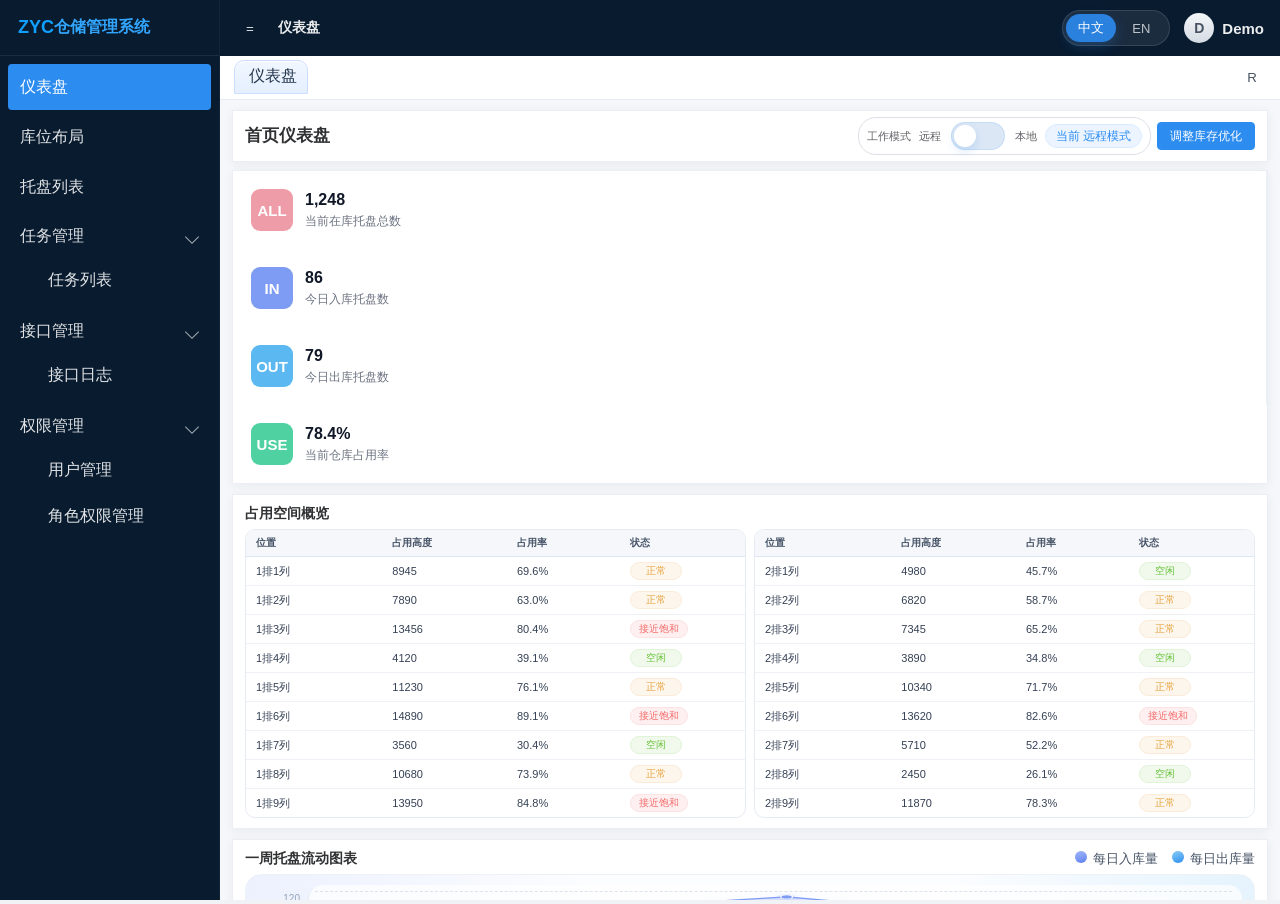
<file: index.html>
<!DOCTYPE html>
<html lang="zh-CN">
<head>
  <meta charset="UTF-8" />
  <meta name="viewport" content="width=device-width, initial-scale=1.0" />
  <title>ZYC WMS</title>
  <link rel="stylesheet" href="./assets/main.css" />
</head>
<body>
  <div class="layout-shell">
    <aside class="sidebar">
      <div class="brand">
        <span class="brand-mark">ZYC</span>
        <span class="brand-name">仓储管理系统</span>
      </div>

      <nav class="menu-tree">
        <button class="menu-link menu-link-root active" type="button" data-page="dashboard" data-menu-id="menu-dashboard">仪表盘</button>

        <button class="menu-link menu-link-root" type="button" data-page="location-layout" data-menu-id="menu-location-layout">库位布局</button>

        <button class="menu-link menu-link-root" type="button" data-page="pallet-list" data-menu-id="menu-pallet-list">托盘列表</button>

        <section class="menu-group open">
          <button class="menu-parent" type="button" data-group-toggle>
            <span>任务管理</span>
            <span class="menu-arrow" aria-hidden="true"></span>
          </button>
          <div class="menu-children">
            <button class="menu-link" type="button" data-page="task-list" data-menu-id="menu-task-list">任务列表</button>
          </div>
        </section>

        <section class="menu-group open">
          <button class="menu-parent" type="button" data-group-toggle>
            <span>接口管理</span>
            <span class="menu-arrow" aria-hidden="true"></span>
          </button>
          <div class="menu-children">
            <button class="menu-link" type="button" data-page="process-log" data-menu-id="menu-process-log">接口日志</button>
          </div>
        </section>

        <section class="menu-group open">
          <button class="menu-parent" type="button" data-group-toggle>
            <span>权限管理</span>
            <span class="menu-arrow" aria-hidden="true"></span>
          </button>
          <div class="menu-children">
            <button class="menu-link" type="button" data-page="user-management" data-menu-id="menu-user-management">用户管理</button>
            <button class="menu-link" type="button" data-page="role-permission" data-menu-id="menu-role-permission">角色权限管理</button>
          </div>
        </section>
      </nav>
    </aside>

    <main class="main-shell">
      <header class="global-header">
        <div class="header-left">
          <button class="header-btn" type="button">=</button>
          <div class="header-path">
            <span id="headerGroup">工作空间</span>
            <span id="headerSlash">/</span>
            <strong id="headerTitle">仪表盘</strong>
          </div>
        </div>

        <div class="header-right">
          <div class="lang-switch" id="langSwitch" aria-label="Language">
            <button class="lang-btn active" type="button" data-lang="zh">中文</button>
            <button class="lang-btn" type="button" data-lang="en">EN</button>
          </div>
          <div class="user-box">
            <span class="avatar">D</span>
            <span>Demo</span>
          </div>
        </div>
      </header>

      <section class="tabs-strip">
        <div class="tabs">
          <div class="tabs-list" id="tabsList"></div>
          <button class="refresh-btn" type="button" onclick="document.getElementById('contentFrame').contentWindow.location.reload()">R</button>
        </div>
      </section>

      <section class="frame-shell">
        <iframe id="contentFrame" title="ZYC WMS 原型内容区域" src="./pages/dashboard.html"></iframe>
      </section>
    </main>
  </div>

  <script src="./assets/i18n.js"></script>
  <script src="./assets/main.js"></script>
</body>
</html>
</file>
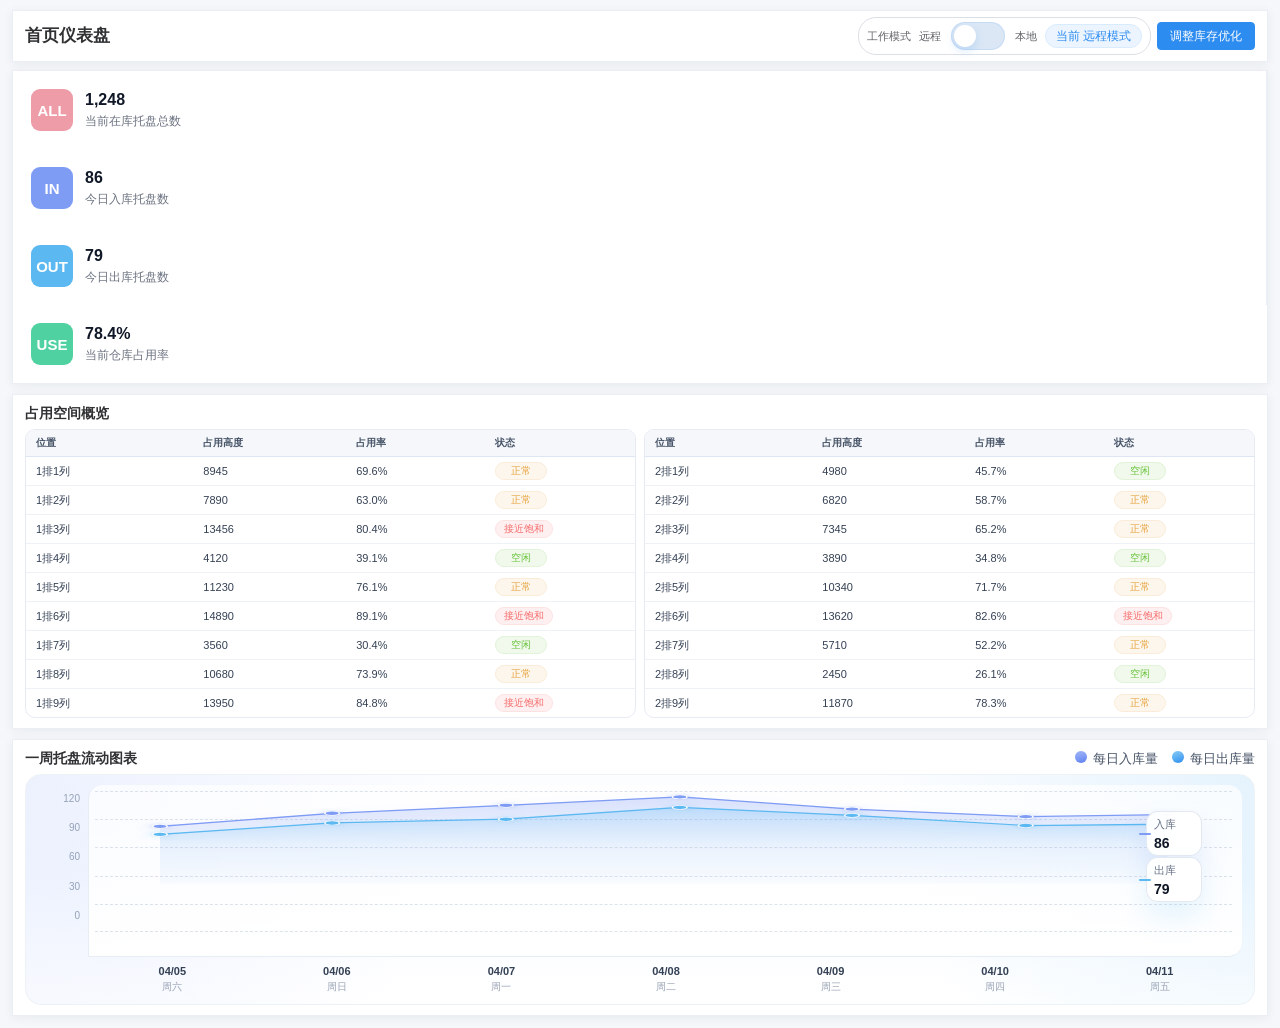
<file: pages/dashboard.html>
<!DOCTYPE html>
<html lang="zh-CN">
<head>
  <meta charset="UTF-8" />
  <meta name="viewport" content="width=device-width, initial-scale=1.0" />
  <title>仪表盘</title>
  <link rel="stylesheet" href="../assets/page.css" />
</head>
<body>
  <div class="page dashboard-page">
    <section class="page-header">
      <div>
        <h1>首页仪表盘</h1>
      </div>
      <div class="header-actions">
        <div class="mode-switch-shell">
          <span class="mode-switch-copy">工作模式</span>
          <label class="mode-switch" for="workModeToggle">
            <span class="mode-switch-label">远程</span>
            <input id="workModeToggle" type="checkbox" />
            <span class="mode-switch-track" aria-hidden="true"></span>
            <span class="mode-switch-label">本地</span>
          </label>
          <span class="chip info" id="workModeStatus">当前 远程模式</span>
        </div>
        <button class="btn" type="button">调整库存优化</button>
      </div>
    </section>

    <section class="kpi-grid">
      <article class="kpi-card">
        <div class="kpi-icon icon-stock">ALL</div>
        <div>
          <div class="kpi-value">1,248</div>
          <div class="kpi-label">当前在库托盘总数</div>
        </div>
      </article>
      <article class="kpi-card">
        <div class="kpi-icon icon-in">IN</div>
        <div>
          <div class="kpi-value">86</div>
          <div class="kpi-label">今日入库托盘数</div>
        </div>
      </article>
      <article class="kpi-card">
        <div class="kpi-icon icon-out">OUT</div>
        <div>
          <div class="kpi-value">79</div>
          <div class="kpi-label">今日出库托盘数</div>
        </div>
      </article>
      <article class="kpi-card">
        <div class="kpi-icon icon-rate">USE</div>
        <div>
          <div class="kpi-value">78.4%</div>
          <div class="kpi-label">当前仓库占用率</div>
        </div>
      </article>
    </section>

    <section class="dashboard-grid">
      <article class="chart-panel span-full">
        <div class="panel-title">
          <h3>占用空间概览</h3>
        </div>
        <div class="occupancy-overview">
          <article class="occupancy-card">
            <div class="occupancy-table">
              <div class="occupancy-row occupancy-head">
                <span>位置</span>
                <span>占用高度</span>
                <span>占用率</span>
                <span>状态</span>
              </div>
              <div class="occupancy-row">
                <span>1排1列</span>
                <span>8945</span>
                <span>69.6%</span>
                <span class="chip warning">正常</span>
              </div>
              <div class="occupancy-row">
                <span>1排2列</span>
                <span>7890</span>
                <span>63.0%</span>
                <span class="chip warning">正常</span>
              </div>
              <div class="occupancy-row">
                <span>1排3列</span>
                <span>13456</span>
                <span>80.4%</span>
                <span class="chip danger">接近饱和</span>
              </div>
              <div class="occupancy-row">
                <span>1排4列</span>
                <span>4120</span>
                <span>39.1%</span>
                <span class="chip success">空闲</span>
              </div>
              <div class="occupancy-row">
                <span>1排5列</span>
                <span>11230</span>
                <span>76.1%</span>
                <span class="chip warning">正常</span>
              </div>
              <div class="occupancy-row">
                <span>1排6列</span>
                <span>14890</span>
                <span>89.1%</span>
                <span class="chip danger">接近饱和</span>
              </div>
              <div class="occupancy-row">
                <span>1排7列</span>
                <span>3560</span>
                <span>30.4%</span>
                <span class="chip success">空闲</span>
              </div>
              <div class="occupancy-row">
                <span>1排8列</span>
                <span>10680</span>
                <span>73.9%</span>
                <span class="chip warning">正常</span>
              </div>
              <div class="occupancy-row">
                <span>1排9列</span>
                <span>13950</span>
                <span>84.8%</span>
                <span class="chip danger">接近饱和</span>
              </div>
            </div>
          </article>

          <article class="occupancy-card">
            <div class="occupancy-table">
              <div class="occupancy-row occupancy-head">
                <span>位置</span>
                <span>占用高度</span>
                <span>占用率</span>
                <span>状态</span>
              </div>
              <div class="occupancy-row">
                <span>2排1列</span>
                <span>4980</span>
                <span>45.7%</span>
                <span class="chip success">空闲</span>
              </div>
              <div class="occupancy-row">
                <span>2排2列</span>
                <span>6820</span>
                <span>58.7%</span>
                <span class="chip warning">正常</span>
              </div>
              <div class="occupancy-row">
                <span>2排3列</span>
                <span>7345</span>
                <span>65.2%</span>
                <span class="chip warning">正常</span>
              </div>
              <div class="occupancy-row">
                <span>2排4列</span>
                <span>3890</span>
                <span>34.8%</span>
                <span class="chip success">空闲</span>
              </div>
              <div class="occupancy-row">
                <span>2排5列</span>
                <span>10340</span>
                <span>71.7%</span>
                <span class="chip warning">正常</span>
              </div>
              <div class="occupancy-row">
                <span>2排6列</span>
                <span>13620</span>
                <span>82.6%</span>
                <span class="chip danger">接近饱和</span>
              </div>
              <div class="occupancy-row">
                <span>2排7列</span>
                <span>5710</span>
                <span>52.2%</span>
                <span class="chip warning">正常</span>
              </div>
              <div class="occupancy-row">
                <span>2排8列</span>
                <span>2450</span>
                <span>26.1%</span>
                <span class="chip success">空闲</span>
              </div>
              <div class="occupancy-row">
                <span>2排9列</span>
                <span>11870</span>
                <span>78.3%</span>
                <span class="chip warning">正常</span>
              </div>
            </div>
          </article>
        </div>
      </article>

      <article class="chart-panel span-full">
        <div class="panel-title">
          <h3>一周托盘流动图表</h3>
          <div class="chart-legend">
            <span><i class="legend-dot line-inbound"></i>每日入库量</span>
            <span><i class="legend-dot line-outbound"></i>每日出库量</span>
          </div>
        </div>
        <div class="line-chart-shell" role="img" aria-label="最近七天每日托盘入库与出库趋势折线图">
          <div class="line-chart">
            <div class="line-y-axis">
              <span>120</span>
              <span>90</span>
              <span>60</span>
              <span>30</span>
              <span>0</span>
            </div>
            <div class="line-plot-area">
              <div class="line-grid">
                <span></span>
                <span></span>
                <span></span>
                <span></span>
                <span></span>
              </div>
              <svg viewBox="0 0 700 240" preserveAspectRatio="none" aria-hidden="true">
                <defs>
                  <linearGradient id="inboundAreaGradient" x1="0" x2="0" y1="0" y2="1">
                    <stop offset="0%" stop-color="#7f9cf5" stop-opacity="0.28" />
                    <stop offset="55%" stop-color="#7f9cf5" stop-opacity="0.08" />
                    <stop offset="100%" stop-color="#7f9cf5" stop-opacity="0.02" />
                  </linearGradient>
                  <linearGradient id="outboundAreaGradient" x1="0" x2="0" y1="0" y2="1">
                    <stop offset="0%" stop-color="#5bb8f1" stop-opacity="0.22" />
                    <stop offset="55%" stop-color="#5bb8f1" stop-opacity="0.06" />
                    <stop offset="100%" stop-color="#5bb8f1" stop-opacity="0.02" />
                  </linearGradient>
                  <filter id="lineGlow" x="-20%" y="-20%" width="140%" height="140%">
                    <feDropShadow dx="0" dy="8" stdDeviation="10" flood-color="#7f9cf5" flood-opacity="0.16" />
                  </filter>
                  <filter id="lineGlowBlue" x="-20%" y="-20%" width="140%" height="140%">
                    <feDropShadow dx="0" dy="8" stdDeviation="10" flood-color="#5bb8f1" flood-opacity="0.16" />
                  </filter>
                  <filter id="pointGlowInbound" x="-200%" y="-200%" width="400%" height="400%">
                    <feDropShadow dx="0" dy="0" stdDeviation="2.6" flood-color="#7f9cf5" flood-opacity="0.36" />
                    <feDropShadow dx="0" dy="0" stdDeviation="6" flood-color="#7f9cf5" flood-opacity="0.12" />
                  </filter>
                  <filter id="pointGlowOutbound" x="-200%" y="-200%" width="400%" height="400%">
                    <feDropShadow dx="0" dy="0" stdDeviation="2.6" flood-color="#5bb8f1" flood-opacity="0.34" />
                    <feDropShadow dx="0" dy="0" stdDeviation="6" flood-color="#5bb8f1" flood-opacity="0.12" />
                  </filter>
                </defs>
                <path class="line-area line-area-inbound" d="M40 84 L146 53 L253 34 L360 14 L466 43 L573 61 L660 56 L660 220 L40 220 Z"></path>
                <path class="line-area line-area-outbound" d="M40 103 L146 76 L253 67 L360 39 L466 58 L573 82 L660 79 L660 220 L40 220 Z"></path>
                <path class="line-path line-path-inbound" d="M40 84 L146 53 L253 34 L360 14 L466 43 L573 61 L660 56"></path>
                <path class="line-path line-path-outbound" d="M40 103 L146 76 L253 67 L360 39 L466 58 L573 82 L660 79"></path>
                <g class="line-points line-points-inbound">
                  <circle cx="40" cy="84" r="4"></circle>
                  <circle cx="146" cy="53" r="4"></circle>
                  <circle cx="253" cy="34" r="4"></circle>
                  <circle cx="360" cy="14" r="4"></circle>
                  <circle cx="466" cy="43" r="4"></circle>
                  <circle cx="573" cy="61" r="4"></circle>
                  <circle cx="660" cy="56" r="4"></circle>
                </g>
                <g class="line-points line-points-outbound">
                  <circle cx="40" cy="103" r="4"></circle>
                  <circle cx="146" cy="76" r="4"></circle>
                  <circle cx="253" cy="67" r="4"></circle>
                  <circle cx="360" cy="39" r="4"></circle>
                  <circle cx="466" cy="58" r="4"></circle>
                  <circle cx="573" cy="82" r="4"></circle>
                  <circle cx="660" cy="79" r="4"></circle>
                </g>
              </svg>
              <div class="line-end-label inbound" style="left: calc(100% - 96px); top: 26px;">
                <span>入库</span>
                <strong>86</strong>
              </div>
              <div class="line-end-label outbound" style="left: calc(100% - 96px); top: 72px;">
                <span>出库</span>
                <strong>79</strong>
              </div>
            </div>
          </div>
          <div class="line-x-axis">
            <span><strong>04/05</strong><em>周六</em></span>
            <span><strong>04/06</strong><em>周日</em></span>
            <span><strong>04/07</strong><em>周一</em></span>
            <span><strong>04/08</strong><em>周二</em></span>
            <span><strong>04/09</strong><em>周三</em></span>
            <span><strong>04/10</strong><em>周四</em></span>
            <span><strong>04/11</strong><em>周五</em></span>
          </div>
        </div>
      </article>
    </section>
  </div>

  <script src="../assets/i18n.js"></script>
  <script>
    const workModeToggle = document.getElementById('workModeToggle');
    const workModeStatus = document.getElementById('workModeStatus');

    function updateWorkMode() {
      workModeStatus.textContent = workModeToggle.checked ? '当前 本地模式' : '当前 远程模式';
    }

    workModeToggle.addEventListener('change', updateWorkMode);
    updateWorkMode();
  </script>
</body>
</html>
</file>
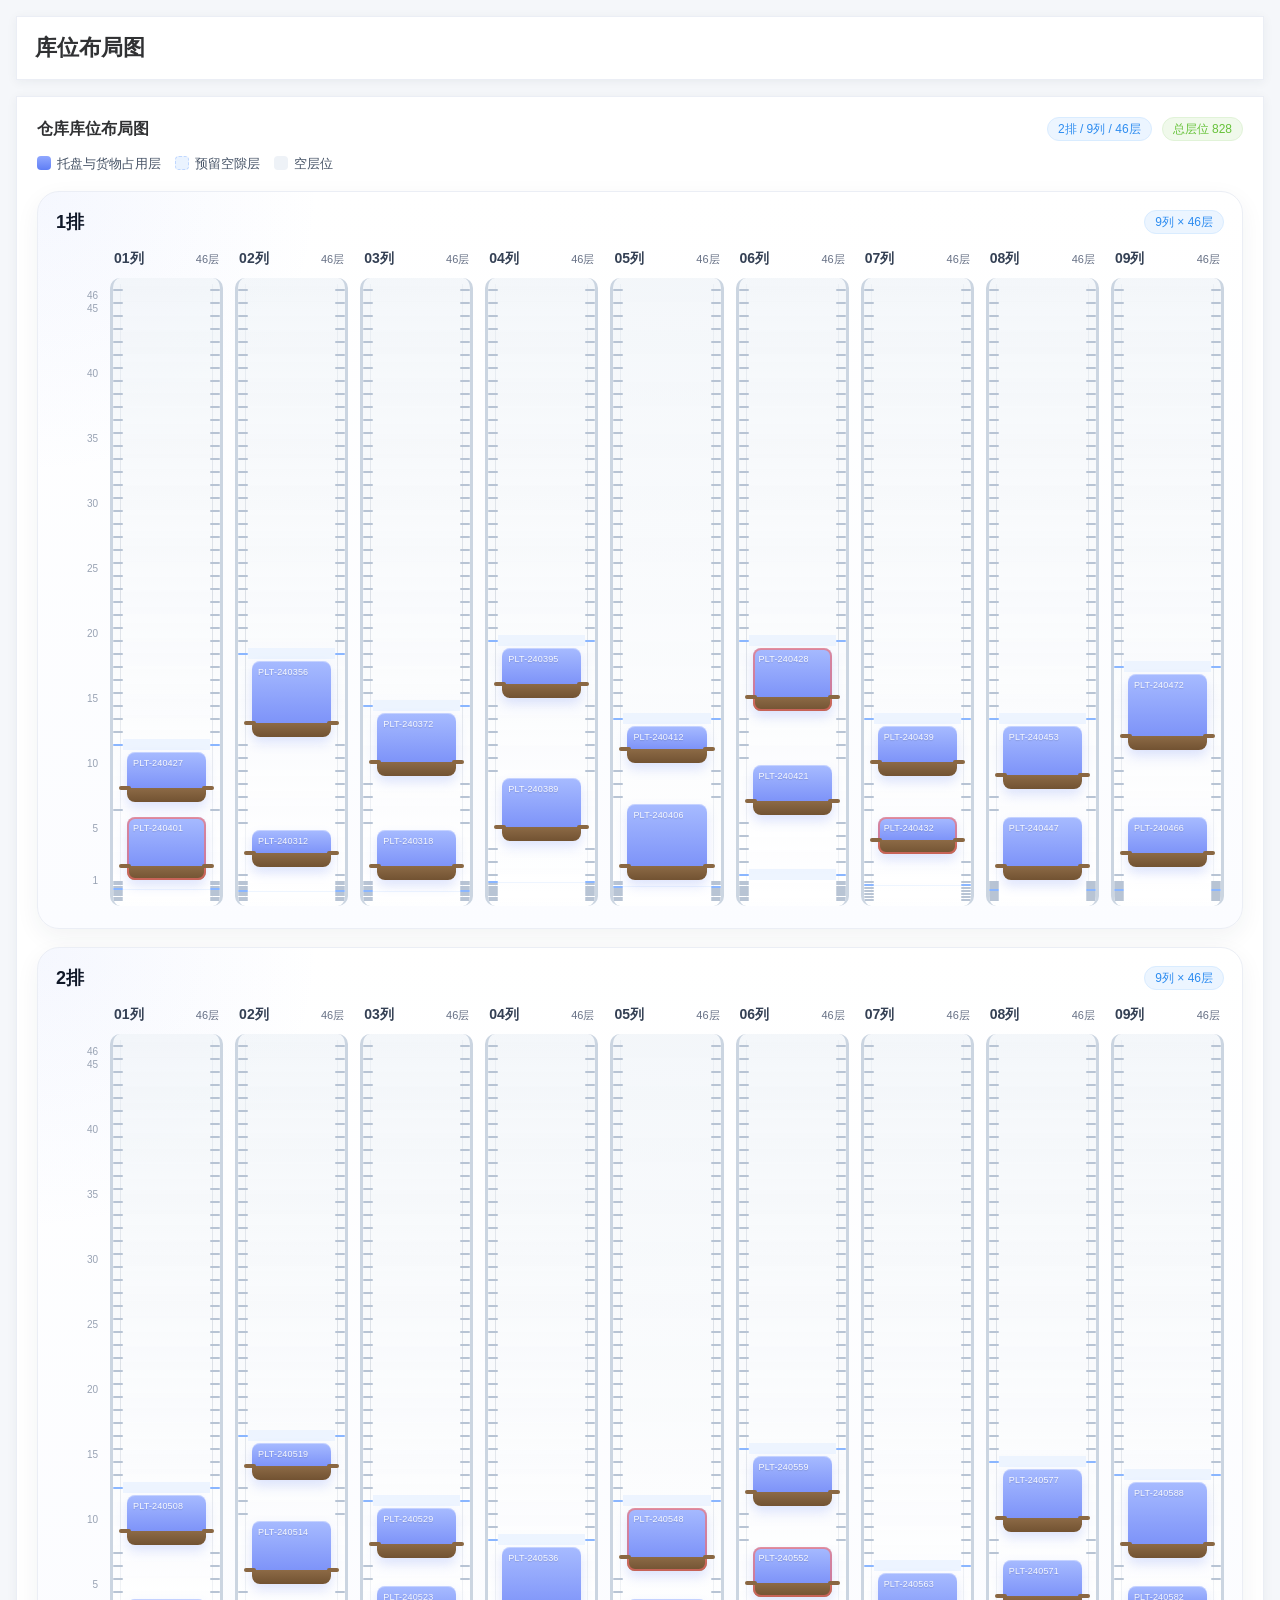
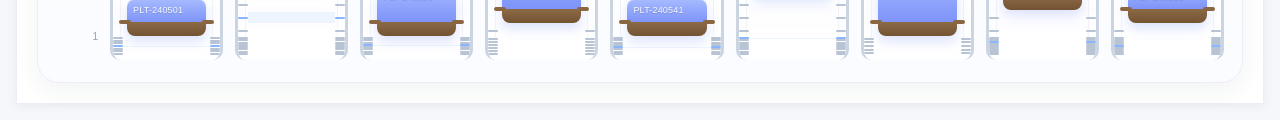
<file: pages/location-layout.html>
<!DOCTYPE html>
<html lang="zh-CN">
<head>
  <meta charset="UTF-8" />
  <meta name="viewport" content="width=device-width, initial-scale=1.0" />
  <title>库位布局</title>
  <link rel="stylesheet" href="../assets/page.css" />
</head>
<body>
  <div class="page">
    <section class="page-header">
      <div>
        <h1>库位布局图</h1>
      </div>
    </section>

    <section class="panel rack-layout-panel">
      <div class="panel-title">
        <h3>仓库库位布局图</h3>
        <div class="legend">
          <span class="chip info">2排 / 9列 / 46层</span>
          <span class="chip success">总层位 828</span>
        </div>
      </div>

      <div class="rack-legend">
        <span><i class="rack-legend-swatch pallet"></i>托盘与货物占用层</span>
        <span><i class="rack-legend-swatch clearance"></i>预留空隙层</span>
        <span><i class="rack-legend-swatch empty"></i>空层位</span>
      </div>

      <div id="rackLayoutBoard" class="rack-layout-board"></div>
    </section>
  </div>

  <div id="palletCardOverlay" class="pallet-card-overlay" hidden>
    <article class="pallet-card" role="dialog" aria-modal="true" aria-labelledby="palletCardTitle">
      <div class="pallet-card-head">
        <div>
          <h3 id="palletCardTitle">托盘详情</h3>
        </div>
        <button id="closePalletCard" class="pallet-card-close" type="button" aria-label="关闭信息卡片">x</button>
      </div>

      <div class="pallet-card-body">
        <div class="pallet-info-grid">
          <div class="pallet-info-item">
            <div class="pallet-info-head">
              <span class="pallet-info-label">托盘编码</span>
              <button id="editCodeBtn" class="link-btn pallet-inline-btn" type="button">编辑</button>
            </div>
            <strong id="palletCodeText"></strong>
            <input id="palletCodeInput" class="pallet-inline-input" type="text" hidden />
          </div>
          <div class="pallet-info-item">
            <span class="pallet-info-label">高度</span>
            <strong id="palletHeightText"></strong>
          </div>
          <div class="pallet-info-item">
            <span class="pallet-info-label">位置</span>
            <strong id="palletAddressText"></strong>
          </div>
          <div class="pallet-info-item span-2">
            <span class="pallet-info-label">锁定状态</span>
            <div><span id="palletStatusChip" class="chip"></span></div>
          </div>
        </div>
      </div>

      <div class="pallet-card-actions">
        <button id="clearPalletBtn" class="btn-outline" type="button">清空托盘</button>
        <button id="toggleLockBtn" class="btn-soft" type="button">锁定</button>
        <button id="removePalletBtn" class="btn-danger" type="button">移除</button>
      </div>
    </article>
  </div>

  <div id="confirmOverlay" class="confirm-overlay" hidden>
    <article class="confirm-card" role="dialog" aria-modal="true" aria-labelledby="confirmTitle">
      <h3 id="confirmTitle">操作确认</h3>
      <p id="confirmMessage"></p>
      <div class="confirm-actions">
        <button id="confirmCancelBtn" class="btn-outline" type="button">取消</button>
        <button id="confirmActionBtn" class="btn" type="button">确认</button>
      </div>
    </article>
  </div>

  <script src="../assets/i18n.js"></script>
  <script>
    const TOTAL_LEVELS = 46;
    let rackRows = [
      {
        name: '1排',
        note: '上层库排，用于大件与高货型托盘混合存放',
        columns: [
          { id: '01', placements: [{ start: 1, height: 5, clearance: 1, pallet: 'PLT-240401', cargo: '物料A' }, { start: 7, height: 4, clearance: 1, pallet: 'PLT-240427', cargo: '物料B' }] },
          { id: '02', placements: [{ start: 2, height: 3, clearance: 1, pallet: 'PLT-240312', cargo: '物料C' }, { start: 12, height: 6, clearance: 1, pallet: 'PLT-240356', cargo: '物料D' }] },
          { id: '03', placements: [{ start: 1, height: 4, clearance: 1, pallet: 'PLT-240318', cargo: '物料E' }, { start: 9, height: 5, clearance: 1, pallet: 'PLT-240372', cargo: '物料F' }] },
          { id: '04', placements: [{ start: 4, height: 5, clearance: 1, pallet: 'PLT-240389', cargo: '物料G' }, { start: 15, height: 4, clearance: 1, pallet: 'PLT-240395', cargo: '物料H' }] },
          { id: '05', placements: [{ start: 1, height: 6, clearance: 1, pallet: 'PLT-240406', cargo: '物料I' }, { start: 10, height: 3, clearance: 1, pallet: 'PLT-240412', cargo: '物料J' }] },
          { id: '06', placements: [{ start: 6, height: 4, clearance: 1, pallet: 'PLT-240421', cargo: '物料K' }, { start: 14, height: 5, clearance: 1, pallet: 'PLT-240428', cargo: '物料L' }] },
          { id: '07', placements: [{ start: 3, height: 3, clearance: 1, pallet: 'PLT-240432', cargo: '物料M' }, { start: 9, height: 4, clearance: 1, pallet: 'PLT-240439', cargo: '物料N' }] },
          { id: '08', placements: [{ start: 1, height: 5, clearance: 1, pallet: 'PLT-240447', cargo: '物料O' }, { start: 8, height: 5, clearance: 1, pallet: 'PLT-240453', cargo: '物料P' }] },
          { id: '09', placements: [{ start: 2, height: 4, clearance: 1, pallet: 'PLT-240466', cargo: '物料Q' }, { start: 11, height: 6, clearance: 1, pallet: 'PLT-240472', cargo: '物料R' }] }
        ]
      },
      {
        name: '2排',
        note: '下层库排，用于常规周转与中高货型托盘存放',
        columns: [
          { id: '01', placements: [{ start: 1, height: 3, clearance: 1, pallet: 'PLT-240501', cargo: '物料S' }, { start: 8, height: 4, clearance: 1, pallet: 'PLT-240508', cargo: '物料T' }] },
          { id: '02', placements: [{ start: 5, height: 5, clearance: 1, pallet: 'PLT-240514', cargo: '物料U' }, { start: 13, height: 3, clearance: 1, pallet: 'PLT-240519', cargo: '物料V' }] },
          { id: '03', placements: [{ start: 1, height: 4, clearance: 1, pallet: 'PLT-240523', cargo: '物料W' }, { start: 7, height: 4, clearance: 1, pallet: 'PLT-240529', cargo: '物料X' }] },
          { id: '04', placements: [{ start: 2, height: 6, clearance: 1, pallet: 'PLT-240536', cargo: '物料Y' }] },
          { id: '05', placements: [{ start: 1, height: 3, clearance: 1, pallet: 'PLT-240541', cargo: '物料Z' }, { start: 6, height: 5, clearance: 1, pallet: 'PLT-240548', cargo: '物料AA' }] },
          { id: '06', placements: [{ start: 4, height: 4, clearance: 1, pallet: 'PLT-240552', cargo: '物料AB' }, { start: 11, height: 4, clearance: 1, pallet: 'PLT-240559', cargo: '物料AC' }] },
          { id: '07', placements: [{ start: 1, height: 5, clearance: 1, pallet: 'PLT-240563', cargo: '物料AD' }] },
          { id: '08', placements: [{ start: 3, height: 4, clearance: 1, pallet: 'PLT-240571', cargo: '物料AE' }, { start: 9, height: 5, clearance: 1, pallet: 'PLT-240577', cargo: '物料AF' }] },
          { id: '09', placements: [{ start: 2, height: 3, clearance: 1, pallet: 'PLT-240582', cargo: '物料AG' }, { start: 7, height: 6, clearance: 1, pallet: 'PLT-240588', cargo: '物料AH' }] }
        ]
      }
    ];

    const board = document.getElementById('rackLayoutBoard');
    const palletCardOverlay = document.getElementById('palletCardOverlay');
    const closePalletCard = document.getElementById('closePalletCard');
    const palletCodeText = document.getElementById('palletCodeText');
    const palletCodeInput = document.getElementById('palletCodeInput');
    const palletHeightText = document.getElementById('palletHeightText');
    const palletAddressText = document.getElementById('palletAddressText');
    const palletStatusChip = document.getElementById('palletStatusChip');
    const editCodeBtn = document.getElementById('editCodeBtn');
    const clearPalletBtn = document.getElementById('clearPalletBtn');
    const toggleLockBtn = document.getElementById('toggleLockBtn');
    const removePalletBtn = document.getElementById('removePalletBtn');
    const confirmOverlay = document.getElementById('confirmOverlay');
    const confirmTitle = document.getElementById('confirmTitle');
    const confirmMessage = document.getElementById('confirmMessage');
    const confirmCancelBtn = document.getElementById('confirmCancelBtn');
    const confirmActionBtn = document.getElementById('confirmActionBtn');
    let selectedPlacementRef = null;
    let codeEditing = false;
    let pendingConfirmAction = null;

    rackRows = rackRows.map((row, rowIndex) => ({
      ...row,
      columns: row.columns.map((column, columnIndex) => ({
        ...column,
        placements: column.placements.map((item, placementIndex) => ({
          ...item,
          heightMm: item.heightMm || 180 + item.height * 280,
          status: item.status || ((rowIndex + columnIndex + placementIndex) % 6 === 0 ? '锁定' : '正常')
        }))
      }))
    }));

    function toGridStart(startLevelFromBottom, height) {
      return TOTAL_LEVELS - (startLevelFromBottom + height - 1) + 1;
    }

    function getPlacement(ref) {
      if (!ref) return null;
      return rackRows[ref.rowIndex]?.columns?.[ref.columnIndex]?.placements?.[ref.placementIndex] || null;
    }

    function getAddress(ref, item) {
      return `${ref.rowIndex + 1}-${parseInt(rackRows[ref.rowIndex].columns[ref.columnIndex].id, 10)}-${item.start}`;
    }

    function getHeightText(item) {
      if (item.isEmpty) {
        return '';
      }
      return `${item.heightMm} mm（占用 ${item.height} 层）`;
    }

    function syncInlineEditor(isEditing, valueEl, inputEl, buttonEl, value) {
      valueEl.hidden = isEditing;
      inputEl.hidden = !isEditing;
      inputEl.value = value;
      buttonEl.textContent = isEditing ? '保存' : '编辑';
    }

    function closeInfoCard() {
      palletCardOverlay.hidden = true;
      selectedPlacementRef = null;
      codeEditing = false;
    }

    function openConfirmDialog(title, message, actionLabel, onConfirm) {
      pendingConfirmAction = onConfirm;
      confirmTitle.textContent = title;
      confirmMessage.textContent = message;
      confirmActionBtn.textContent = actionLabel;
      confirmOverlay.hidden = false;
    }

    function closeConfirmDialog() {
      confirmOverlay.hidden = true;
      pendingConfirmAction = null;
    }

    function syncInfoCard() {
      const item = getPlacement(selectedPlacementRef);
      if (!item) {
        closeInfoCard();
        return;
      }

      const isEmpty = Boolean(item.isEmpty);
      palletCodeText.textContent = isEmpty ? '' : item.pallet;
      palletHeightText.textContent = getHeightText(item);
      palletAddressText.textContent = isEmpty ? '' : getAddress(selectedPlacementRef, item);
      palletStatusChip.textContent = isEmpty ? '' : item.status;
      palletStatusChip.className = isEmpty ? 'chip' : `chip ${item.status === '锁定' ? 'danger' : 'success'}`;
      palletStatusChip.hidden = isEmpty;
      toggleLockBtn.textContent = isEmpty ? '锁定' : (item.status === '锁定' ? '解锁' : '锁定');
      clearPalletBtn.textContent = isEmpty ? '已清空' : '清空托盘';
      clearPalletBtn.disabled = isEmpty;
      editCodeBtn.disabled = isEmpty;
      toggleLockBtn.disabled = isEmpty;
      removePalletBtn.disabled = isEmpty;
      syncInlineEditor(codeEditing && !isEmpty, palletCodeText, palletCodeInput, editCodeBtn, item.pallet);
    }

    function openInfoCard(ref) {
      selectedPlacementRef = ref;
      codeEditing = false;
      syncInfoCard();
      palletCardOverlay.hidden = false;
    }

    function createScale() {
      const scale = document.createElement('div');
      scale.className = 'rack-scale';

      for (let level = TOTAL_LEVELS; level >= 1; level -= 1) {
        const tick = document.createElement('span');
        tick.className = 'rack-scale-tick';
        tick.textContent = level === TOTAL_LEVELS || level === 1 || level % 5 === 0 ? level : '';
        scale.appendChild(tick);
      }

      return scale;
    }

    function createColumn(column, rowIndex, columnIndex) {
      const columnEl = document.createElement('article');
      columnEl.className = 'rack-column';

      const head = document.createElement('div');
      head.className = 'rack-column-head';
      head.innerHTML = `<strong>${column.id}列</strong><span>46层</span>`;
      columnEl.appendChild(head);

      const levels = document.createElement('div');
      levels.className = 'rack-levels';

      const clearanceLevels = new Set();
      column.placements.forEach((item) => {
        for (let i = 0; i < item.clearance; i += 1) {
          clearanceLevels.add(item.start + item.height + i);
        }
      });

      for (let level = TOTAL_LEVELS; level >= 1; level -= 1) {
        const slot = document.createElement('div');
        slot.className = 'rack-slot';
        if (clearanceLevels.has(level)) {
          slot.classList.add('is-clearance');
          slot.title = `第 ${level} 层预留空隙`;
        } else {
          slot.title = `第 ${level} 层`;
        }
        levels.appendChild(slot);
      }

      column.placements.forEach((item, index) => {
        const load = document.createElement('div');
        load.className = 'rack-load';
        if (item.status === '锁定') {
          load.classList.add('is-locked');
        }
        load.style.gridRow = `${toGridStart(item.start, item.height)} / span ${item.height}`;
        load.tabIndex = 0;
        load.dataset.rowIndex = rowIndex;
        load.dataset.columnIndex = columnIndex;
        load.dataset.placementIndex = index;
        load.innerHTML = `
          <span class="rack-load-pallet">${item.pallet}</span>
        `;
        load.title = `${item.pallet}：第 ${item.start} 层放托盘，占用 ${item.height} 层，顶部预留 ${item.clearance} 层`;
        load.addEventListener('click', () => openInfoCard({ rowIndex, columnIndex, placementIndex: index }));
        load.addEventListener('keydown', (event) => {
          if (event.key === 'Enter' || event.key === ' ') {
            event.preventDefault();
            openInfoCard({ rowIndex, columnIndex, placementIndex: index });
          }
        });
        levels.appendChild(load);
      });

      columnEl.appendChild(levels);
      return columnEl;
    }

    function renderBoard() {
      board.innerHTML = '';

      rackRows.forEach((row, rowIndex) => {
        const rowCard = document.createElement('section');
        rowCard.className = 'rack-row-card';

        const rowHeader = document.createElement('div');
        rowHeader.className = 'rack-row-header';
        rowHeader.innerHTML = `
          <div>
            <h4>${row.name}</h4>
          </div>
          <span class="chip info">9列 × 46层</span>
        `;
        rowCard.appendChild(rowHeader);

        const rackBody = document.createElement('div');
        rackBody.className = 'rack-row-body';
        rackBody.appendChild(createScale());

        const columns = document.createElement('div');
        columns.className = 'rack-columns';
        row.columns.forEach((column, columnIndex) => {
          columns.appendChild(createColumn(column, rowIndex, columnIndex));
        });

        rackBody.appendChild(columns);
        rowCard.appendChild(rackBody);
        board.appendChild(rowCard);
      });
    }

    editCodeBtn.addEventListener('click', () => {
      const item = getPlacement(selectedPlacementRef);
      if (!item) return;

      if (!codeEditing) {
        if (item.isEmpty) return;
        codeEditing = true;
        syncInfoCard();
        palletCodeInput.focus();
        palletCodeInput.select();
        return;
      }

      item.pallet = palletCodeInput.value.trim() || item.pallet;
      codeEditing = false;
      renderBoard();
      syncInfoCard();
    });

    clearPalletBtn.addEventListener('click', () => {
      const item = getPlacement(selectedPlacementRef);
      if (!item) return;

      openConfirmDialog(
        '确认清空托盘',
        `确认要清空托盘 ${item.pallet} 吗？确认后该托盘将变为空托。`,
        '确认清空',
        () => {
          item.cargo = '空托盘';
          item.isEmpty = true;
          item.height = 1;
          item.heightMm = 150;
          item.clearance = 0;
          renderBoard();
          syncInfoCard();
        }
      );
    });

    toggleLockBtn.addEventListener('click', () => {
      const item = getPlacement(selectedPlacementRef);
      if (!item) return;

      const willLock = item.status !== '锁定';
      openConfirmDialog(
        willLock ? '确认锁定托盘' : '确认解锁托盘',
        willLock
          ? `确认要锁定托盘 ${item.pallet} 吗？锁定后将显示为锁定状态。`
          : `确认要解锁托盘 ${item.pallet} 吗？解锁后将恢复为正常状态。`,
        willLock ? '确认锁定' : '确认解锁',
        () => {
          item.status = willLock ? '锁定' : '正常';
          renderBoard();
          syncInfoCard();
        }
      );
    });

    removePalletBtn.addEventListener('click', () => {
      if (!selectedPlacementRef) return;

      const column = rackRows[selectedPlacementRef.rowIndex].columns[selectedPlacementRef.columnIndex];
      const item = column.placements[selectedPlacementRef.placementIndex];

      openConfirmDialog(
        '确认移除托盘',
        `确认要将托盘 ${item.pallet} 从当前库位移除吗？确认后该库位将无托盘信息。`,
        '确认移除',
        () => {
          column.placements.splice(selectedPlacementRef.placementIndex, 1);
          renderBoard();
          closeInfoCard();
        }
      );
    });

    closePalletCard.addEventListener('click', closeInfoCard);
    palletCardOverlay.addEventListener('click', (event) => {
      if (event.target === palletCardOverlay) {
        closeInfoCard();
      }
    });
    confirmCancelBtn.addEventListener('click', closeConfirmDialog);
    confirmActionBtn.addEventListener('click', () => {
      if (pendingConfirmAction) {
        pendingConfirmAction();
      }
      closeConfirmDialog();
    });
    confirmOverlay.addEventListener('click', (event) => {
      if (event.target === confirmOverlay) {
        closeConfirmDialog();
      }
    });
    document.addEventListener('keydown', (event) => {
      if (event.key === 'Escape' && !confirmOverlay.hidden) {
        closeConfirmDialog();
        return;
      }

      if (event.key === 'Escape' && !palletCardOverlay.hidden) {
        closeInfoCard();
      }
    });

    renderBoard();
  </script>
</body>
</html>
</file>
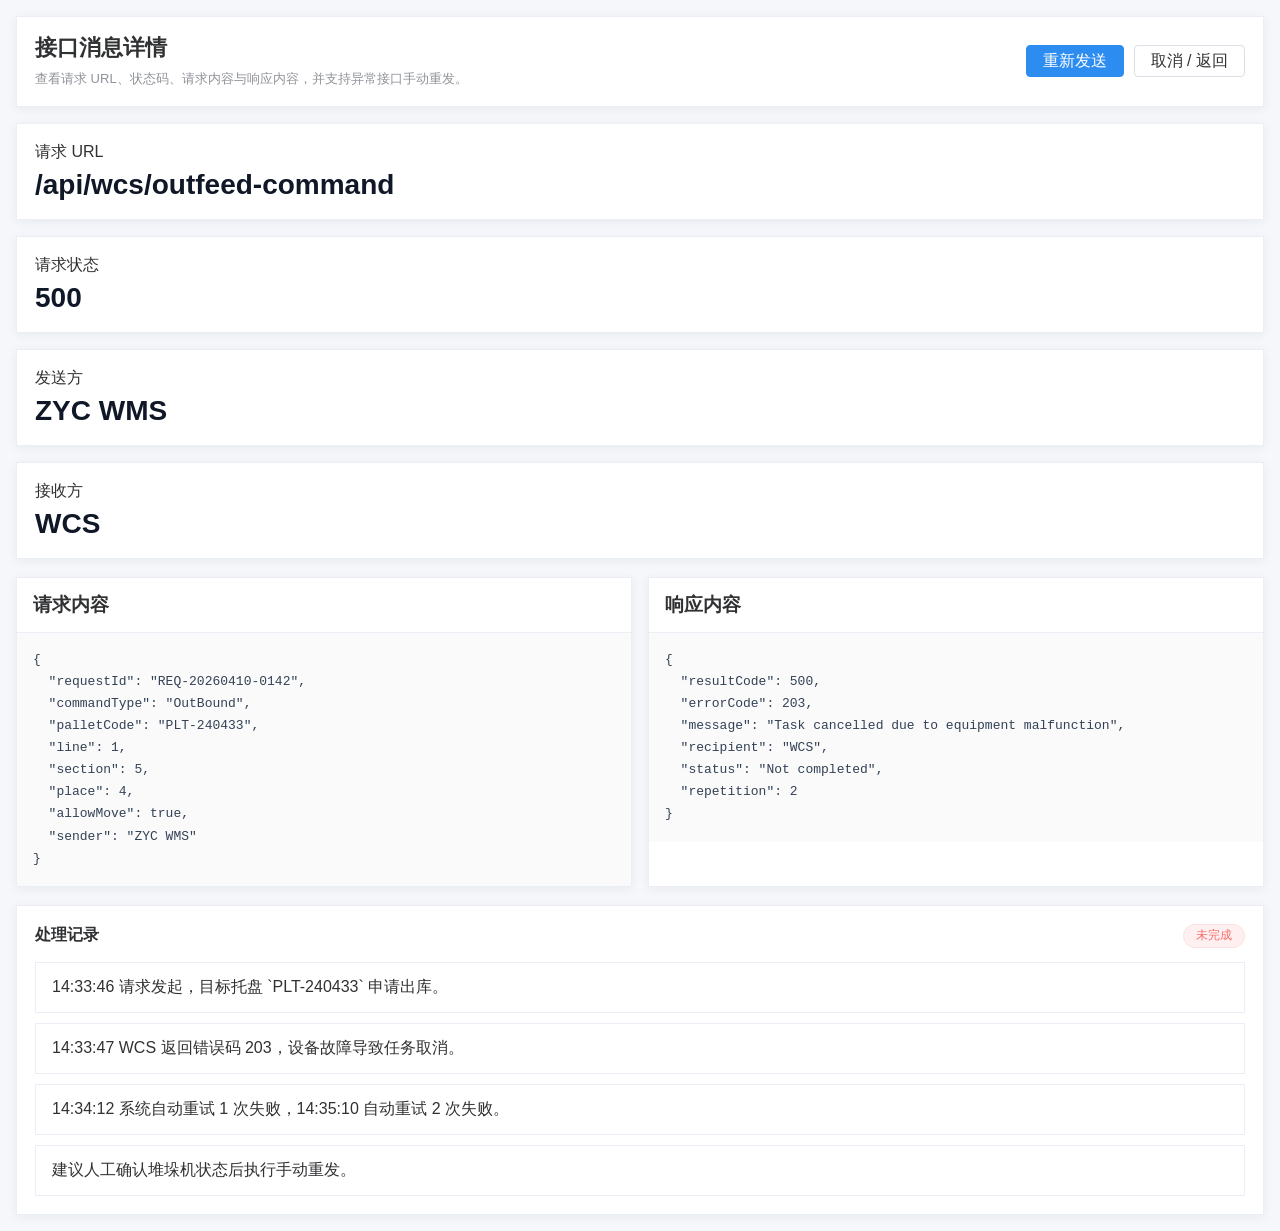
<file: pages/message-detail.html>
<!DOCTYPE html>
<html lang="zh-CN">
<head>
  <meta charset="UTF-8" />
  <meta name="viewport" content="width=device-width, initial-scale=1.0" />
  <title>接口消息详情</title>
  <link rel="stylesheet" href="../assets/page.css" />
</head>
<body>
  <div class="page">
    <section class="page-header">
      <div>
        <h1>接口消息详情</h1>
        <p class="subtitle">查看请求 URL、状态码、请求内容与响应内容，并支持异常接口手动重发。</p>
      </div>
      <div class="header-actions">
        <button class="btn" type="button">重新发送</button>
        <button class="btn-outline" type="button" onclick="window.top.postMessage({ type: 'navigate', page: 'process-log' }, '*')">取消 / 返回</button>
      </div>
    </section>

    <section class="grid-4">
      <article class="mini-stat">请求 URL<strong>/api/wcs/outfeed-command</strong></article>
      <article class="mini-stat">请求状态<strong>500</strong></article>
      <article class="mini-stat">发送方<strong>ZYC WMS</strong></article>
      <article class="mini-stat">接收方<strong>WCS</strong></article>
    </section>

    <section class="code-grid" style="margin-top: 18px;">
      <article class="code-panel">
        <h3>Request Content</h3>
        <pre>{
  "requestId": "REQ-20260410-0142",
  "commandType": "OutBound",
  "palletCode": "PLT-240433",
  "line": 1,
  "section": 5,
  "place": 4,
  "allowMove": true,
  "sender": "ZYC WMS"
}</pre>
      </article>

      <article class="code-panel">
        <h3>Response Content</h3>
        <pre>{
  "resultCode": 500,
  "errorCode": 203,
  "message": "Task cancelled due to equipment malfunction",
  "recipient": "WCS",
  "status": "Not completed",
  "repetition": 2
}</pre>
      </article>
    </section>

    <section class="panel" style="margin-top: 18px;">
      <div class="panel-title">
        <h3>处理记录</h3>
        <span class="chip danger">未完成</span>
      </div>
      <div class="stack-list">
        <div class="stack-item">14:33:46 请求发起，目标托盘 `PLT-240433` 申请出库。</div>
        <div class="stack-item">14:33:47 WCS 返回错误码 203，设备故障导致任务取消。</div>
        <div class="stack-item">14:34:12 系统自动重试 1 次失败，14:35:10 自动重试 2 次失败。</div>
        <div class="stack-item">建议人工确认堆垛机状态后执行手动重发。</div>
      </div>
    </section>
  </div>
  <script src="../assets/i18n.js"></script>
</body>
</html>
</file>
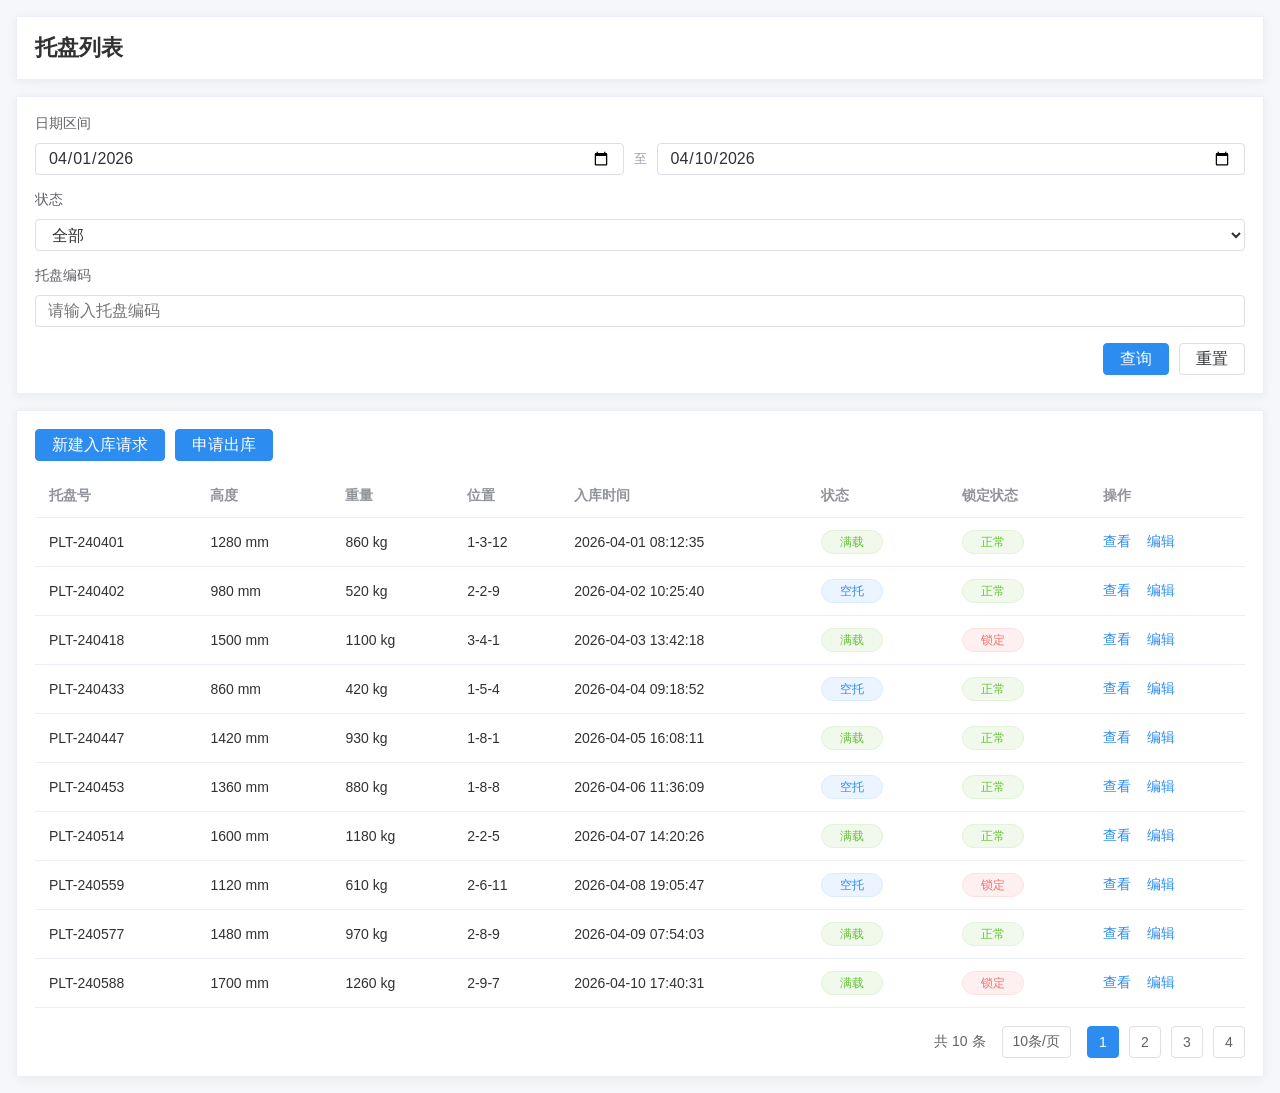
<file: pages/pallet-list.html>
<!DOCTYPE html>
<html lang="zh-CN">
<head>
  <meta charset="UTF-8" />
  <meta name="viewport" content="width=device-width, initial-scale=1.0" />
  <title>托盘列表</title>
  <link rel="stylesheet" href="../assets/page.css" />
</head>
<body>
  <div class="page">
    <section class="page-header">
      <div>
        <h1>托盘列表</h1>
      </div>
    </section>

    <section class="panel">
      <div class="filters single-row pallet-filters">
        <div class="field date-range-field">
          <label>日期区间</label>
          <div class="date-range-input">
            <input id="startDate" type="date" value="2026-04-01" />
            <span class="date-range-sep">至</span>
            <input id="endDate" type="date" value="2026-04-10" />
          </div>
        </div>
        <div class="field">
          <label>状态</label>
          <select id="statusFilter">
            <option value="">全部</option>
            <option value="满载">满载</option>
            <option value="空托">空托</option>
          </select>
        </div>
        <div class="field">
          <label>托盘编码</label>
          <input id="codeFilter" type="text" value="" placeholder="请输入托盘编码" />
        </div>
        <div class="inline-actions pallet-filter-actions">
          <button id="searchBtn" class="btn" type="button">查询</button>
          <button id="resetBtn" class="btn-outline" type="button">重置</button>
        </div>
      </div>
    </section>

    <section class="table-shell" style="margin-top: 16px;">
      <div class="table-headbar">
        <div class="inline-actions">
          <button class="btn" type="button">新建入库请求</button>
          <button class="btn" type="button">申请出库</button>
        </div>
      </div>
      <div class="table-wrap">
        <table>
          <thead>
            <tr>
              <th>托盘号</th>
              <th>高度</th>
              <th>重量</th>
              <th>位置</th>
              <th>入库时间</th>
              <th>状态</th>
              <th>锁定状态</th>
              <th>操作</th>
            </tr>
          </thead>
          <tbody id="palletTableBody"></tbody>
        </table>
      </div>
      <div class="table-footer">
        <span id="resultCount">共 0 条</span>
        <span class="page-size">10条/页</span>
        <div class="pagination">
          <span class="page-num active">1</span>
          <span class="page-num">2</span>
          <span class="page-num">3</span>
          <span class="page-num">4</span>
        </div>
      </div>
    </section>
  </div>

  <div id="palletModalOverlay" class="list-modal-overlay" hidden>
    <article class="list-modal" role="dialog" aria-modal="true" aria-labelledby="listModalTitle">
      <div class="list-modal-head">
        <h3 id="listModalTitle">托盘详情</h3>
        <button id="closeListModal" class="list-modal-close" type="button" aria-label="关闭弹窗">x</button>
      </div>
      <div id="listModalBody" class="list-modal-body"></div>
      <div class="list-modal-actions">
        <button id="savePalletBtn" class="btn" type="button" hidden>保存</button>
        <button id="cancelPalletBtn" class="btn-outline" type="button">关闭</button>
      </div>
    </article>
  </div>

  <script src="../assets/i18n.js"></script>
  <script>
    const palletData = [
      { code: 'PLT-240401', height: '1280 mm', weight: '860 kg', position: '1-3-12', inboundTime: '2026-04-01 08:12:35', status: '满载', lockStatus: '正常' },
      { code: 'PLT-240402', height: '980 mm', weight: '520 kg', position: '2-2-9', inboundTime: '2026-04-02 10:25:40', status: '空托', lockStatus: '正常' },
      { code: 'PLT-240418', height: '1500 mm', weight: '1100 kg', position: '3-4-1', inboundTime: '2026-04-03 13:42:18', status: '满载', lockStatus: '锁定' },
      { code: 'PLT-240433', height: '860 mm', weight: '420 kg', position: '1-5-4', inboundTime: '2026-04-04 09:18:52', status: '空托', lockStatus: '正常' },
      { code: 'PLT-240447', height: '1420 mm', weight: '930 kg', position: '1-8-1', inboundTime: '2026-04-05 16:08:11', status: '满载', lockStatus: '正常' },
      { code: 'PLT-240453', height: '1360 mm', weight: '880 kg', position: '1-8-8', inboundTime: '2026-04-06 11:36:09', status: '空托', lockStatus: '正常' },
      { code: 'PLT-240514', height: '1600 mm', weight: '1180 kg', position: '2-2-5', inboundTime: '2026-04-07 14:20:26', status: '满载', lockStatus: '正常' },
      { code: 'PLT-240559', height: '1120 mm', weight: '610 kg', position: '2-6-11', inboundTime: '2026-04-08 19:05:47', status: '空托', lockStatus: '锁定' },
      { code: 'PLT-240577', height: '1480 mm', weight: '970 kg', position: '2-8-9', inboundTime: '2026-04-09 07:54:03', status: '满载', lockStatus: '正常' },
      { code: 'PLT-240588', height: '1700 mm', weight: '1260 kg', position: '2-9-7', inboundTime: '2026-04-10 17:40:31', status: '满载', lockStatus: '锁定' }
    ];

    const tableBody = document.getElementById('palletTableBody');
    const resultCount = document.getElementById('resultCount');
    const startDate = document.getElementById('startDate');
    const endDate = document.getElementById('endDate');
    const statusFilter = document.getElementById('statusFilter');
    const codeFilter = document.getElementById('codeFilter');
    const searchBtn = document.getElementById('searchBtn');
    const resetBtn = document.getElementById('resetBtn');
    const palletModalOverlay = document.getElementById('palletModalOverlay');
    const listModalTitle = document.getElementById('listModalTitle');
    const listModalBody = document.getElementById('listModalBody');
    const closeListModal = document.getElementById('closeListModal');
    const cancelPalletBtn = document.getElementById('cancelPalletBtn');
    const savePalletBtn = document.getElementById('savePalletBtn');
    let activeModalCode = '';
    let modalMode = 'view';

    function t(text) {
      return window.WMSI18N ? window.WMSI18N.translateText(text) : text;
    }

    function getStatusChipClass(status) {
      if (status === '满载') return 'success';
      if (status === '空托') return 'info';
      return '';
    }

    function getLockStatusChipClass(lockStatus) {
      if (lockStatus === '正常') return 'success';
      if (lockStatus === '锁定') return 'danger';
      return '';
    }

    function getLockStatusText(lockStatus) {
      if (lockStatus === '锁定') {
        return window.WMSI18N?.getLanguage?.() === 'en' ? 'Locked' : '锁定';
      }
      return t('正常');
    }

    function renderTable(data) {
      tableBody.innerHTML = '';

      if (!data.length) {
        const emptyRow = document.createElement('tr');
        emptyRow.innerHTML = `<td colspan="8" class="table-empty">${t('未查询到符合条件的托盘数据')}</td>`;
        tableBody.appendChild(emptyRow);
        resultCount.textContent = t('共 0 条');
        return;
      }

      data.forEach((item) => {
        const row = document.createElement('tr');
        row.innerHTML = `
          <td>${item.code}</td>
          <td>${item.height}</td>
          <td>${item.weight}</td>
          <td>${item.position}</td>
          <td>${item.inboundTime}</td>
          <td><span class="chip ${getStatusChipClass(item.status)}">${t(item.status)}</span></td>
          <td><span class="chip ${getLockStatusChipClass(item.lockStatus)}">${getLockStatusText(item.lockStatus)}</span></td>
          <td>
            <button class="link-btn" type="button" data-action="view" data-code="${item.code}">${t('查看')}</button>
            <button class="link-btn" type="button" data-action="edit" data-code="${item.code}">${t('编辑')}</button>
          </td>
        `;
        tableBody.appendChild(row);
      });

      resultCount.textContent = t(`共 ${data.length} 条`);
    }

    function filterData() {
      const start = startDate.value ? new Date(`${startDate.value}T00:00:00`) : null;
      const end = endDate.value ? new Date(`${endDate.value}T23:59:59`) : null;
      const status = statusFilter.value.trim();
      const code = codeFilter.value.trim().toUpperCase();

      const filtered = palletData.filter((item) => {
        const inboundDate = new Date(item.inboundTime.replace(' ', 'T'));
        const matchStart = !start || inboundDate >= start;
        const matchEnd = !end || inboundDate <= end;
        const matchStatus = !status || item.status === status;
        const matchCode = !code || item.code.toUpperCase().includes(code);
        return matchStart && matchEnd && matchStatus && matchCode;
      });

      renderTable(filtered);
    }

    function getPalletByCode(code) {
      return palletData.find((item) => item.code === code);
    }

    function closeModal() {
      palletModalOverlay.hidden = true;
      activeModalCode = '';
      modalMode = 'view';
      savePalletBtn.hidden = true;
    }

    function renderViewModal(item) {
      listModalTitle.textContent = t('查看托盘详情');
      listModalBody.innerHTML = `
        <div class="list-modal-grid">
          <div class="list-modal-item"><span>${t('托盘号')}</span><strong>${item.code}</strong></div>
          <div class="list-modal-item"><span>${t('高度')}</span><strong>${item.height}</strong></div>
          <div class="list-modal-item"><span>${t('重量')}</span><strong>${item.weight}</strong></div>
          <div class="list-modal-item"><span>${t('位置')}</span><strong>${item.position}</strong></div>
          <div class="list-modal-item"><span>${t('入库时间')}</span><strong>${item.inboundTime}</strong></div>
          <div class="list-modal-item">
            <span>${t('状态')}</span>
            <div class="modal-status-wrap"><span class="chip modal-status-chip ${getStatusChipClass(item.status)}">${t(item.status)}</span></div>
          </div>
          <div class="list-modal-item">
            <span>${t('锁定状态')}</span>
            <div class="modal-status-wrap"><span class="chip modal-status-chip ${getLockStatusChipClass(item.lockStatus)}">${getLockStatusText(item.lockStatus)}</span></div>
          </div>
        </div>
      `;
      savePalletBtn.hidden = true;
    }

    function renderEditModal(item) {
      listModalTitle.textContent = t('编辑托盘信息');
      listModalBody.innerHTML = `
        <div class="list-modal-grid">
          <div class="list-modal-item">
            <label for="editCodeInput">${t('托盘号')}</label>
            <input id="editCodeInput" type="text" value="${item.code}" />
          </div>
          <div class="list-modal-item">
            <label for="editPositionInput">${t('位置')}</label>
            <input id="editPositionInput" type="text" value="${item.position}" />
          </div>
          <div class="list-modal-item">
            <span>${t('高度')}</span>
            <strong>${item.height}</strong>
          </div>
          <div class="list-modal-item">
            <span>${t('重量')}</span>
            <strong>${item.weight}</strong>
          </div>
          <div class="list-modal-item">
            <span>${t('入库时间')}</span>
            <strong>${item.inboundTime}</strong>
          </div>
          <div class="list-modal-item">
            <span>${t('状态')}</span>
            <div class="modal-status-wrap"><span class="chip modal-status-chip ${getStatusChipClass(item.status)}">${t(item.status)}</span></div>
          </div>
          <div class="list-modal-item">
            <span>${t('锁定状态')}</span>
            <div class="modal-status-wrap"><span class="chip modal-status-chip ${getLockStatusChipClass(item.lockStatus)}">${getLockStatusText(item.lockStatus)}</span></div>
          </div>
        </div>
      `;
      savePalletBtn.hidden = false;
    }

    function openModal(code, mode) {
      const item = getPalletByCode(code);
      if (!item) return;

      activeModalCode = code;
      modalMode = mode;

      if (mode === 'edit') {
        renderEditModal(item);
      } else {
        renderViewModal(item);
      }

      palletModalOverlay.hidden = false;
    }

    searchBtn.addEventListener('click', filterData);
    resetBtn.addEventListener('click', () => {
      startDate.value = '2026-04-01';
      endDate.value = '2026-04-10';
      statusFilter.value = '';
      codeFilter.value = '';
      renderTable(palletData);
    });

    tableBody.addEventListener('click', (event) => {
      const btn = event.target.closest('[data-action]');
      if (!btn) return;

      const { action, code } = btn.dataset;
      openModal(code, action);
    });

    savePalletBtn.addEventListener('click', () => {
      const item = getPalletByCode(activeModalCode);
      if (!item || modalMode !== 'edit') return;

      const nextCode = document.getElementById('editCodeInput').value.trim();
      const nextPosition = document.getElementById('editPositionInput').value.trim();

      item.code = nextCode || item.code;
      item.position = nextPosition || item.position;

      filterData();
      closeModal();
    });

    closeListModal.addEventListener('click', closeModal);
    cancelPalletBtn.addEventListener('click', closeModal);
    palletModalOverlay.addEventListener('click', (event) => {
      if (event.target === palletModalOverlay) {
        closeModal();
      }
    });

    renderTable(palletData);
  </script>
</body>
</html>
</file>
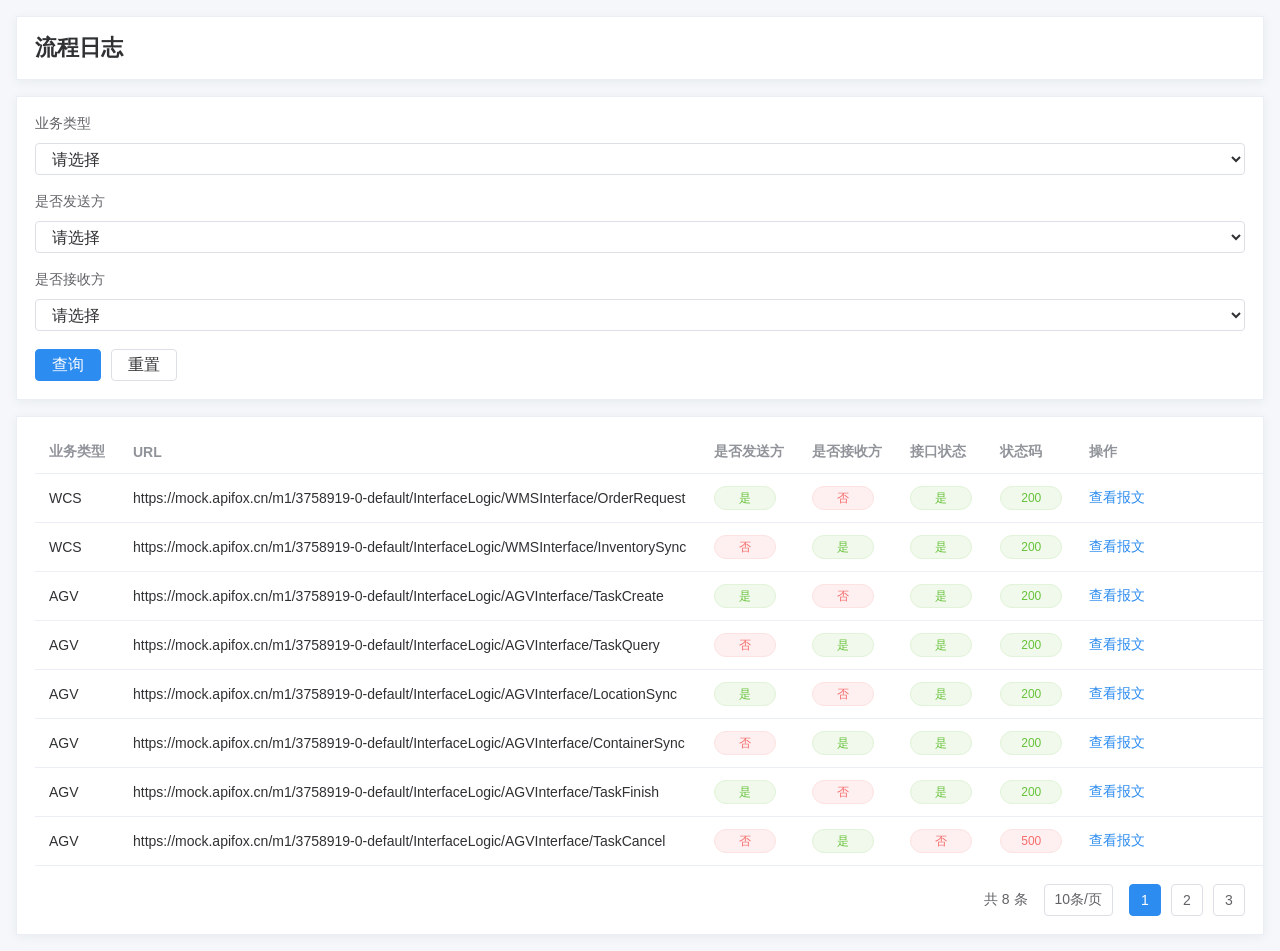
<file: pages/process-log.html>
<!DOCTYPE html>
<html lang="zh-CN">
<head>
  <meta charset="UTF-8" />
  <meta name="viewport" content="width=device-width, initial-scale=1.0" />
  <title>流程日志</title>
  <link rel="stylesheet" href="../assets/page.css" />
</head>
<body>
  <div class="page">
    <section class="page-header">
      <div>
        <h1>流程日志</h1>
      </div>
    </section>

    <section class="panel">
      <div class="filters process-log-filters">
        <div class="field">
          <label>业务类型</label>
          <select id="bizTypeFilter">
            <option value="">请选择</option>
            <option value="WCS">WCS</option>
            <option value="AGV">AGV</option>
          </select>
        </div>
        <div class="field">
          <label>是否发送方</label>
          <select id="senderFlagFilter">
            <option value="">请选择</option>
            <option value="是">是</option>
            <option value="否">否</option>
          </select>
        </div>
        <div class="field">
          <label>是否接收方</label>
          <select id="receiverFlagFilter">
            <option value="">请选择</option>
            <option value="是">是</option>
            <option value="否">否</option>
          </select>
        </div>
        <div class="inline-actions process-log-actions">
          <button id="logSearchBtn" class="btn" type="button">查询</button>
          <button id="logResetBtn" class="btn-outline" type="button">重置</button>
        </div>
      </div>
    </section>

    <section class="table-shell" style="margin-top: 16px;">
      <div class="table-wrap task-table-wrap">
        <table class="process-log-wide-table task-sticky-action-table">
          <thead>
            <tr>
              <th>业务类型</th>
              <th>URL</th>
              <th>是否发送方</th>
              <th>是否接收方</th>
              <th>接口状态</th>
              <th>状态码</th>
              <th>重试次数</th>
              <th>接口成功时间</th>
              <th>创建时间</th>
              <th>最后修改时间</th>
              <th>操作</th>
            </tr>
          </thead>
          <tbody id="processLogTableBody"></tbody>
        </table>
      </div>
      <div class="table-footer">
        <span id="processLogCount">共 0 条</span>
        <span class="page-size">10条/页</span>
        <div class="pagination">
          <span class="page-num active">1</span>
          <span class="page-num">2</span>
          <span class="page-num">3</span>
        </div>
      </div>
    </section>
  </div>

  <div id="logDetailOverlay" class="log-detail-overlay" hidden>
    <article class="log-detail-modal" role="dialog" aria-modal="true" aria-labelledby="logDetailTitle">
      <div class="log-detail-head">
        <h3 id="logDetailTitle">请求详情</h3>
        <button id="closeLogDetail" class="log-detail-close" type="button" aria-label="关闭弹窗">x</button>
      </div>
      <div class="log-detail-body">
        <section class="log-detail-section">
          <h4>请求URL</h4>
          <p id="logDetailUrl"></p>
        </section>
        <section class="log-detail-section">
          <h4>状态码</h4>
          <p id="logDetailStatusCode"></p>
        </section>
        <section class="log-detail-section">
          <h4>请求内容</h4>
          <pre id="logDetailRequest"></pre>
        </section>
        <section class="log-detail-section">
          <h4>响应内容</h4>
          <pre id="logDetailResponse"></pre>
        </section>
      </div>
      <div class="log-detail-actions">
        <button id="closeLogDetailBtn" class="btn-outline" type="button">取消</button>
      </div>
    </article>
  </div>

  <script src="../assets/i18n.js"></script>
  <script>
    const processLogData = [
      {
        id: 'log-001',
        bizType: 'WCS',
        url: 'https://mock.apifox.cn/m1/3758919-0-default/InterfaceLogic/WMSInterface/OrderRequest',
        senderFlag: '是',
        receiverFlag: '否',
        interfaceStatus: '是',
        statusCode: '200',
        retryCount: 0,
        successTime: '2024-07-08 15:54:49',
        createdAt: '2024-07-08 15:54:49',
        updatedAt: '-',
        requestBody: '{"interId":"2024070800004_FC_LIFT_L1_FcDown","taskNo":"2024070800004","taskType":"10","areaCode":"TSJ02","palletCode":"T-GFZ00001","beginAddressType":"10","beginAddressCode":"GMCB00301","endAddressType":"20","endAddressCode":"FC_LIFT_L1"}',
        responseBody: '{"interId":"2024070800004_FC_LIFT_L1_FcDown","taskNo":"2024070800004","resultCode":"00","resultMessage":"velit"}'
      },
      {
        id: 'log-002',
        bizType: 'WCS',
        url: 'https://mock.apifox.cn/m1/3758919-0-default/InterfaceLogic/WMSInterface/InventorySync',
        senderFlag: '否',
        receiverFlag: '是',
        interfaceStatus: '是',
        statusCode: '200',
        retryCount: 0,
        successTime: '2024-07-08 15:54:44',
        createdAt: '2024-07-08 15:54:44',
        updatedAt: '2024-07-08 15:54:44',
        requestBody: '{"interId":"2024070800005_WCS_INV","warehouseCode":"W01","syncType":"inventory"}',
        responseBody: '{"resultCode":"00","resultMessage":"success","count":28}'
      },
      {
        id: 'log-003',
        bizType: 'AGV',
        url: 'https://mock.apifox.cn/m1/3758919-0-default/InterfaceLogic/AGVInterface/TaskCreate',
        senderFlag: '是',
        receiverFlag: '否',
        interfaceStatus: '是',
        statusCode: '200',
        retryCount: 0,
        successTime: '2024-07-08 15:54:42',
        createdAt: '2024-07-08 15:54:42',
        updatedAt: '-',
        requestBody: '{"taskNo":"AGV202407080001","taskType":"move","source":"ST01","target":"A-01-01"}',
        responseBody: '{"resultCode":"00","resultMessage":"created"}'
      },
      {
        id: 'log-004',
        bizType: 'AGV',
        url: 'https://mock.apifox.cn/m1/3758919-0-default/InterfaceLogic/AGVInterface/TaskQuery',
        senderFlag: '否',
        receiverFlag: '是',
        interfaceStatus: '是',
        statusCode: '200',
        retryCount: 0,
        successTime: '2024-07-08 15:54:39',
        createdAt: '2024-07-08 15:54:39',
        updatedAt: '2024-07-08 15:54:39',
        requestBody: '{"taskNo":"AGV202407080001"}',
        responseBody: '{"taskNo":"AGV202407080001","status":"running"}'
      },
      {
        id: 'log-005',
        bizType: 'AGV',
        url: 'https://mock.apifox.cn/m1/3758919-0-default/InterfaceLogic/AGVInterface/LocationSync',
        senderFlag: '是',
        receiverFlag: '否',
        interfaceStatus: '是',
        statusCode: '200',
        retryCount: 1,
        successTime: '2024-07-08 15:54:36',
        createdAt: '2024-07-08 15:54:36',
        updatedAt: '2024-07-08 15:54:37',
        requestBody: '{"locationCode":"A-01-01","status":"occupied"}',
        responseBody: '{"resultCode":"00","resultMessage":"updated"}'
      },
      {
        id: 'log-006',
        bizType: 'AGV',
        url: 'https://mock.apifox.cn/m1/3758919-0-default/InterfaceLogic/AGVInterface/ContainerSync',
        senderFlag: '否',
        receiverFlag: '是',
        interfaceStatus: '是',
        statusCode: '200',
        retryCount: 0,
        successTime: '2024-07-08 15:54:33',
        createdAt: '2024-07-08 15:54:33',
        updatedAt: '-',
        requestBody: '{"containerCode":"TP9981","height":"1200"}',
        responseBody: '{"resultCode":"00","resultMessage":"synced"}'
      },
      {
        id: 'log-007',
        bizType: 'AGV',
        url: 'https://mock.apifox.cn/m1/3758919-0-default/InterfaceLogic/AGVInterface/TaskFinish',
        senderFlag: '是',
        receiverFlag: '否',
        interfaceStatus: '是',
        statusCode: '200',
        retryCount: 0,
        successTime: '2024-07-08 15:54:08',
        createdAt: '2024-07-08 15:54:08',
        updatedAt: '-',
        requestBody: '{"taskNo":"AGV202407080001","result":"done"}',
        responseBody: '{"resultCode":"00","resultMessage":"finished"}'
      },
      {
        id: 'log-008',
        bizType: 'AGV',
        url: 'https://mock.apifox.cn/m1/3758919-0-default/InterfaceLogic/AGVInterface/TaskCancel',
        senderFlag: '否',
        receiverFlag: '是',
        interfaceStatus: '否',
        statusCode: '500',
        retryCount: 2,
        successTime: '-',
        createdAt: '2024-07-08 15:50:50',
        updatedAt: '2024-07-08 15:51:12',
        requestBody: '{"taskNo":"AGV202407080002","cancelReason":"manual"}',
        responseBody: '{"resultCode":"99","resultMessage":"cancel failed"}'
      }
    ];

    const bizTypeFilter = document.getElementById('bizTypeFilter');
    const senderFlagFilter = document.getElementById('senderFlagFilter');
    const receiverFlagFilter = document.getElementById('receiverFlagFilter');
    const logSearchBtn = document.getElementById('logSearchBtn');
    const logResetBtn = document.getElementById('logResetBtn');
    const processLogTableBody = document.getElementById('processLogTableBody');
    const processLogCount = document.getElementById('processLogCount');
    const logDetailOverlay = document.getElementById('logDetailOverlay');
    const closeLogDetail = document.getElementById('closeLogDetail');
    const closeLogDetailBtn = document.getElementById('closeLogDetailBtn');
    const logDetailUrl = document.getElementById('logDetailUrl');
    const logDetailStatusCode = document.getElementById('logDetailStatusCode');
    const logDetailRequest = document.getElementById('logDetailRequest');
    const logDetailResponse = document.getElementById('logDetailResponse');

    function getYesNoChipClass(value) {
      return value === '是' ? 'success' : 'danger';
    }

    function renderProcessLogTable(data) {
      processLogTableBody.innerHTML = '';

      if (!data.length) {
        const row = document.createElement('tr');
        row.innerHTML = '<td colspan="11" class="table-empty">未查询到符合条件的流程日志数据</td>';
        processLogTableBody.appendChild(row);
        processLogCount.textContent = '共 0 条';
        return;
      }

      data.forEach((item) => {
        const row = document.createElement('tr');
        row.innerHTML = `
          <td>${item.bizType}</td>
          <td>${item.url}</td>
          <td><span class="chip ${getYesNoChipClass(item.senderFlag)}">${item.senderFlag}</span></td>
          <td><span class="chip ${getYesNoChipClass(item.receiverFlag)}">${item.receiverFlag}</span></td>
          <td><span class="chip ${getYesNoChipClass(item.interfaceStatus)}">${item.interfaceStatus}</span></td>
          <td><span class="chip ${item.statusCode === '200' ? 'success' : 'danger'}">${item.statusCode}</span></td>
          <td>${item.retryCount}</td>
          <td>${item.successTime}</td>
          <td>${item.createdAt}</td>
          <td>${item.updatedAt}</td>
          <td><button class="link-btn" type="button" data-view-log="${item.id}">查看报文</button></td>
        `;
        processLogTableBody.appendChild(row);
      });

      processLogCount.textContent = `共 ${data.length} 条`;
    }

    function filterProcessLogs() {
      const bizType = bizTypeFilter.value.trim();
      const senderFlag = senderFlagFilter.value.trim();
      const receiverFlag = receiverFlagFilter.value.trim();

      const filtered = processLogData.filter((item) => {
        const matchBizType = !bizType || item.bizType === bizType;
        const matchSender = !senderFlag || item.senderFlag === senderFlag;
        const matchReceiver = !receiverFlag || item.receiverFlag === receiverFlag;
        return matchBizType && matchSender && matchReceiver;
      });

      renderProcessLogTable(filtered);
    }

    function openLogDetail(item) {
      logDetailUrl.textContent = item.url;
      logDetailStatusCode.textContent = item.statusCode;
      logDetailRequest.textContent = item.requestBody;
      logDetailResponse.textContent = item.responseBody;
      logDetailOverlay.hidden = false;
    }

    function closeProcessLogDetail() {
      logDetailOverlay.hidden = true;
    }

    logSearchBtn.addEventListener('click', filterProcessLogs);
    logResetBtn.addEventListener('click', () => {
      bizTypeFilter.value = '';
      senderFlagFilter.value = '';
      receiverFlagFilter.value = '';
      renderProcessLogTable(processLogData);
    });

    processLogTableBody.addEventListener('click', (event) => {
      const button = event.target.closest('[data-view-log]');
      if (!button) return;
      const item = processLogData.find((entry) => entry.id === button.dataset.viewLog);
      if (!item) return;
      openLogDetail(item);
    });

    closeLogDetail.addEventListener('click', closeProcessLogDetail);
    closeLogDetailBtn.addEventListener('click', closeProcessLogDetail);
    logDetailOverlay.addEventListener('click', (event) => {
      if (event.target === logDetailOverlay) {
        closeProcessLogDetail();
      }
    });
    document.addEventListener('keydown', (event) => {
      if (event.key === 'Escape' && !logDetailOverlay.hidden) {
        closeProcessLogDetail();
      }
    });

    renderProcessLogTable(processLogData);
  </script>
</body>
</html>
</file>
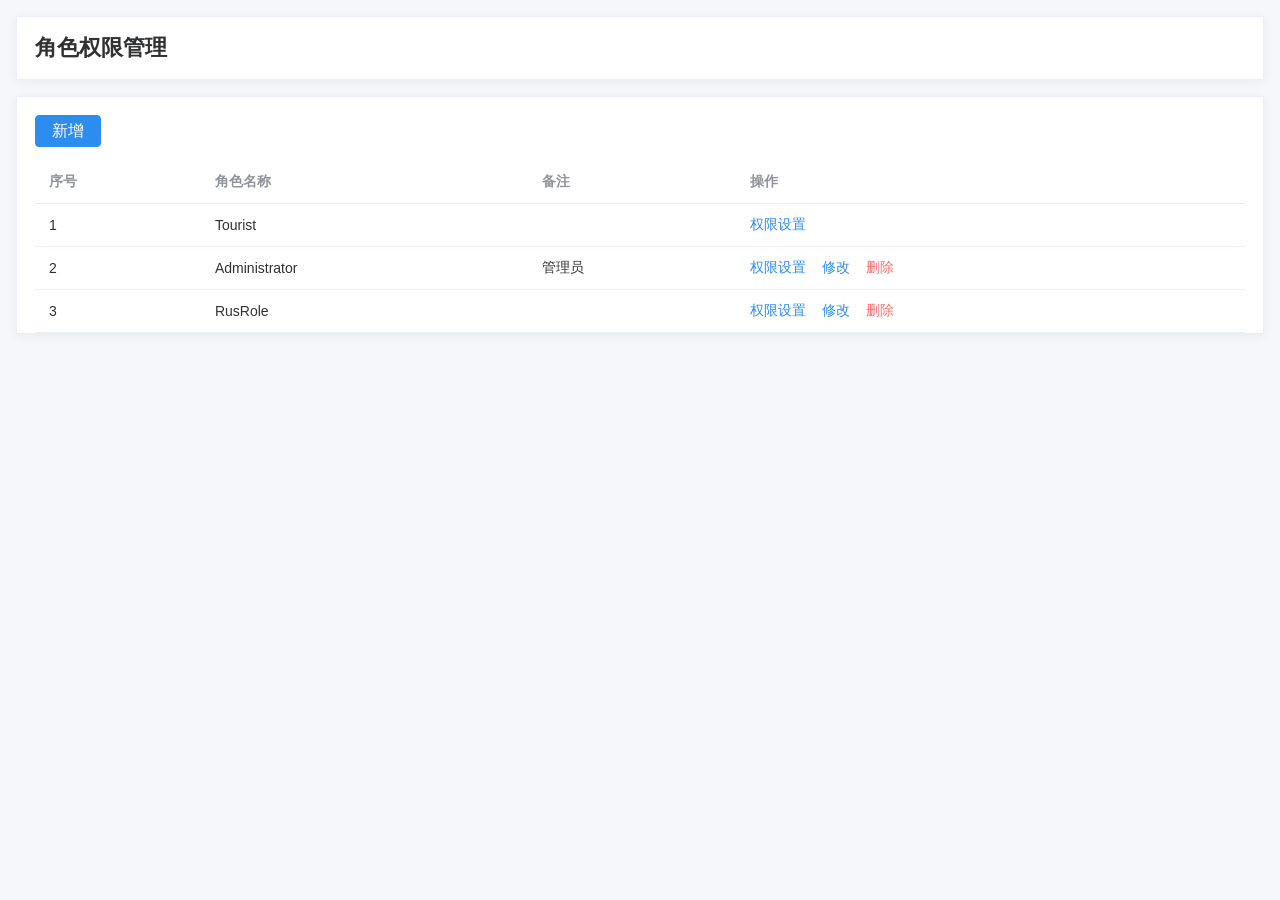
<file: pages/role-permission.html>
<!DOCTYPE html>
<html lang="zh-CN">
<head>
  <meta charset="UTF-8" />
  <meta name="viewport" content="width=device-width, initial-scale=1.0" />
  <title>角色权限管理</title>
  <link rel="stylesheet" href="../assets/page.css" />
</head>
<body>
  <div class="page">
    <section class="page-header">
      <div>
        <h1>角色权限管理</h1>
      </div>
    </section>

    <section class="table-shell" style="margin-top: 16px;">
      <div class="table-headbar">
        <button id="addRoleBtn" class="btn" type="button">新增</button>
      </div>
      <div class="table-wrap">
        <table>
          <thead>
            <tr>
              <th>序号</th>
              <th>角色名称</th>
              <th>备注</th>
              <th>操作</th>
            </tr>
          </thead>
          <tbody id="roleTableBody" data-i18n-skip></tbody>
        </table>
      </div>
    </section>
  </div>

  <div id="rolePermissionOverlay" class="user-dialog-overlay" hidden>
    <article class="user-dialog permission-dialog role-permission-dialog" role="dialog" aria-modal="true" aria-labelledby="rolePermissionTitle">
      <div class="user-dialog-head">
        <h3 id="rolePermissionTitle">权限维护</h3>
        <button id="closeRolePermission" class="user-dialog-close" type="button" aria-label="关闭弹窗">×</button>
      </div>
      <div class="permission-dialog-body role-permission-body">
        <aside class="permission-module-pane">
          <label class="permission-check root">
            <input id="allModulesCheckbox" type="checkbox" />
            <span>全部模块</span>
          </label>
          <div id="rolePermissionModuleList" class="permission-module-list" data-i18n-skip></div>
        </aside>
        <section class="permission-detail-pane">
          <div class="permission-toolbar">
            <label class="permission-check">
              <input id="allPermissionsCheckbox" type="checkbox" />
              <span>全部权限</span>
            </label>
          </div>
          <div id="rolePermissionTree" class="permission-tree" data-i18n-skip></div>
        </section>
      </div>
      <div class="user-dialog-actions permission-dialog-actions">
        <button id="cancelRolePermission" class="btn-outline" type="button">取消</button>
        <button id="confirmRolePermission" class="btn" type="button">确认</button>
      </div>
    </article>
  </div>

  <div id="editRoleOverlay" class="user-dialog-overlay" hidden>
    <article class="user-dialog user-form-dialog role-edit-dialog" role="dialog" aria-modal="true" aria-labelledby="editRoleTitle">
      <div class="user-dialog-head">
        <h3 id="editRoleTitle">编辑角色</h3>
        <button id="closeEditRole" class="user-dialog-close" type="button" aria-label="关闭弹窗">×</button>
      </div>
      <div class="user-dialog-body">
        <div class="user-form-grid">
          <div class="user-form-row">
            <label><span class="required-mark">*</span>角色名称</label>
            <input id="editRoleName" type="text" />
          </div>
          <div class="user-form-row">
            <label>备注</label>
            <textarea id="editRoleRemark"></textarea>
          </div>
          <p id="editRoleError" class="user-form-error" hidden></p>
        </div>
      </div>
      <div class="user-dialog-actions">
        <button id="cancelEditRole" class="btn-outline" type="button">取消</button>
        <button id="confirmEditRole" class="btn" type="button">确认</button>
      </div>
    </article>
  </div>

  <div id="deleteRoleOverlay" class="user-confirm-overlay" hidden>
    <article class="user-confirm-card" role="dialog" aria-modal="true" aria-labelledby="deleteRoleTitle">
      <div class="user-confirm-head">
        <h3 id="deleteRoleTitle">提示</h3>
        <button id="closeDeleteRole" class="user-dialog-close" type="button" aria-label="关闭弹窗">×</button>
      </div>
      <div class="user-confirm-body">
        <span class="user-confirm-icon">!</span>
        <p>此操作将永久删除该角色, 是否继续?</p>
      </div>
      <div class="user-confirm-actions">
        <button id="cancelDeleteRole" class="btn-outline" type="button">取消</button>
        <button id="confirmDeleteRole" class="btn" type="button">确定</button>
      </div>
    </article>
  </div>

  <script src="../assets/i18n.js"></script>
  <script>
    const rolePermissionSchema = [
      {
        key: 'workspace',
        label: '工作空间',
        groups: [
          { key: 'workspace', label: '工作空间', items: [{ key: 'workspace-view', label: '工作空间' }] }
        ]
      },
      {
        key: 'location-map',
        label: '库位地图',
        groups: [
          {
            key: 'location-map',
            label: '库位地图',
            items: [
              { key: 'slot-lock', label: '库位锁定/解锁' },
              { key: 'material-lock', label: '物料锁定/解锁' },
              { key: 'stock-insert', label: '插入库存' },
              { key: 'stock-clear', label: '清除库存' }
            ]
          }
        ]
      },
      {
        key: 'warehouse',
        label: '仓库管理',
        groups: [
          {
            key: 'warehouse',
            label: '仓库管理',
            items: [
              { key: 'warehouse-add', label: '新增' },
              { key: 'warehouse-edit', label: '修改' },
              { key: 'warehouse-enable', label: '启用/停用' },
              { key: 'warehouse-delete', label: '删除' }
            ]
          }
        ]
      },
      {
        key: 'stereo',
        label: '立库管理',
        groups: [
          {
            key: 'stereo',
            label: '立库管理',
            items: [
              { key: 'stereo-view', label: '查看设备' },
              { key: 'stereo-control', label: '设备控制' }
            ]
          }
        ]
      },
      {
        key: 'basic',
        label: '基础管理',
        groups: [
          {
            key: 'basic',
            label: '基础管理',
            items: [
              { key: 'basic-view', label: '查看' },
              { key: 'basic-edit', label: '修改' }
            ]
          }
        ]
      },
      {
        key: 'inbound',
        label: '入库管理',
        groups: [
          {
            key: 'inbound',
            label: '入库管理',
            items: [
              { key: 'inbound-view', label: '查询' },
              { key: 'inbound-create', label: '创建任务' }
            ]
          }
        ]
      },
      {
        key: 'outbound',
        label: '出库管理',
        groups: [
          {
            key: 'outbound',
            label: '出库管理',
            items: [
              { key: 'outbound-view', label: '查询' },
              { key: 'outbound-apply', label: '申请出库' }
            ]
          }
        ]
      },
      {
        key: 'inventory',
        label: '库存管理',
        groups: [
          {
            key: 'inventory',
            label: '库存管理',
            items: [
              { key: 'inventory-view', label: '查看库存' },
              { key: 'inventory-adjust', label: '库存调整' }
            ]
          }
        ]
      },
      {
        key: 'strategy',
        label: '策略管理',
        groups: [
          {
            key: 'strategy',
            label: '策略管理',
            items: [
              { key: 'strategy-view', label: '查看策略' },
              { key: 'strategy-edit', label: '编辑策略' }
            ]
          }
        ]
      },
      {
        key: 'task',
        label: '任务管理',
        groups: [
          {
            key: 'task',
            label: '任务管理',
            items: [
              { key: 'task-view', label: '查询' },
              { key: 'task-force', label: '强制完成' },
              { key: 'task-cancel', label: '取消' }
            ]
          }
        ]
      },
      {
        key: 'interface',
        label: '接口管理',
        groups: [
          {
            key: 'interface',
            label: '接口管理',
            items: [
              { key: 'interface-view', label: '查看流程日志' },
              { key: 'interface-message', label: '查看报文' }
            ]
          }
        ]
      },
      {
        key: 'permission',
        label: '权限管理',
        groups: [
          {
            key: 'permission',
            label: '权限管理',
            items: [
              { key: 'permission-role', label: '角色权限管理' },
              { key: 'permission-user', label: '用户管理' }
            ]
          }
        ]
      },
      {
        key: 'home',
        label: '主页',
        groups: [
          { key: 'home', label: '主页', items: [{ key: 'home-view', label: '主页' }] }
        ]
      },
      {
        key: 'side-map',
        label: '库位侧地图',
        groups: [
          { key: 'side-map', label: '库位侧地图', items: [{ key: 'side-map-view', label: '查看侧地图' }] }
        ]
      },
      {
        key: 'pallet',
        label: '托盘管理',
        groups: [
          { key: 'pallet', label: '托盘管理', items: [{ key: 'pallet-view', label: '查看托盘' }] }
        ]
      }
    ];

    let roleData = [
      {
        id: 'role-001',
        name: 'Tourist',
        remark: '',
        builtin: true,
        permissions: {}
      },
      {
        id: 'role-002',
        name: 'Administrator',
        remark: '管理员',
        permissions: {
          workspace: ['workspace-view'],
          'location-map': ['slot-lock', 'material-lock'],
          warehouse: ['warehouse-add', 'warehouse-edit', 'warehouse-enable', 'warehouse-delete'],
          inbound: ['inbound-view', 'inbound-create'],
          outbound: ['outbound-view', 'outbound-apply'],
          task: ['task-view', 'task-force', 'task-cancel'],
          interface: ['interface-view', 'interface-message'],
          permission: ['permission-role', 'permission-user']
        }
      },
      {
        id: 'role-003',
        name: 'RusRole',
        remark: '',
        permissions: {
          'location-map': ['slot-lock', 'material-lock'],
          outbound: ['outbound-view'],
          interface: ['interface-view']
        }
      }
    ];

    let currentPermissionRoleId = '';
    let currentEditRoleId = '';
    let currentDeleteRoleId = '';
    let activeModuleKey = rolePermissionSchema[0].key;
    let permissionDraft = {};

    const roleTableBody = document.getElementById('roleTableBody');
    const addRoleBtn = document.getElementById('addRoleBtn');

    const rolePermissionOverlay = document.getElementById('rolePermissionOverlay');
    const closeRolePermission = document.getElementById('closeRolePermission');
    const cancelRolePermission = document.getElementById('cancelRolePermission');
    const confirmRolePermission = document.getElementById('confirmRolePermission');
    const allModulesCheckbox = document.getElementById('allModulesCheckbox');
    const allPermissionsCheckbox = document.getElementById('allPermissionsCheckbox');
    const rolePermissionModuleList = document.getElementById('rolePermissionModuleList');
    const rolePermissionTree = document.getElementById('rolePermissionTree');

    const editRoleOverlay = document.getElementById('editRoleOverlay');
    const closeEditRole = document.getElementById('closeEditRole');
    const cancelEditRole = document.getElementById('cancelEditRole');
    const confirmEditRole = document.getElementById('confirmEditRole');
    const editRoleName = document.getElementById('editRoleName');
    const editRoleRemark = document.getElementById('editRoleRemark');
    const editRoleError = document.getElementById('editRoleError');

    const deleteRoleOverlay = document.getElementById('deleteRoleOverlay');
    const closeDeleteRole = document.getElementById('closeDeleteRole');
    const cancelDeleteRole = document.getElementById('cancelDeleteRole');
    const confirmDeleteRole = document.getElementById('confirmDeleteRole');

    function t(text) {
      return window.WMSI18N ? window.WMSI18N.translateText(text) : text;
    }

    function currentLang() {
      return window.WMSI18N && window.WMSI18N.getLanguage ? window.WMSI18N.getLanguage() : 'zh';
    }

    function formatModuleCountLabel(label, count) {
      return currentLang() === 'en' ? `${t(label)} (${count})` : `${label}(${count})`;
    }

    function clonePermissions(permissions) {
      return Object.fromEntries(
        Object.entries(permissions || {}).map(([key, value]) => [key, [...value]])
      );
    }

    function getModuleByKey(moduleKey) {
      return rolePermissionSchema.find((module) => module.key === moduleKey);
    }

    function getModuleSelectedCount(moduleKey, permissions) {
      return (permissions[moduleKey] || []).length;
    }

    function getTotalLeafCount(moduleKey) {
      const module = getModuleByKey(moduleKey);
      return module.groups.reduce((sum, group) => sum + group.items.length, 0);
    }

    function getFirstModuleKey() {
      return rolePermissionSchema[0].key;
    }

    function renderRoleTable() {
      roleTableBody.innerHTML = '';

      roleData.forEach((role, index) => {
        const row = document.createElement('tr');
        const actions = role.builtin
          ? `<button class="link-btn" type="button" data-action="permission" data-id="${role.id}">${t('权限设置')}</button>`
          : `
              <button class="link-btn" type="button" data-action="permission" data-id="${role.id}">${t('权限设置')}</button>
              <button class="link-btn" type="button" data-action="edit" data-id="${role.id}">${t('修改')}</button>
              <button class="link-btn danger" type="button" data-action="delete" data-id="${role.id}">${t('删除')}</button>
            `;

        row.innerHTML = `
          <td>${index + 1}</td>
          <td>${role.name}</td>
          <td>${role.remark ? t(role.remark) : ''}</td>
          <td>${actions}</td>
        `;
        roleTableBody.appendChild(row);
      });
    }

    function renderPermissionModules() {
      rolePermissionModuleList.innerHTML = rolePermissionSchema.map((module) => {
        const count = getModuleSelectedCount(module.key, permissionDraft);
        const activeClass = module.key === activeModuleKey ? ' active' : '';
        return `
          <button class="permission-module-item${activeClass}" type="button" data-module-key="${module.key}">
            ${formatModuleCountLabel(module.label, count)}
          </button>
        `;
      }).join('');
    }

    function setCheckboxState(input, checked, indeterminate) {
      input.checked = checked;
      input.indeterminate = indeterminate;
    }

    function syncAllModuleCheckbox() {
      const totalSelected = rolePermissionSchema.reduce((sum, module) => sum + getModuleSelectedCount(module.key, permissionDraft), 0);
      const totalLeaf = rolePermissionSchema.reduce((sum, module) => sum + getTotalLeafCount(module.key), 0);
      setCheckboxState(allModulesCheckbox, totalSelected > 0 && totalSelected === totalLeaf, totalSelected > 0 && totalSelected < totalLeaf);
    }

    function syncAllPermissionsCheckbox() {
      const totalSelected = getModuleSelectedCount(activeModuleKey, permissionDraft);
      const totalLeaf = getTotalLeafCount(activeModuleKey);
      setCheckboxState(allPermissionsCheckbox, totalSelected > 0 && totalSelected === totalLeaf, totalSelected > 0 && totalSelected < totalLeaf);
    }

    function renderPermissionTree() {
      const module = getModuleByKey(activeModuleKey);
      const selectedItems = new Set(permissionDraft[activeModuleKey] || []);

      rolePermissionTree.innerHTML = module.groups.map((group) => {
        const groupSelectedCount = group.items.filter((item) => selectedItems.has(item.key)).length;
        const groupChecked = groupSelectedCount > 0 && groupSelectedCount === group.items.length;
        const groupIndeterminate = groupSelectedCount > 0 && groupSelectedCount < group.items.length;

        return `
          <section class="permission-group">
            <label class="permission-check group" data-group-wrapper="${group.key}">
              <span class="permission-arrow">${group.items.length ? '▾' : ''}</span>
              <input
                type="checkbox"
                data-group-key="${group.key}"
                ${groupChecked ? 'checked' : ''}
                ${groupIndeterminate ? 'data-indeterminate="true"' : ''}
              />
              <span>${t(group.label)}</span>
            </label>
            <div class="permission-children">
              ${group.items.map((item) => `
                <label class="permission-check child">
                  <input
                    type="checkbox"
                    data-group-key="${group.key}"
                    data-item-key="${item.key}"
                    ${selectedItems.has(item.key) ? 'checked' : ''}
                  />
                  <span>${t(item.label)}</span>
                </label>
              `).join('')}
            </div>
          </section>
        `;
      }).join('');

      rolePermissionTree.querySelectorAll('[data-indeterminate="true"]').forEach((input) => {
        input.indeterminate = true;
      });

      syncAllPermissionsCheckbox();
      syncAllModuleCheckbox();
    }

    function ensureModuleSelection(moduleKey) {
      if (!permissionDraft[moduleKey]) {
        permissionDraft[moduleKey] = [];
      }
    }

    function toggleModulePermissions(moduleKey, checked) {
      const module = getModuleByKey(moduleKey);
      ensureModuleSelection(moduleKey);
      permissionDraft[moduleKey] = checked
        ? module.groups.flatMap((group) => group.items.map((item) => item.key))
        : [];
    }

    function toggleGroupPermissions(moduleKey, groupKey, checked) {
      const module = getModuleByKey(moduleKey);
      const group = module.groups.find((entry) => entry.key === groupKey);
      const next = new Set(permissionDraft[moduleKey] || []);
      group.items.forEach((item) => {
        if (checked) next.add(item.key);
        else next.delete(item.key);
      });
      permissionDraft[moduleKey] = [...next];
    }

    function togglePermissionItem(moduleKey, itemKey, checked) {
      const next = new Set(permissionDraft[moduleKey] || []);
      if (checked) next.add(itemKey);
      else next.delete(itemKey);
      permissionDraft[moduleKey] = [...next];
    }

    function openPermissionDialog(roleId) {
      const role = roleData.find((item) => item.id === roleId);
      if (!role) return;

      currentPermissionRoleId = roleId;
      permissionDraft = clonePermissions(role.permissions);
      activeModuleKey = getFirstModuleKey();
      renderPermissionModules();
      renderPermissionTree();
      rolePermissionOverlay.hidden = false;
    }

    function savePermissionDialog() {
      roleData = roleData.map((role) => (
        role.id === currentPermissionRoleId
          ? { ...role, permissions: clonePermissions(permissionDraft) }
          : role
      ));
      rolePermissionOverlay.hidden = true;
      renderRoleTable();
    }

    function openEditDialog(roleId) {
      const role = roleData.find((item) => item.id === roleId);
      if (!role) return;

      currentEditRoleId = roleId;
      editRoleName.value = role.name;
      editRoleRemark.value = role.remark ? t(role.remark) : '';
      editRoleError.hidden = true;
      editRoleError.textContent = '';
      editRoleOverlay.hidden = false;
    }

    function openAddDialog() {
      currentEditRoleId = '';
      editRoleName.value = '';
      editRoleRemark.value = '';
      editRoleError.hidden = true;
      editRoleError.textContent = '';
      editRoleOverlay.hidden = false;
    }

    function submitEditRole() {
      const nextName = editRoleName.value.trim();
      const nextRemark = editRoleRemark.value.trim();

      if (!nextName) {
        editRoleError.textContent = t('角色名称不能为空。');
        editRoleError.hidden = false;
        return;
      }

      if (currentEditRoleId) {
        roleData = roleData.map((role) => (
          role.id === currentEditRoleId
            ? { ...role, name: nextName, remark: nextRemark }
            : role
        ));
      } else {
        roleData.push({
          id: `role-${Date.now()}`,
          name: nextName,
          remark: nextRemark,
          permissions: {}
        });
      }

      editRoleOverlay.hidden = true;
      renderRoleTable();
    }

    function openDeleteDialog(roleId) {
      currentDeleteRoleId = roleId;
      deleteRoleOverlay.hidden = false;
    }

    function submitDeleteRole() {
      roleData = roleData.filter((role) => role.id !== currentDeleteRoleId);
      deleteRoleOverlay.hidden = true;
      currentDeleteRoleId = '';
      renderRoleTable();
    }

    function closeOverlay(overlay) {
      overlay.hidden = true;
    }

    addRoleBtn.addEventListener('click', openAddDialog);

    roleTableBody.addEventListener('click', (event) => {
      const button = event.target.closest('[data-action]');
      if (!button) return;

      const action = button.dataset.action;
      const roleId = button.dataset.id;

      if (action === 'permission') openPermissionDialog(roleId);
      if (action === 'edit') openEditDialog(roleId);
      if (action === 'delete') openDeleteDialog(roleId);
    });

    rolePermissionModuleList.addEventListener('click', (event) => {
      const button = event.target.closest('[data-module-key]');
      if (!button) return;
      activeModuleKey = button.dataset.moduleKey;
      renderPermissionModules();
      renderPermissionTree();
    });

    allModulesCheckbox.addEventListener('change', () => {
      rolePermissionSchema.forEach((module) => {
        toggleModulePermissions(module.key, allModulesCheckbox.checked);
      });
      renderPermissionModules();
      renderPermissionTree();
    });

    allPermissionsCheckbox.addEventListener('change', () => {
      toggleModulePermissions(activeModuleKey, allPermissionsCheckbox.checked);
      renderPermissionModules();
      renderPermissionTree();
    });

    rolePermissionTree.addEventListener('change', (event) => {
      const input = event.target;
      if (!(input instanceof HTMLInputElement)) return;

      const groupKey = input.dataset.groupKey;
      const itemKey = input.dataset.itemKey;

      if (groupKey && !itemKey) {
        toggleGroupPermissions(activeModuleKey, groupKey, input.checked);
      }

      if (groupKey && itemKey) {
        togglePermissionItem(activeModuleKey, itemKey, input.checked);
      }

      renderPermissionModules();
      renderPermissionTree();
    });

    closeRolePermission.addEventListener('click', () => closeOverlay(rolePermissionOverlay));
    cancelRolePermission.addEventListener('click', () => closeOverlay(rolePermissionOverlay));
    confirmRolePermission.addEventListener('click', savePermissionDialog);

    closeEditRole.addEventListener('click', () => closeOverlay(editRoleOverlay));
    cancelEditRole.addEventListener('click', () => closeOverlay(editRoleOverlay));
    confirmEditRole.addEventListener('click', submitEditRole);

    closeDeleteRole.addEventListener('click', () => closeOverlay(deleteRoleOverlay));
    cancelDeleteRole.addEventListener('click', () => closeOverlay(deleteRoleOverlay));
    confirmDeleteRole.addEventListener('click', submitDeleteRole);

    [rolePermissionOverlay, editRoleOverlay, deleteRoleOverlay].forEach((overlay) => {
      overlay.addEventListener('click', (event) => {
        if (event.target === overlay) {
          closeOverlay(overlay);
        }
      });
    });

    document.addEventListener('keydown', (event) => {
      if (event.key !== 'Escape') return;
      [rolePermissionOverlay, editRoleOverlay, deleteRoleOverlay].forEach((overlay) => {
        if (!overlay.hidden) {
          closeOverlay(overlay);
        }
      });
    });

    window.addEventListener('wms-language-change', () => {
      renderRoleTable();

      if (!rolePermissionOverlay.hidden) {
        renderPermissionModules();
        renderPermissionTree();
      }
    });

    renderRoleTable();
  </script>
</body>
</html>
</file>
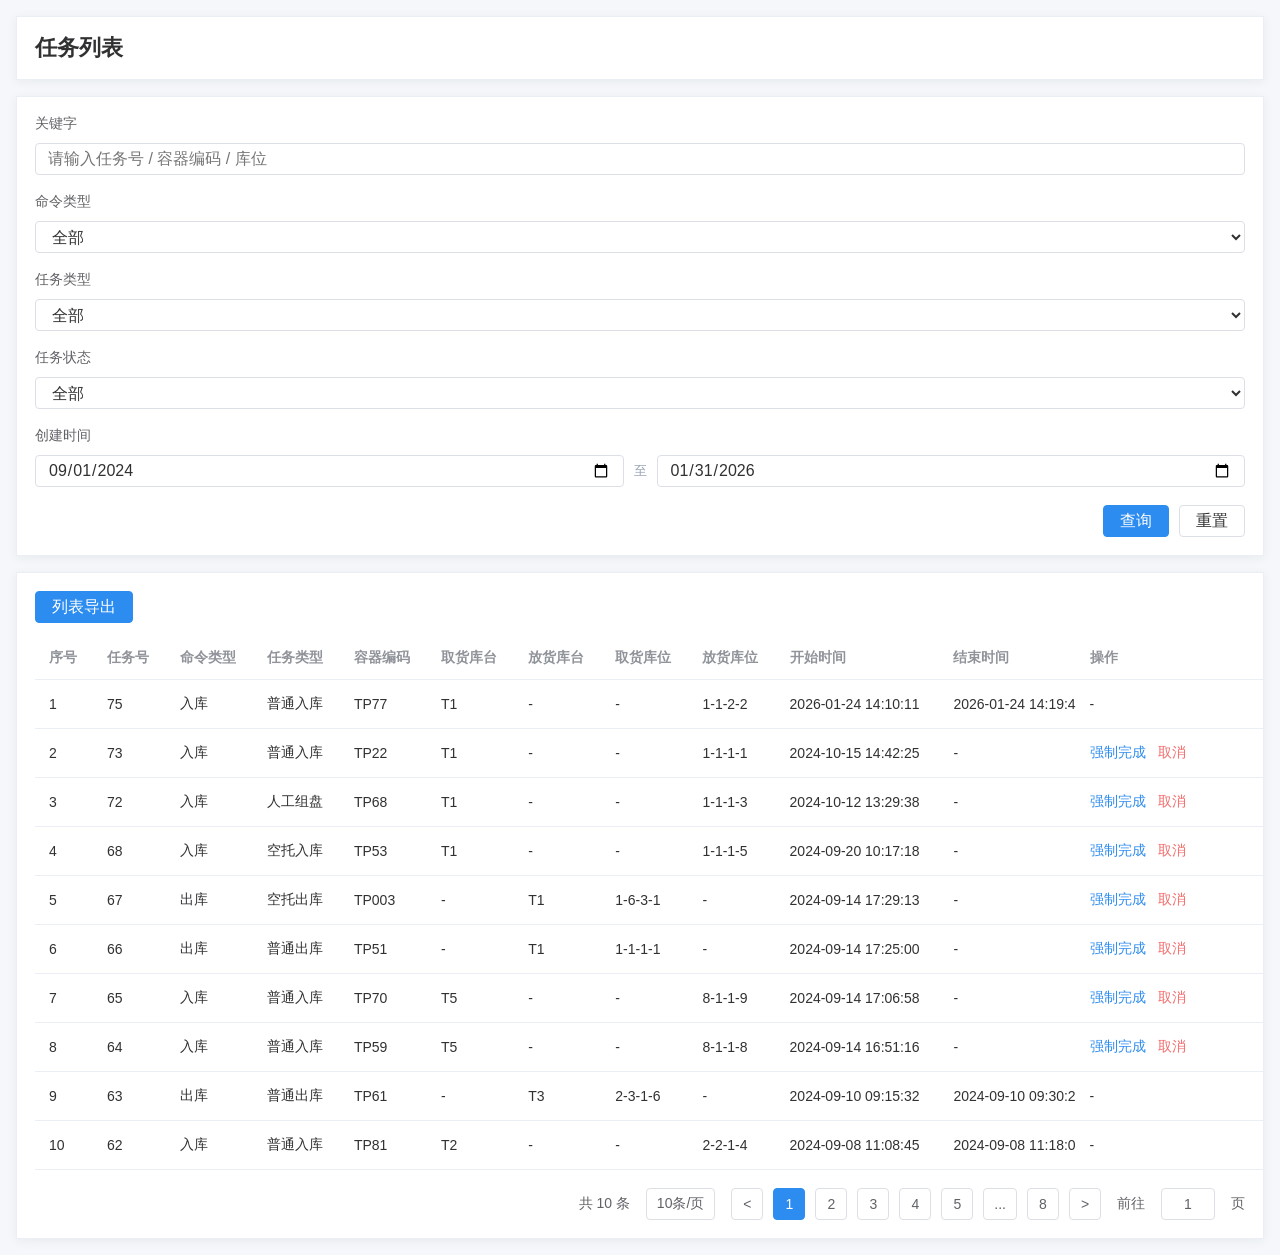
<file: pages/task-list.html>
<!DOCTYPE html>
<html lang="zh-CN">
<head>
  <meta charset="UTF-8" />
  <meta name="viewport" content="width=device-width, initial-scale=1.0" />
  <title>任务列表</title>
  <link rel="stylesheet" href="../assets/page.css" />
</head>
<body>
  <div class="page">
    <section class="page-header">
      <div>
        <h1>任务列表</h1>
      </div>
    </section>

    <section class="panel">
      <div class="filters task-filters">
        <div class="field task-field-keyword">
          <label>关键字</label>
          <input id="keywordFilter" type="text" placeholder="请输入任务号 / 容器编码 / 库位" />
        </div>
        <div class="field task-field-command">
          <label>命令类型</label>
          <select id="commandFilter">
            <option value="">全部</option>
            <option value="入库">入库</option>
            <option value="出库">出库</option>
          </select>
        </div>
        <div class="field task-field-type">
          <label>任务类型</label>
          <select id="taskTypeFilter">
            <option value="">全部</option>
            <option value="普通入库">普通入库</option>
            <option value="普通出库">普通出库</option>
            <option value="人工组盘">人工组盘</option>
            <option value="空托入库">空托入库</option>
            <option value="空托出库">空托出库</option>
          </select>
        </div>
        <div class="field task-field-status">
          <label>任务状态</label>
          <select id="taskStatusFilter">
            <option value="">全部</option>
            <option value="待执行">待执行</option>
            <option value="已完成">已完成</option>
            <option value="已取消">已取消</option>
          </select>
        </div>
        <div class="field date-range-field task-field-date">
          <label>创建时间</label>
          <div class="date-range-input">
            <input id="taskStartDate" type="date" value="2024-09-01" />
            <span class="date-range-sep">至</span>
            <input id="taskEndDate" type="date" value="2026-01-31" />
          </div>
        </div>
        <div class="inline-actions task-filter-actions">
          <button id="taskSearchBtn" class="btn" type="button">查询</button>
          <button id="taskResetBtn" class="btn-outline" type="button">重置</button>
        </div>
      </div>
    </section>

    <section class="table-shell" style="margin-top: 16px;">
      <div class="table-headbar">
        <button class="btn" type="button">列表导出</button>
      </div>
      <div class="table-wrap task-table-wrap">
        <table class="task-wide-table task-sticky-action-table">
          <thead>
            <tr>
              <th>序号</th>
              <th>任务号</th>
              <th>命令类型</th>
              <th>任务类型</th>
              <th>容器编码</th>
              <th>取货库台</th>
              <th>放货库台</th>
              <th>取货库位</th>
              <th>放货库位</th>
              <th>开始时间</th>
              <th>结束时间</th>
              <th>任务状态</th>
              <th>异常状态</th>
              <th>错误码</th>
              <th>模式</th>
              <th>异常原因</th>
              <th>创建时间</th>
              <th>操作</th>
            </tr>
          </thead>
          <tbody id="taskTableBody"></tbody>
        </table>
      </div>
      <div class="table-footer">
        <span id="taskResultCount">共 0 条</span>
        <span class="page-size">10条/页</span>
        <div class="pagination">
          <span class="pager-btn">&lt;</span>
          <span class="page-num active">1</span>
          <span class="page-num">2</span>
          <span class="page-num">3</span>
          <span class="page-num">4</span>
          <span class="page-num">5</span>
          <span class="pager-btn">...</span>
          <span class="page-num">8</span>
          <span class="pager-btn">&gt;</span>
        </div>
        <span>前往</span>
        <span class="page-input">1</span>
        <span>页</span>
      </div>
    </section>
  </div>

  <div id="taskConfirmOverlay" class="task-confirm-overlay" hidden>
    <article class="task-confirm-card" role="dialog" aria-modal="true" aria-labelledby="taskConfirmTitle">
      <div class="task-confirm-head">
        <h3 id="taskConfirmTitle">提示</h3>
        <button id="taskConfirmClose" class="task-confirm-close" type="button" aria-label="关闭弹窗">x</button>
      </div>
      <div class="task-confirm-body">
        <div class="task-confirm-icon">!</div>
        <p id="taskConfirmMessage"></p>
      </div>
      <div class="task-confirm-actions">
        <button id="taskConfirmCancel" class="btn-outline" type="button">取消</button>
        <button id="taskConfirmSubmit" class="btn" type="button">确定</button>
      </div>
    </article>
  </div>

  <script src="../assets/i18n.js"></script>
  <script>
    const taskData = [
      { no: 1, taskNo: '75', commandType: '入库', taskType: '普通入库', containerCode: 'TP77', pickStation: 'T1', dropStation: '-', pickLocation: '-', dropLocation: '1-1-2-2', startTime: '2026-01-24 14:10:11', endTime: '2026-01-24 14:19:46', taskStatus: '已完成', exceptionStatus: '异常', errorCode: 'WCS-409', mode: '远程', reason: '强制完成', createdAt: '2026-01-24 14:19:46', actions: [] },
      { no: 2, taskNo: '73', commandType: '入库', taskType: '普通入库', containerCode: 'TP22', pickStation: 'T1', dropStation: '-', pickLocation: '-', dropLocation: '1-1-1-1', startTime: '2024-10-15 14:42:25', endTime: '-', taskStatus: '待执行', exceptionStatus: '正常', errorCode: '', mode: '本地', reason: '-', createdAt: '2024-10-15 14:42:25', actions: ['强制完成', '取消'] },
      { no: 3, taskNo: '72', commandType: '入库', taskType: '人工组盘', containerCode: 'TP68', pickStation: 'T1', dropStation: '-', pickLocation: '-', dropLocation: '1-1-1-3', startTime: '2024-10-12 13:29:38', endTime: '-', taskStatus: '待执行', exceptionStatus: '正常', errorCode: '', mode: '本地', reason: '-', createdAt: '2024-10-12 13:29:38', actions: ['强制完成', '取消'] },
      { no: 4, taskNo: '68', commandType: '入库', taskType: '空托入库', containerCode: 'TP53', pickStation: 'T1', dropStation: '-', pickLocation: '-', dropLocation: '1-1-1-5', startTime: '2024-09-20 10:17:18', endTime: '-', taskStatus: '待执行', exceptionStatus: '正常', errorCode: '', mode: '远程', reason: '-', createdAt: '2024-09-20 10:17:18', actions: ['强制完成', '取消'] },
      { no: 5, taskNo: '67', commandType: '出库', taskType: '空托出库', containerCode: 'TP003', pickStation: '-', dropStation: 'T1', pickLocation: '1-6-3-1', dropLocation: '-', startTime: '2024-09-14 17:29:13', endTime: '-', taskStatus: '待执行', exceptionStatus: '异常', errorCode: 'PLC-017', mode: '远程', reason: '-', createdAt: '2024-09-14 17:29:13', actions: ['强制完成', '取消'] },
      { no: 6, taskNo: '66', commandType: '出库', taskType: '普通出库', containerCode: 'TP51', pickStation: '-', dropStation: 'T1', pickLocation: '1-1-1-1', dropLocation: '-', startTime: '2024-09-14 17:25:00', endTime: '-', taskStatus: '待执行', exceptionStatus: '正常', errorCode: '', mode: '本地', reason: '-', createdAt: '2024-09-14 17:25:00', actions: ['强制完成', '取消'] },
      { no: 7, taskNo: '65', commandType: '入库', taskType: '普通入库', containerCode: 'TP70', pickStation: 'T5', dropStation: '-', pickLocation: '-', dropLocation: '8-1-1-9', startTime: '2024-09-14 17:06:58', endTime: '-', taskStatus: '待执行', exceptionStatus: '正常', errorCode: '', mode: '远程', reason: '-', createdAt: '2024-09-14 17:06:58', actions: ['强制完成', '取消'] },
      { no: 8, taskNo: '64', commandType: '入库', taskType: '普通入库', containerCode: 'TP59', pickStation: 'T5', dropStation: '-', pickLocation: '-', dropLocation: '8-1-1-8', startTime: '2024-09-14 16:51:16', endTime: '-', taskStatus: '待执行', exceptionStatus: '正常', errorCode: '', mode: '远程', reason: '-', createdAt: '2024-09-14 16:51:16', actions: ['强制完成', '取消'] },
      { no: 9, taskNo: '63', commandType: '出库', taskType: '普通出库', containerCode: 'TP61', pickStation: '-', dropStation: 'T3', pickLocation: '2-3-1-6', dropLocation: '-', startTime: '2024-09-10 09:15:32', endTime: '2024-09-10 09:30:20', taskStatus: '已取消', exceptionStatus: '异常', errorCode: 'SYS-221', mode: '本地', reason: '人工取消', createdAt: '2024-09-10 09:15:32', actions: [] },
      { no: 10, taskNo: '62', commandType: '入库', taskType: '普通入库', containerCode: 'TP81', pickStation: 'T2', dropStation: '-', pickLocation: '-', dropLocation: '2-2-1-4', startTime: '2024-09-08 11:08:45', endTime: '2024-09-08 11:18:09', taskStatus: '已完成', exceptionStatus: '正常', errorCode: '', mode: '远程', reason: '-', createdAt: '2024-09-08 11:08:45', actions: [] }
    ];

    const keywordFilter = document.getElementById('keywordFilter');
    const commandFilter = document.getElementById('commandFilter');
    const taskTypeFilter = document.getElementById('taskTypeFilter');
    const taskStatusFilter = document.getElementById('taskStatusFilter');
    const taskStartDate = document.getElementById('taskStartDate');
    const taskEndDate = document.getElementById('taskEndDate');
    const taskSearchBtn = document.getElementById('taskSearchBtn');
    const taskResetBtn = document.getElementById('taskResetBtn');
    const taskTableBody = document.getElementById('taskTableBody');
    const taskResultCount = document.getElementById('taskResultCount');
    const taskConfirmOverlay = document.getElementById('taskConfirmOverlay');
    const taskConfirmTitle = document.getElementById('taskConfirmTitle');
    const taskConfirmMessage = document.getElementById('taskConfirmMessage');
    const taskConfirmClose = document.getElementById('taskConfirmClose');
    const taskConfirmCancel = document.getElementById('taskConfirmCancel');
    const taskConfirmSubmit = document.getElementById('taskConfirmSubmit');
    let pendingTaskAction = null;

    function t(text) {
      return window.WMSI18N ? window.WMSI18N.translateText(text) : text;
    }

    function formatNow() {
      const now = new Date();
      const yyyy = now.getFullYear();
      const mm = String(now.getMonth() + 1).padStart(2, '0');
      const dd = String(now.getDate()).padStart(2, '0');
      const hh = String(now.getHours()).padStart(2, '0');
      const mi = String(now.getMinutes()).padStart(2, '0');
      const ss = String(now.getSeconds()).padStart(2, '0');
      return `${yyyy}-${mm}-${dd} ${hh}:${mi}:${ss}`;
    }

    function closeTaskConfirm() {
      taskConfirmOverlay.hidden = true;
      pendingTaskAction = null;
    }

    function openTaskConfirm(message, onConfirm) {
      pendingTaskAction = onConfirm;
      taskConfirmTitle.textContent = t('提示');
      taskConfirmMessage.textContent = t(message);
      taskConfirmOverlay.hidden = false;
    }

    function getTaskStatusClass(status) {
      if (status === '已完成') return 'success';
      if (status === '待执行') return 'warning';
      if (status === '已取消') return 'danger';
      return 'info';
    }

    function getExceptionStatusClass(status) {
      return status === '异常' ? 'danger' : 'success';
    }

    function getModeClass(mode) {
      return mode === '远程' ? 'info' : 'warning';
    }

    function renderTaskTable(data) {
      taskTableBody.innerHTML = '';

      if (!data.length) {
        const row = document.createElement('tr');
        row.innerHTML = `<td colspan="18" class="table-empty">${t('未查询到符合条件的任务数据')}</td>`;
        taskTableBody.appendChild(row);
        taskResultCount.textContent = t('共 0 条');
        return;
      }

      data.forEach((item) => {
        const row = document.createElement('tr');
        row.innerHTML = `
          <td>${item.no}</td>
          <td>${item.taskNo}</td>
          <td>${item.commandType}</td>
          <td>${item.taskType}</td>
          <td>${item.containerCode}</td>
          <td>${item.pickStation}</td>
          <td>${item.dropStation}</td>
          <td>${item.pickLocation}</td>
          <td>${item.dropLocation}</td>
          <td>${item.startTime}</td>
          <td>${item.endTime}</td>
          <td><span class="chip ${getTaskStatusClass(item.taskStatus)}">${t(item.taskStatus)}</span></td>
          <td><span class="chip ${getExceptionStatusClass(item.exceptionStatus)}">${t(item.exceptionStatus)}</span></td>
          <td>${item.exceptionStatus === '异常' ? item.errorCode : '-'}</td>
          <td><span class="chip ${getModeClass(item.mode)}">${t(item.mode)}</span></td>
          <td>${item.reason === '-' ? '-' : t(item.reason)}</td>
          <td>${item.createdAt}</td>
          <td>${item.actions.length ? item.actions.map((action) => `<button class="link-btn${action === '取消' ? ' danger' : ''}" type="button" data-task-action="${action}" data-task-no="${item.taskNo}">${t(action)}</button>`).join('') : '-'}</td>
        `;
        taskTableBody.appendChild(row);
      });

      taskResultCount.textContent = t(`共 ${data.length} 条`);
    }

    function filterTasks() {
      const keyword = keywordFilter.value.trim().toUpperCase();
      const commandType = commandFilter.value.trim();
      const taskType = taskTypeFilter.value.trim();
      const taskStatus = taskStatusFilter.value.trim();
      const start = taskStartDate.value ? new Date(`${taskStartDate.value}T00:00:00`) : null;
      const end = taskEndDate.value ? new Date(`${taskEndDate.value}T23:59:59`) : null;

      const filtered = taskData.filter((item) => {
        const createdAt = new Date(item.createdAt.replace(' ', 'T'));
        const keywordSource = `${item.taskNo} ${item.containerCode} ${item.pickLocation} ${item.dropLocation}`.toUpperCase();

        const matchKeyword = !keyword || keywordSource.includes(keyword);
        const matchCommand = !commandType || item.commandType === commandType;
        const matchTaskType = !taskType || item.taskType === taskType;
        const matchTaskStatus = !taskStatus || item.taskStatus === taskStatus;
        const matchStart = !start || createdAt >= start;
        const matchEnd = !end || createdAt <= end;

        return matchKeyword && matchCommand && matchTaskType && matchTaskStatus && matchStart && matchEnd;
      });

      renderTaskTable(filtered);
    }

    taskSearchBtn.addEventListener('click', filterTasks);
    taskResetBtn.addEventListener('click', () => {
      keywordFilter.value = '';
      commandFilter.value = '';
      taskTypeFilter.value = '';
      taskStatusFilter.value = '';
      taskStartDate.value = '2024-09-01';
      taskEndDate.value = '2026-01-31';
      renderTaskTable(taskData);
    });

    taskTableBody.addEventListener('click', (event) => {
      const actionBtn = event.target.closest('[data-task-action]');
      if (!actionBtn) return;

      const action = actionBtn.dataset.taskAction;
      const taskNo = actionBtn.dataset.taskNo;
      const task = taskData.find((item) => item.taskNo === taskNo);
      if (!task) return;

      if (action === '强制完成') {
        openTaskConfirm('强制完成后任务无法继续执行，是否确定强制完成？', () => {
          task.taskStatus = '已完成';
          task.reason = '强制完成';
          task.endTime = formatNow();
          task.actions = [];
          filterTasks();
        });
        return;
      }

      if (action === '取消') {
        openTaskConfirm('取消后任务无法继续执行，是否确定取消？', () => {
          task.taskStatus = '已取消';
          task.reason = '人工取消';
          task.endTime = formatNow();
          task.actions = [];
          filterTasks();
        });
      }
    });

    taskConfirmClose.addEventListener('click', closeTaskConfirm);
    taskConfirmCancel.addEventListener('click', closeTaskConfirm);
    taskConfirmSubmit.addEventListener('click', () => {
      if (pendingTaskAction) {
        pendingTaskAction();
      }
      closeTaskConfirm();
    });
    taskConfirmOverlay.addEventListener('click', (event) => {
      if (event.target === taskConfirmOverlay) {
        closeTaskConfirm();
      }
    });
    document.addEventListener('keydown', (event) => {
      if (event.key === 'Escape' && !taskConfirmOverlay.hidden) {
        closeTaskConfirm();
      }
    });

    renderTaskTable(taskData);
  </script>
</body>
</html>
</file>
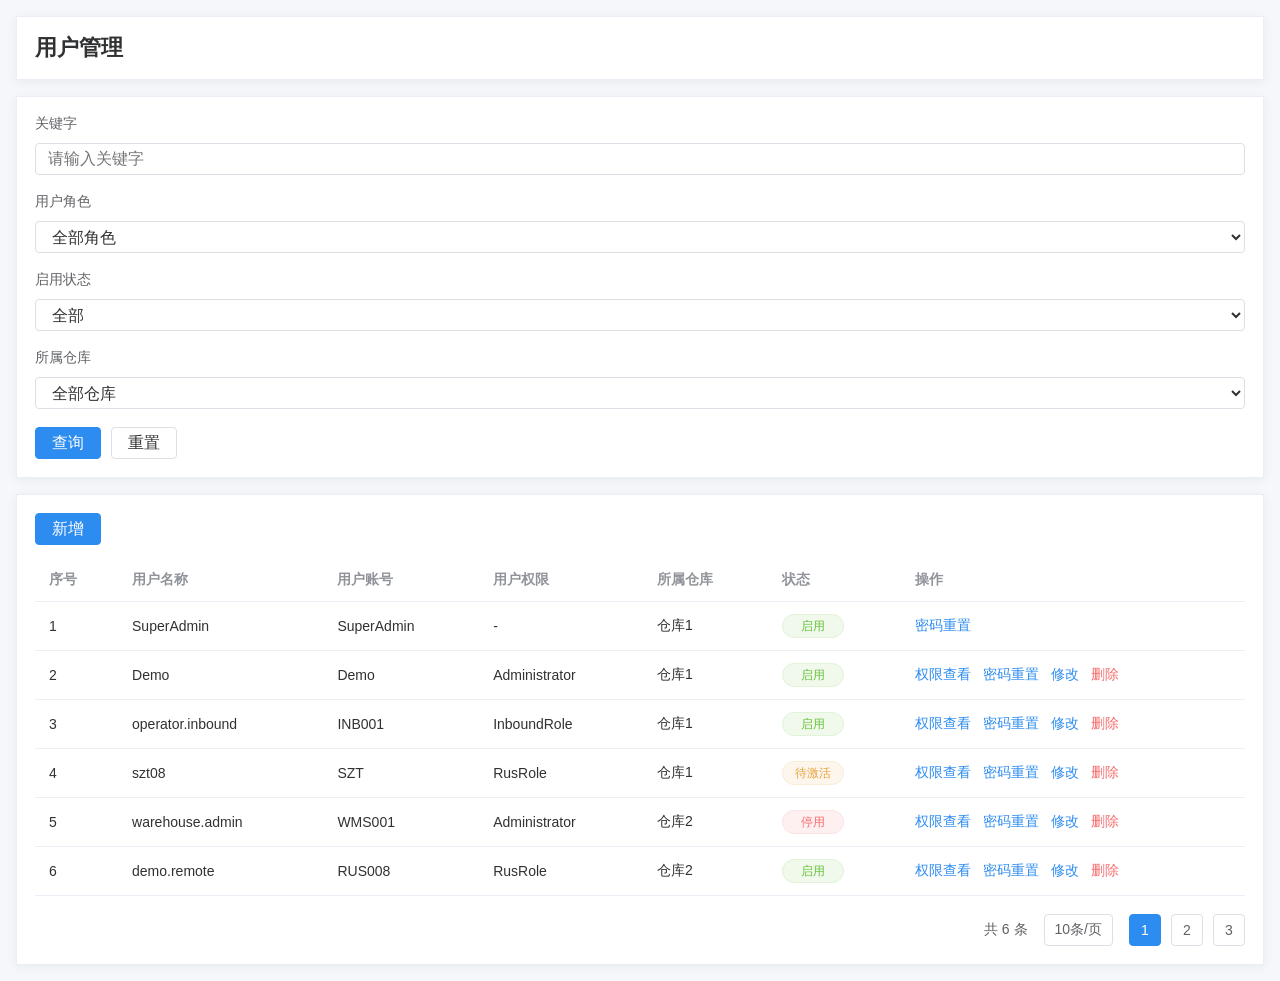
<file: pages/user-management.html>
<!DOCTYPE html>
<html lang="zh-CN">
<head>
  <meta charset="UTF-8" />
  <meta name="viewport" content="width=device-width, initial-scale=1.0" />
  <title>用户管理</title>
  <link rel="stylesheet" href="../assets/page.css" />
</head>
<body>
  <div class="page">
    <section class="page-header">
      <div>
        <h1>用户管理</h1>
      </div>
    </section>

    <section class="panel">
      <div class="filters user-filters">
        <div class="field user-field-keyword">
          <label>关键字</label>
          <input id="userKeywordFilter" type="text" placeholder="请输入关键字" />
        </div>
        <div class="field">
          <label>用户角色</label>
          <select id="userRoleFilter">
            <option value="">全部角色</option>
            <option value="Administrator">Administrator</option>
            <option value="RusRole">RusRole</option>
            <option value="InboundRole">InboundRole</option>
          </select>
        </div>
        <div class="field">
          <label>启用状态</label>
          <select id="userStatusFilter">
            <option value="">全部</option>
            <option value="启用">启用</option>
            <option value="待激活">待激活</option>
            <option value="停用">停用</option>
          </select>
        </div>
        <div class="field">
          <label>所属仓库</label>
          <select id="userWarehouseFilter">
            <option value="">全部仓库</option>
            <option value="仓库1">仓库1</option>
            <option value="仓库2">仓库2</option>
          </select>
        </div>
        <div class="inline-actions user-filter-actions">
          <button id="userSearchBtn" class="btn" type="button">查询</button>
          <button id="userResetBtn" class="btn-outline" type="button">重置</button>
        </div>
      </div>
    </section>

    <section class="table-shell" style="margin-top: 16px;">
      <div class="table-headbar">
        <button class="btn" type="button">新增</button>
      </div>
      <div class="table-wrap">
        <table>
          <thead>
            <tr>
              <th>序号</th>
              <th>用户名称</th>
              <th>用户账号</th>
              <th>用户权限</th>
              <th>所属仓库</th>
              <th>状态</th>
              <th>操作</th>
            </tr>
          </thead>
          <tbody id="userTableBody" data-i18n-skip></tbody>
        </table>
      </div>
      <div class="table-footer">
        <span id="userTableCount">共 0 条</span>
        <span class="page-size">10条/页</span>
        <div class="pagination">
          <span class="page-num active">1</span>
          <span class="page-num">2</span>
          <span class="page-num">3</span>
        </div>
      </div>
    </section>
  </div>

  <div id="resetPasswordOverlay" class="user-dialog-overlay" hidden>
    <article class="user-dialog user-form-dialog" role="dialog" aria-modal="true" aria-labelledby="resetPasswordTitle">
      <div class="user-dialog-head">
        <h3 id="resetPasswordTitle">重置密码</h3>
        <button id="closeResetPassword" class="user-dialog-close" type="button" aria-label="关闭弹窗">×</button>
      </div>
      <div class="user-dialog-body">
        <div class="user-form-grid">
          <div class="user-form-row">
            <label><span class="required-mark">*</span>新密码</label>
            <input id="newPasswordInput" type="password" />
          </div>
          <div class="user-form-row">
            <label><span class="required-mark">*</span>确认密码</label>
            <input id="confirmPasswordInput" type="password" />
          </div>
          <p id="resetPasswordError" class="user-form-error" hidden></p>
        </div>
      </div>
      <div class="user-dialog-actions">
        <button id="cancelResetPassword" class="btn-outline" type="button">取消</button>
        <button id="confirmResetPassword" class="btn" type="button">确认</button>
      </div>
    </article>
  </div>

  <div id="permissionOverlay" class="user-dialog-overlay" hidden>
    <article class="user-dialog permission-dialog" role="dialog" aria-modal="true" aria-labelledby="permissionTitle">
      <div class="user-dialog-head">
        <h3 id="permissionTitle">权限维护</h3>
        <button id="closePermissionDialog" class="user-dialog-close" type="button" aria-label="关闭弹窗">×</button>
      </div>
      <div class="permission-dialog-body">
        <aside class="permission-module-pane">
          <label class="permission-check root">
            <input type="checkbox" checked disabled />
            <span>全部模块</span>
          </label>
          <div id="permissionModuleList" class="permission-module-list" data-i18n-skip></div>
        </aside>
        <section class="permission-detail-pane">
          <div class="permission-toolbar">
            <label class="permission-check">
              <input type="checkbox" checked disabled />
              <span>全部权限</span>
            </label>
          </div>
          <div id="permissionTree" class="permission-tree" data-i18n-skip></div>
        </section>
      </div>
      <div class="user-dialog-actions permission-dialog-actions">
        <button id="cancelPermissionDialog" class="btn-outline" type="button">取消</button>
        <button id="confirmPermissionDialog" class="btn" type="button">确认</button>
      </div>
    </article>
  </div>

  <div id="editUserOverlay" class="user-dialog-overlay" hidden>
    <article class="user-dialog user-form-dialog" role="dialog" aria-modal="true" aria-labelledby="editUserTitle">
      <div class="user-dialog-head">
        <h3 id="editUserTitle">编辑用户</h3>
        <button id="closeEditUser" class="user-dialog-close" type="button" aria-label="关闭弹窗">×</button>
      </div>
      <div class="user-dialog-body">
        <div class="user-form-grid">
          <div class="user-form-row">
            <label><span class="required-mark">*</span>用户账号</label>
            <input id="editUserAccount" type="text" disabled />
          </div>
          <div class="user-form-row">
            <label><span class="required-mark">*</span>用户名称</label>
            <input id="editUserName" type="text" />
          </div>
          <div class="user-form-row">
            <label>用户权限</label>
            <select id="editUserRole">
              <option value="Administrator">Administrator</option>
              <option value="RusRole">RusRole</option>
              <option value="InboundRole">InboundRole</option>
            </select>
          </div>
          <p id="editUserError" class="user-form-error" hidden></p>
        </div>
      </div>
      <div class="user-dialog-actions">
        <button id="cancelEditUser" class="btn-outline" type="button">取消</button>
        <button id="confirmEditUser" class="btn" type="button">确认</button>
      </div>
    </article>
  </div>

  <div id="deleteUserOverlay" class="user-confirm-overlay" hidden>
    <article class="user-confirm-card" role="dialog" aria-modal="true" aria-labelledby="deleteUserTitle">
      <div class="user-confirm-head">
        <h3 id="deleteUserTitle">提示</h3>
        <button id="closeDeleteUser" class="user-dialog-close" type="button" aria-label="关闭弹窗">×</button>
      </div>
      <div class="user-confirm-body">
        <span class="user-confirm-icon">!</span>
        <p>此操作将永久删除该用户，是否继续?</p>
      </div>
      <div class="user-confirm-actions">
        <button id="cancelDeleteUser" class="btn-outline" type="button">取消</button>
        <button id="confirmDeleteUser" class="btn" type="button">确定</button>
      </div>
    </article>
  </div>

  <script src="../assets/i18n.js"></script>
  <script>
    const permissionModules = [
      { key: 'workspace', label: '工作空间(1)' },
      { key: 'location-map', label: '库位地图(5)' },
      { key: 'warehouse', label: '仓库管理(19)' },
      { key: 'stereo', label: '立库管理(15)' },
      { key: 'basic', label: '基础管理(16)' },
      { key: 'inbound', label: '入库管理(19)' },
      { key: 'outbound', label: '出库管理(14)' },
      { key: 'inventory', label: '库存管理(3)' },
      { key: 'strategy', label: '策略管理(10)' },
      { key: 'task', label: '任务管理(4)' },
      { key: 'interface', label: '接口管理(3)' },
      { key: 'permission', label: '权限管理(12)' },
      { key: 'home', label: '主页(0)' },
      { key: 'side-map', label: '库位侧地图(0)' },
      { key: 'pallet', label: '托盘管理(0)' }
    ];

    const permissionPresets = {
      Administrator: {
        warehouse: [
          { label: '仓库管理', checked: true, children: ['新增', '修改', '启用/停用', '删除'] },
          { label: '库区管理', checked: true, children: ['新增', '修改', '绑定物料', '启用/停用', '删除'] },
          { label: '库位管理', checked: true, children: ['批量创建库位', '库位锁定', '库位解锁', '启用', '停用', '绑定库区', '修改'] }
        ],
        workspace: [
          { label: '工作空间', checked: true, children: ['查看首页', '查看一周托盘流动图表', '查看仓库负载数据'] }
        ],
        'location-map': [
          { label: '库位地图', checked: true, children: ['查看库位', '查看托盘信息', '锁定托盘', '移除托盘', '编辑托盘'] }
        ],
        stereo: [
          { label: '立库设备', checked: true, children: ['查看设备状态', '启用/停用', '故障复位'] }
        ],
        basic: [
          { label: '基础资料', checked: true, children: ['物料查询', '仓库配置', '参数修改'] }
        ],
        inbound: [
          { label: '入库管理', checked: true, children: ['查询', '创建任务', '强制完成', '查看详情'] }
        ],
        outbound: [
          { label: '出库管理', checked: true, children: ['查询', '申请出库', '取消任务'] }
        ],
        inventory: [
          { label: '库存管理', checked: true, children: ['查询', '库存调整', '查看库存日志'] }
        ],
        strategy: [
          { label: '策略管理', checked: true, children: ['查看策略', '编辑策略', '启用策略'] }
        ],
        task: [
          { label: '任务管理', checked: true, children: ['查询', '强制完成', '取消', '查看执行日志'] }
        ],
        interface: [
          { label: '接口管理', checked: true, children: ['查询', '查看报文', '重试', '查看流程日志'] }
        ],
        permission: [
          { label: '权限管理', checked: true, children: ['用户管理', '角色管理', '权限查看', '密码重置'] }
        ]
      },
      RusRole: {
        warehouse: [
          { label: '仓库管理', checked: true, children: ['查询', '修改'] }
        ],
        outbound: [
          { label: '出库管理', checked: true, children: ['查询', '申请出库'] }
        ],
        task: [
          { label: '任务管理', checked: true, children: ['查询', '强制完成', '取消'] }
        ],
        interface: [
          { label: '接口管理', checked: true, children: ['查询', '查看报文'] }
        ]
      },
      InboundRole: {
        workspace: [
          { label: '工作空间', checked: true, children: ['查看首页'] }
        ],
        inbound: [
          { label: '入库管理', checked: true, children: ['查询', '创建入库任务', '查看详情'] }
        ],
        pallet: [
          { label: '托盘管理', checked: true, children: ['查询', '查看托盘'] }
        ]
      }
    };

    let userData = [
      { id: 'user-001', name: 'SuperAdmin', account: 'SuperAdmin', role: '-', warehouse: '仓库1', status: '启用', system: true },
      { id: 'user-002', name: 'Demo', account: 'Demo', role: 'Administrator', warehouse: '仓库1', status: '启用' },
      { id: 'user-003', name: 'operator.inbound', account: 'INB001', role: 'InboundRole', warehouse: '仓库1', status: '启用' },
      { id: 'user-004', name: 'szt08', account: 'SZT', role: 'RusRole', warehouse: '仓库1', status: '待激活' },
      { id: 'user-005', name: 'warehouse.admin', account: 'WMS001', role: 'Administrator', warehouse: '仓库2', status: '停用' },
      { id: 'user-006', name: 'demo.remote', account: 'RUS008', role: 'RusRole', warehouse: '仓库2', status: '启用' }
    ];

    let currentResetUserId = '';
    let currentEditUserId = '';
    let currentDeleteUserId = '';
    let currentPermissionRole = 'Administrator';
    let currentPermissionModuleKey = 'warehouse';

    const userKeywordFilter = document.getElementById('userKeywordFilter');
    const userRoleFilter = document.getElementById('userRoleFilter');
    const userStatusFilter = document.getElementById('userStatusFilter');
    const userWarehouseFilter = document.getElementById('userWarehouseFilter');
    const userSearchBtn = document.getElementById('userSearchBtn');
    const userResetBtn = document.getElementById('userResetBtn');
    const userTableBody = document.getElementById('userTableBody');
    const userTableCount = document.getElementById('userTableCount');

    const resetPasswordOverlay = document.getElementById('resetPasswordOverlay');
    const newPasswordInput = document.getElementById('newPasswordInput');
    const confirmPasswordInput = document.getElementById('confirmPasswordInput');
    const resetPasswordError = document.getElementById('resetPasswordError');
    const closeResetPassword = document.getElementById('closeResetPassword');
    const cancelResetPassword = document.getElementById('cancelResetPassword');
    const confirmResetPassword = document.getElementById('confirmResetPassword');

    const permissionOverlay = document.getElementById('permissionOverlay');
    const permissionModuleList = document.getElementById('permissionModuleList');
    const permissionTree = document.getElementById('permissionTree');
    const closePermissionDialog = document.getElementById('closePermissionDialog');
    const cancelPermissionDialog = document.getElementById('cancelPermissionDialog');
    const confirmPermissionDialog = document.getElementById('confirmPermissionDialog');

    const editUserOverlay = document.getElementById('editUserOverlay');
    const editUserAccount = document.getElementById('editUserAccount');
    const editUserName = document.getElementById('editUserName');
    const editUserRole = document.getElementById('editUserRole');
    const editUserError = document.getElementById('editUserError');
    const closeEditUser = document.getElementById('closeEditUser');
    const cancelEditUser = document.getElementById('cancelEditUser');
    const confirmEditUser = document.getElementById('confirmEditUser');

    const deleteUserOverlay = document.getElementById('deleteUserOverlay');
    const closeDeleteUser = document.getElementById('closeDeleteUser');
    const cancelDeleteUser = document.getElementById('cancelDeleteUser');
    const confirmDeleteUser = document.getElementById('confirmDeleteUser');

    function t(text) {
      return window.WMSI18N ? window.WMSI18N.translateText(text) : text;
    }

    function getStatusChipClass(status) {
      if (status === '启用') return 'success';
      if (status === '待激活') return 'warning';
      return 'danger';
    }

    function renderUserTable(data) {
      userTableBody.innerHTML = '';

      if (!data.length) {
        const row = document.createElement('tr');
        row.innerHTML = `<td colspan="7" class="table-empty">${t('未查询到符合条件的用户数据')}</td>`;
        userTableBody.appendChild(row);
        userTableCount.textContent = t('共 0 条');
        return;
      }

      data.forEach((item, index) => {
        const row = document.createElement('tr');
        const actions = item.system
          ? '<button class="link-btn" type="button" data-action="reset" data-id="' + item.id + '">' + t('密码重置') + '</button>'
          : [
              '<button class="link-btn" type="button" data-action="permission" data-id="' + item.id + '">' + t('权限查看') + '</button>',
              '<button class="link-btn" type="button" data-action="reset" data-id="' + item.id + '">' + t('密码重置') + '</button>',
              '<button class="link-btn" type="button" data-action="edit" data-id="' + item.id + '">' + t('修改') + '</button>',
              '<button class="link-btn danger" type="button" data-action="delete" data-id="' + item.id + '">' + t('删除') + '</button>'
            ].join('');

        row.innerHTML = `
          <td>${index + 1}</td>
          <td>${item.name}</td>
          <td>${item.account}</td>
          <td>${item.role}</td>
          <td>${t(item.warehouse)}</td>
          <td><span class="chip ${getStatusChipClass(item.status)}">${t(item.status)}</span></td>
          <td>${actions}</td>
        `;
        userTableBody.appendChild(row);
      });

      userTableCount.textContent = t(`共 ${data.length} 条`);
    }

    function getFilteredUsers() {
      const keyword = userKeywordFilter.value.trim().toLowerCase();
      const role = userRoleFilter.value.trim();
      const status = userStatusFilter.value.trim();
      const warehouse = userWarehouseFilter.value.trim();

      return userData.filter((item) => {
        const matchKeyword = !keyword
          || item.name.toLowerCase().includes(keyword)
          || item.account.toLowerCase().includes(keyword);
        const matchRole = !role || item.role === role;
        const matchStatus = !status || item.status === status;
        const matchWarehouse = !warehouse || item.warehouse === warehouse;
        return matchKeyword && matchRole && matchStatus && matchWarehouse;
      });
    }

    function filterUsers() {
      renderUserTable(getFilteredUsers());
    }

    function resetUserFilters() {
      userKeywordFilter.value = '';
      userRoleFilter.value = '';
      userStatusFilter.value = '';
      userWarehouseFilter.value = '';
      renderUserTable(userData);
    }

    function closeOverlay(overlay) {
      overlay.hidden = true;
    }

    function openResetPassword(userId) {
      currentResetUserId = userId;
      newPasswordInput.value = '';
      confirmPasswordInput.value = '';
      resetPasswordError.hidden = true;
      resetPasswordError.textContent = '';
      resetPasswordOverlay.hidden = false;
    }

    function openPermissionDialog(userId) {
      const user = userData.find((item) => item.id === userId);
      if (!user) return;

      currentPermissionRole = user.role === '-' ? 'Administrator' : user.role;
      currentPermissionModuleKey = getFirstPermissionModuleKey(currentPermissionRole);
      renderPermissionModules();
      renderPermissionTree();
      permissionOverlay.hidden = false;
    }

    function getCurrentPermissionPreset() {
      return permissionPresets[currentPermissionRole] || permissionPresets.Administrator;
    }

    function getFirstPermissionModuleKey(role) {
      const preset = permissionPresets[role] || permissionPresets.Administrator;
      const firstModule = permissionModules.find((module) => preset[module.key] && preset[module.key].length);
      return firstModule ? firstModule.key : permissionModules[0].key;
    }

    function renderPermissionModules() {
      const preset = getCurrentPermissionPreset();
      permissionModuleList.innerHTML = permissionModules
        .map((module) => {
          const isActive = module.key === currentPermissionModuleKey;
          const hasPermission = Boolean(preset[module.key] && preset[module.key].length);
          return `
            <button
              class="permission-module-item${isActive ? ' active' : ''}${hasPermission ? '' : ' muted'}"
              type="button"
              data-module-key="${module.key}"
            >
              ${t(module.label)}
            </button>
          `;
        })
        .join('');
    }

    function renderPermissionTree() {
      const preset = getCurrentPermissionPreset();
      const treeData = preset[currentPermissionModuleKey] || [];

      if (!treeData.length) {
        permissionTree.innerHTML = `<div class="permission-empty">${t('当前模块暂无权限配置')}</div>`;
        return;
      }

      permissionTree.innerHTML = treeData.map((group) => `
        <section class="permission-group">
          <label class="permission-check group">
            <span class="permission-arrow">▾</span>
            <input type="checkbox" ${group.checked ? 'checked' : ''} disabled />
            <span>${t(group.label)}</span>
          </label>
          <div class="permission-children">
            ${group.children.map((child) => `
              <label class="permission-check child">
                <input type="checkbox" checked disabled />
                <span>${t(child)}</span>
              </label>
            `).join('')}
          </div>
        </section>
      `).join('');
    }

    function openEditDialog(userId) {
      const user = userData.find((item) => item.id === userId);
      if (!user) return;

      currentEditUserId = userId;
      editUserAccount.value = user.account;
      editUserName.value = user.name;
      editUserRole.value = user.role === '-' ? 'Administrator' : user.role;
      editUserError.hidden = true;
      editUserError.textContent = '';
      editUserOverlay.hidden = false;
    }

    function openDeleteDialog(userId) {
      currentDeleteUserId = userId;
      deleteUserOverlay.hidden = false;
    }

    function submitResetPassword() {
      const password = newPasswordInput.value.trim();
      const confirmPassword = confirmPasswordInput.value.trim();

      if (!password || !confirmPassword) {
        resetPasswordError.textContent = t('请填写新密码和确认密码。');
        resetPasswordError.hidden = false;
        return;
      }

      if (password !== confirmPassword) {
        resetPasswordError.textContent = t('两次输入的密码不一致，请重新输入。');
        resetPasswordError.hidden = false;
        return;
      }

      closeOverlay(resetPasswordOverlay);
      currentResetUserId = '';
    }

    function submitEditUser() {
      const nextName = editUserName.value.trim();
      const nextRole = editUserRole.value.trim();

      if (!nextName) {
        editUserError.textContent = t('用户名称不能为空。');
        editUserError.hidden = false;
        return;
      }

      userData = userData.map((item) => {
        if (item.id !== currentEditUserId) return item;
        return {
          ...item,
          name: nextName,
          role: nextRole
        };
      });

      closeOverlay(editUserOverlay);
      currentEditUserId = '';
      filterUsers();
    }

    function submitDeleteUser() {
      userData = userData.filter((item) => item.id !== currentDeleteUserId);
      closeOverlay(deleteUserOverlay);
      currentDeleteUserId = '';
      filterUsers();
    }

    userSearchBtn.addEventListener('click', filterUsers);
    userResetBtn.addEventListener('click', resetUserFilters);
    userKeywordFilter.addEventListener('keydown', (event) => {
      if (event.key === 'Enter') {
        filterUsers();
      }
    });

    permissionModuleList.addEventListener('click', (event) => {
      const button = event.target.closest('[data-module-key]');
      if (!button) return;
      currentPermissionModuleKey = button.dataset.moduleKey;
      renderPermissionModules();
      renderPermissionTree();
    });

    userTableBody.addEventListener('click', (event) => {
      const button = event.target.closest('[data-action]');
      if (!button) return;

      const action = button.dataset.action;
      const userId = button.dataset.id;

      if (action === 'reset') openResetPassword(userId);
      if (action === 'permission') openPermissionDialog(userId);
      if (action === 'edit') openEditDialog(userId);
      if (action === 'delete') openDeleteDialog(userId);
    });

    closeResetPassword.addEventListener('click', () => closeOverlay(resetPasswordOverlay));
    cancelResetPassword.addEventListener('click', () => closeOverlay(resetPasswordOverlay));
    confirmResetPassword.addEventListener('click', submitResetPassword);

    closePermissionDialog.addEventListener('click', () => closeOverlay(permissionOverlay));
    cancelPermissionDialog.addEventListener('click', () => closeOverlay(permissionOverlay));
    confirmPermissionDialog.addEventListener('click', () => closeOverlay(permissionOverlay));

    closeEditUser.addEventListener('click', () => closeOverlay(editUserOverlay));
    cancelEditUser.addEventListener('click', () => closeOverlay(editUserOverlay));
    confirmEditUser.addEventListener('click', submitEditUser);

    closeDeleteUser.addEventListener('click', () => closeOverlay(deleteUserOverlay));
    cancelDeleteUser.addEventListener('click', () => closeOverlay(deleteUserOverlay));
    confirmDeleteUser.addEventListener('click', submitDeleteUser);

    [resetPasswordOverlay, permissionOverlay, editUserOverlay, deleteUserOverlay].forEach((overlay) => {
      overlay.addEventListener('click', (event) => {
        if (event.target === overlay) {
          closeOverlay(overlay);
        }
      });
    });

    document.addEventListener('keydown', (event) => {
      if (event.key !== 'Escape') return;
      [resetPasswordOverlay, permissionOverlay, editUserOverlay, deleteUserOverlay].forEach((overlay) => {
        if (!overlay.hidden) {
          closeOverlay(overlay);
        }
      });
    });

    window.addEventListener('wms-language-change', () => {
      filterUsers();

      if (!permissionOverlay.hidden) {
        renderPermissionModules();
        renderPermissionTree();
      }
    });

    filterUsers();
  </script>
</body>
</html>
</file>
<file: assets/main.css>
:root {
  --navy: #081b2f;
  --navy-light: #0d2742;
  --sidebar-line: rgba(255, 255, 255, 0.08);
  --blue: #2d8cf0;
  --blue-deep: #1677d8;
  --text: #304156;
  --muted: #8a97a6;
  --bg: #f0f2f5;
  --panel: #ffffff;
  --border: #e6ebf1;
  --shadow: 0 6px 18px rgba(15, 35, 60, 0.08);
  --body: "Microsoft YaHei", "PingFang SC", "Hiragino Sans GB", sans-serif;
}

* {
  box-sizing: border-box;
}

html,
body {
  margin: 0;
  min-height: 100%;
  font-family: var(--body);
  color: var(--text);
  background: var(--bg);
}

body {
  overflow: hidden;
}

.layout-shell {
  display: grid;
  grid-template-columns: 220px minmax(0, 1fr);
  min-height: 100vh;
}

.sidebar {
  display: flex;
  flex-direction: column;
  background: var(--navy);
  color: rgba(255, 255, 255, 0.88);
  border-right: 1px solid rgba(255, 255, 255, 0.04);
}

.brand {
  display: flex;
  align-items: center;
  gap: 0;
  min-height: 56px;
  padding: 0 18px;
  font-weight: 700;
  border-bottom: 1px solid var(--sidebar-line);
}

.brand-mark {
  color: #11a0ff;
  font-size: 18px;
}

.brand-name {
  color: #32a6ff;
  font-size: 16px;
}

.menu-tree {
  padding: 8px 8px 20px;
  overflow-y: auto;
}

.menu-group {
  margin-bottom: 4px;
}

.menu-parent,
.menu-link {
  width: 100%;
  display: flex;
  align-items: center;
  border: 0;
  color: rgba(255, 255, 255, 0.88);
  font: inherit;
  text-align: left;
  cursor: pointer;
}

.menu-parent {
  padding: 12px 12px;
  background: transparent;
  justify-content: space-between;
}

.menu-parent span:last-child {
  flex: none;
}

.menu-parent > span:first-child {
  flex: 1;
}

.menu-arrow {
  width: 10px;
  height: 10px;
  border-right: 1.8px solid rgba(255, 255, 255, 0.62);
  border-bottom: 1.8px solid rgba(255, 255, 255, 0.62);
  transform: rotate(45deg);
  transition: transform 0.18s ease;
  margin-right: 2px;
}

.menu-children {
  display: grid;
  gap: 4px;
  padding: 0 0 4px;
}

.menu-group:not(.open) .menu-children {
  display: none;
}

.menu-group:not(.open) .menu-arrow {
  transform: rotate(-45deg);
  margin-top: 2px;
}

.menu-link {
  min-height: 42px;
  margin-left: 0;
  padding: 0 16px 0 40px;
  border-radius: 4px;
  background: transparent;
  transition: background 0.18s ease;
}

.menu-link-root {
  min-height: 46px;
  padding: 0 12px;
  margin-bottom: 4px;
}

.menu-link:hover {
  background: rgba(45, 140, 240, 0.12);
}

.menu-link.active {
  background: var(--blue);
  color: #fff;
}

.main-shell {
  display: grid;
  grid-template-rows: 56px 44px minmax(0, 1fr);
  min-width: 0;
}

.global-header {
  display: flex;
  align-items: center;
  justify-content: space-between;
  padding: 0 16px;
  background: var(--navy);
  color: rgba(255, 255, 255, 0.92);
}

.header-left,
.header-right,
.header-path,
.tabs,
.tabs-list {
  display: flex;
  align-items: center;
}

.header-left,
.header-right {
  gap: 14px;
}

.header-path {
  gap: 8px;
  font-size: 14px;
}

.header-btn {
  width: 28px;
  height: 28px;
  border: 0;
  border-radius: 4px;
  background: transparent;
  color: rgba(255, 255, 255, 0.88);
  cursor: pointer;
}

.warehouse-info {
  font-size: 15px;
}

.lang-switch {
  display: inline-flex;
  align-items: center;
  padding: 3px;
  border-radius: 999px;
  background: rgba(255, 255, 255, 0.08);
  border: 1px solid rgba(255, 255, 255, 0.12);
}

.lang-btn {
  min-width: 50px;
  height: 28px;
  padding: 0 12px;
  border: 0;
  border-radius: 999px;
  background: transparent;
  color: rgba(255, 255, 255, 0.72);
  font: inherit;
  font-size: 13px;
  cursor: pointer;
  transition: all 0.18s ease;
}

.lang-btn.active {
  background: rgba(45, 140, 240, 0.9);
  color: #fff;
  box-shadow: 0 4px 12px rgba(45, 140, 240, 0.24);
}

.user-box {
  display: flex;
  align-items: center;
  gap: 8px;
  font-size: 15px;
  font-weight: 600;
}

.avatar {
  width: 30px;
  height: 30px;
  border-radius: 50%;
  display: inline-flex;
  align-items: center;
  justify-content: center;
  background: linear-gradient(180deg, #f4f6f8, #d5dbe3);
  color: #445261;
  font-size: 14px;
}

.tabs-strip {
  display: flex;
  align-items: center;
  padding: 0 14px;
  background: #ffffff;
  border-bottom: 1px solid var(--border);
}

.tabs {
  width: 100%;
  gap: 10px;
  min-width: 0;
}

.tabs-list {
  flex: 1;
  gap: 8px;
  min-width: 0;
  overflow-x: auto;
  padding-bottom: 2px;
  scrollbar-width: thin;
}

.tab-chip {
  flex: 0 0 auto;
  min-width: 0;
  height: 34px;
  padding: 0 10px 0 14px;
  border: 1px solid #dbe5f2;
  border-radius: 10px 10px 0 0;
  background: linear-gradient(180deg, #f7faff, #edf3fb);
  color: #3d4f63;
  font: inherit;
  cursor: pointer;
  display: inline-flex;
  align-items: center;
  gap: 8px;
}

.tab-chip:hover {
  background: linear-gradient(180deg, #fafdff, #eef4fd);
}

.tab-chip.active {
  background: linear-gradient(180deg, #f2f7ff, #e4efff);
  border-color: #cdddff;
  color: #24364c;
  box-shadow: inset 0 1px 0 rgba(255, 255, 255, 0.8);
}

.tab-label {
  white-space: nowrap;
}

.tab-close {
  width: 18px;
  height: 18px;
  border-radius: 50%;
  display: inline-flex;
  align-items: center;
  justify-content: center;
  color: #7b8794;
  font-size: 12px;
  line-height: 1;
}

.tab-close:hover {
  background: rgba(45, 140, 240, 0.12);
  color: #2d8cf0;
}

.tab-separator {
  color: #a7b0ba;
}

.refresh-btn {
  margin-left: auto;
  width: 28px;
  height: 28px;
  border: 0;
  background: transparent;
  color: #4a5563;
  cursor: pointer;
}

.frame-shell {
  min-width: 0;
  min-height: 0;
  background: var(--bg);
}

iframe {
  width: 100%;
  height: 100%;
  border: 0;
  background: #f5f7fa;
}

@media (max-width: 980px) {
  body {
    overflow: auto;
  }

  .layout-shell {
    grid-template-columns: 1fr;
  }

  .sidebar {
    min-height: auto;
  }

  .main-shell {
    grid-template-rows: auto auto minmax(0, 1fr);
  }

  iframe {
    min-height: 1000px;
  }
}
</file>
<file: assets/page.css>
:root {
  --blue: #2d8cf0;
  --blue-deep: #1677d8;
  --text: #303133;
  --muted: #909399;
  --bg: #f5f7fa;
  --panel: #ffffff;
  --line: #ebeef5;
  --line-deep: #dcdfe6;
  --success: #67c23a;
  --warning: #e6a23c;
  --danger: #f56c6c;
  --teal: #36cfc9;
  --shadow: 0 2px 10px rgba(31, 45, 61, 0.06);
  --body: "Microsoft YaHei", "PingFang SC", "Hiragino Sans GB", sans-serif;
  --heading: "Microsoft YaHei", "PingFang SC", "Hiragino Sans GB", sans-serif;
}

* {
  box-sizing: border-box;
}

body {
  margin: 0;
  font-family: var(--body);
  color: var(--text);
  background: var(--bg);
}

.page {
  padding: 16px;
}

.dashboard-page {
  padding: 10px 12px 12px;
}

.dashboard-page .page-header {
  margin-bottom: 8px;
  padding: 6px 12px;
  gap: 10px;
  min-height: 52px;
}

.dashboard-page .page-header h1 {
  font-size: 17px;
  line-height: 1.2;
}

.dashboard-page .header-actions {
  gap: 6px;
}

.dashboard-page .mode-switch-shell {
  gap: 8px;
  padding: 4px 8px;
}

.dashboard-page .mode-switch-copy,
.dashboard-page .mode-switch-label {
  font-size: 11px;
}

.dashboard-page .btn {
  height: 28px;
  padding: 0 12px;
  font-size: 12px;
}

.page-header {
  display: flex;
  align-items: center;
  justify-content: space-between;
  gap: 16px;
  margin-bottom: 16px;
  padding: 16px 18px;
  background: var(--panel);
  border: 1px solid var(--line);
  box-shadow: var(--shadow);
}

.eyebrow {
  margin: 0 0 4px;
  font-size: 12px;
  color: var(--muted);
}

h1,
h2,
h3,
h4 {
  margin: 0;
  font-family: var(--heading);
  font-weight: 600;
}

.page-header h1 {
  font-size: 22px;
}

.subtitle {
  margin: 6px 0 0;
  color: var(--muted);
  line-height: 1.6;
  font-size: 13px;
}

.header-actions,
.toolbar,
.tiny-actions,
.legend,
.inline-actions,
.pagination {
  display: flex;
  align-items: center;
  flex-wrap: wrap;
  gap: 10px;
}

.mode-switch-shell {
  display: flex;
  align-items: center;
  gap: 12px;
  padding: 7px 12px;
  border: 1px solid var(--line-deep);
  border-radius: 999px;
  background: #fff;
}

.mode-switch-copy {
  font-size: 13px;
  color: #606266;
}

.mode-switch {
  position: relative;
  display: inline-flex;
  align-items: center;
  gap: 10px;
  user-select: none;
  cursor: pointer;
}

.mode-switch-label {
  font-size: 13px;
  color: #606266;
}

.mode-switch input {
  position: absolute;
  opacity: 0;
  pointer-events: none;
}

.mode-switch-track {
  position: relative;
  width: 54px;
  height: 28px;
  border-radius: 999px;
  background: #dbe7f5;
  box-shadow: inset 0 0 0 1px rgba(45, 140, 240, 0.12);
  transition: background 0.2s ease;
  cursor: pointer;
}

.mode-switch-track::before {
  content: "";
  position: absolute;
  top: 3px;
  left: 3px;
  width: 22px;
  height: 22px;
  border-radius: 50%;
  background: #fff;
  box-shadow: 0 4px 10px rgba(45, 140, 240, 0.18);
  transition: transform 0.2s ease;
}

.mode-switch input:checked + .mode-switch-track {
  background: linear-gradient(135deg, #5bb8f1, #2d8cf0);
}

.mode-switch input:checked + .mode-switch-track::before {
  transform: translateX(26px);
}

.mode-switch input:focus-visible + .mode-switch-track {
  outline: 2px solid rgba(45, 140, 240, 0.24);
  outline-offset: 2px;
}

.btn,
.btn-outline,
.btn-soft,
.btn-danger,
.link-btn,
.tiny-actions button {
  height: 32px;
  padding: 0 16px;
  border-radius: 4px;
  border: 1px solid transparent;
  font: inherit;
  cursor: pointer;
}

.btn {
  background: var(--blue);
  border-color: var(--blue);
  color: #fff;
}

.btn:hover {
  background: var(--blue-deep);
  border-color: var(--blue-deep);
}

.btn-outline,
.btn-soft,
.btn-danger,
.tiny-actions button {
  background: #fff;
  border-color: var(--line-deep);
  color: var(--text);
}

.link-btn {
  height: auto;
  padding: 0;
  border: 0;
  background: transparent;
  color: var(--blue);
}

.link-btn.danger {
  color: var(--danger);
}

.link-btn + .link-btn {
  margin-left: 12px;
}

.panel,
.table-shell,
.role-card,
.metric-card,
.mini-stat,
.signal-box,
.code-panel {
  background: var(--panel);
  border: 1px solid var(--line);
  box-shadow: var(--shadow);
}

.panel,
.role-card {
  padding: 18px;
}

.panel-title {
  display: flex;
  align-items: center;
  justify-content: space-between;
  gap: 12px;
  margin-bottom: 14px;
}

.panel-title h3 {
  font-size: 16px;
}

.filters,
.form-grid {
  display: grid;
  grid-template-columns: repeat(4, minmax(0, 1fr));
  gap: 16px 18px;
}

.filters.single-row {
  grid-template-columns: 1.3fr 1fr 1fr 1fr auto;
}

.field {
  display: grid;
  grid-template-columns: 72px minmax(0, 1fr);
  align-items: center;
  gap: 10px;
}

.field label {
  font-size: 14px;
  color: #606266;
  text-align: right;
}

.field input,
.field select,
.field textarea {
  width: 100%;
  height: 32px;
  padding: 0 12px;
  border-radius: 4px;
  border: 1px solid var(--line-deep);
  background: #fff;
  color: var(--text);
  font: inherit;
}

.field textarea {
  height: auto;
  min-height: 120px;
  padding: 10px 12px;
}

.date-range-field {
  grid-template-columns: 88px minmax(0, 1fr);
}

.date-range-input {
  display: grid;
  grid-template-columns: minmax(0, 1fr) auto minmax(0, 1fr);
  align-items: center;
  gap: 10px;
}

.date-range-sep {
  color: #98a2b3;
  font-size: 13px;
}

.pallet-filter-actions {
  justify-content: flex-end;
  align-self: end;
}

.task-filters {
  grid-template-columns: minmax(320px, 1.05fr) minmax(320px, 1.05fr) minmax(320px, 1.05fr) auto;
  align-items: end;
  gap: 18px 24px;
}

.task-filter-actions {
  justify-content: flex-end;
  align-self: end;
  grid-column: 4;
  grid-row: 1;
}

.task-field-keyword {
  grid-column: 1;
  grid-row: 1;
}

.task-field-command {
  grid-column: 2;
  grid-row: 1;
}

.task-field-type {
  grid-column: 3;
  grid-row: 1;
}

.task-field-status {
  grid-column: 1;
  grid-row: 2;
}

.task-filters .date-range-field {
  grid-column: 2;
  grid-row: 2;
}

.task-filters .date-range-input {
  grid-template-columns: minmax(0, 1fr) auto minmax(0, 1fr);
}

.process-log-filters {
  grid-template-columns: repeat(3, minmax(280px, 1fr)) auto;
  align-items: end;
  gap: 18px 24px;
}

.process-log-actions {
  justify-content: flex-end;
  align-self: end;
}

.user-filters {
  grid-template-columns: minmax(320px, 1.25fr) minmax(220px, 1fr) minmax(200px, 1fr) minmax(200px, 1fr) auto;
  align-items: end;
  gap: 18px 24px;
}

.user-field-keyword {
  grid-column: 1;
}

.user-filter-actions {
  justify-content: flex-end;
  align-self: end;
}

@media (max-width: 1280px) {
  .task-filters {
    grid-template-columns: 1fr;
  }

  .process-log-filters {
    grid-template-columns: 1fr;
  }

  .user-filters {
    grid-template-columns: 1fr;
  }

  .task-field-keyword,
  .task-field-command,
  .task-field-type,
  .task-field-status,
  .task-filter-actions,
  .task-filters .date-range-field {
    grid-column: span 1;
    grid-row: auto;
  }

  .process-log-actions {
    justify-content: flex-start;
  }

  .user-filter-actions {
    justify-content: flex-start;
  }
}

.table-shell {
  overflow: hidden;
}

.table-headbar {
  display: flex;
  align-items: center;
  justify-content: space-between;
  gap: 12px;
  padding: 18px 18px 0;
}

.table-wrap {
  padding: 14px 18px 0;
  overflow: auto;
}

table {
  width: 100%;
  border-collapse: collapse;
  font-size: 14px;
}

th,
td {
  padding: 12px 14px;
  text-align: left;
  border-bottom: 1px solid var(--line);
  white-space: nowrap;
}

th {
  color: #909399;
  font-weight: 600;
  background: #fff;
}

tbody tr:hover {
  background: #f8fbff;
}

.table-empty {
  padding: 26px 14px;
  text-align: center;
  color: #98a2b3;
}

.task-table-wrap {
  position: relative;
  background: #fff;
  padding-right: 0;
}

.task-wide-table {
  min-width: 1880px;
}

.process-log-wide-table {
  min-width: 1560px;
}

.task-sticky-action-table th:last-child,
.task-sticky-action-table td:last-child {
  position: sticky;
  right: 0;
  min-width: 188px;
  width: 188px;
  background: #fff;
  background-clip: padding-box;
  border-left: 1px solid #edf2f7;
}

.task-sticky-action-table th:last-child {
  z-index: 3;
  box-shadow: -12px 0 18px rgba(15, 35, 60, 0.08);
}

.task-sticky-action-table td:last-child {
  z-index: 2;
  box-shadow: -12px 0 18px rgba(15, 35, 60, 0.06);
}

.task-sticky-action-table tbody tr:hover td:last-child {
  background: #f8fbff;
}

.task-confirm-overlay {
  position: fixed;
  inset: 0;
  z-index: 70;
  display: flex;
  align-items: center;
  justify-content: center;
  padding: 24px;
  background: rgba(8, 27, 47, 0.16);
}

.task-confirm-overlay[hidden] {
  display: none !important;
}

.task-confirm-card {
  width: min(760px, 100%);
  border: 1px solid rgba(226, 232, 240, 0.92);
  border-radius: 12px;
  background: #fff;
  box-shadow: 0 24px 60px rgba(15, 35, 60, 0.18);
}

.task-confirm-head,
.task-confirm-actions {
  display: flex;
  align-items: center;
  justify-content: space-between;
}

.task-confirm-head {
  padding: 18px 22px 6px;
}

.task-confirm-head h3 {
  font-size: 18px;
  font-weight: 500;
  color: #303133;
}

.task-confirm-close {
  width: 30px;
  height: 30px;
  border: 0;
  background: transparent;
  color: #98a2b3;
  font: inherit;
  font-size: 22px;
  line-height: 1;
  cursor: pointer;
}

.task-confirm-body {
  display: grid;
  grid-template-columns: 44px minmax(0, 1fr);
  gap: 18px;
  align-items: center;
  padding: 12px 22px 24px;
}

.task-confirm-icon {
  width: 38px;
  height: 38px;
  border-radius: 50%;
  display: inline-flex;
  align-items: center;
  justify-content: center;
  background: #f5a623;
  color: #fff;
  font-size: 26px;
  font-weight: 600;
  line-height: 1;
}

.task-confirm-body p {
  margin: 0;
  color: #606266;
  font-size: 18px;
  line-height: 1.8;
}

.task-confirm-actions {
  justify-content: flex-end;
  gap: 22px;
  padding: 0 34px 20px 22px;
}

.task-confirm-actions .btn,
.task-confirm-actions .btn-outline {
  min-width: 106px;
  height: 48px;
  border-radius: 8px;
  font-size: 16px;
}

.list-modal-overlay {
  position: fixed;
  inset: 0;
  z-index: 50;
  display: flex;
  align-items: center;
  justify-content: center;
  padding: 24px;
  background: rgba(8, 27, 47, 0.2);
  backdrop-filter: blur(5px);
}

.list-modal-overlay[hidden] {
  display: none !important;
}

.list-modal {
  width: min(680px, 100%);
  border: 1px solid rgba(226, 232, 240, 0.92);
  border-radius: 22px;
  background: linear-gradient(180deg, #ffffff, #f8fbff);
  box-shadow: 0 24px 60px rgba(15, 35, 60, 0.18);
  overflow: hidden;
}

.list-modal-head,
.list-modal-actions {
  display: flex;
  align-items: center;
  justify-content: space-between;
  gap: 12px;
}

.list-modal-head {
  padding: 18px 20px 14px;
  border-bottom: 1px solid #edf2f7;
}

.list-modal-head h3 {
  font-size: 20px;
  color: #101828;
}

.list-modal-close {
  width: 34px;
  height: 34px;
  border: 0;
  border-radius: 50%;
  background: #f5f8fc;
  color: #667085;
  font: inherit;
  cursor: pointer;
}

.list-modal-body {
  padding: 18px 20px;
}

.list-modal-grid {
  display: grid;
  grid-template-columns: repeat(2, minmax(0, 1fr));
  gap: 12px;
}

.list-modal-item {
  padding: 12px 14px;
  border: 1px solid #edf2f7;
  border-radius: 14px;
  background: #fff;
}

.list-modal-item span,
.list-modal-item label {
  display: block;
  margin-bottom: 8px;
  color: #667085;
  font-size: 12px;
}

.list-modal-item strong {
  color: #101828;
  font-size: 15px;
  line-height: 1.5;
}

.modal-status-wrap {
  display: flex;
  align-items: center;
  min-height: 30px;
}

.modal-status-chip {
  min-width: 84px;
  height: 30px;
  padding: 0 14px;
  border-radius: 999px;
  font-size: 13px;
  font-weight: 600;
}

.list-modal-item input {
  width: 100%;
  height: 38px;
  padding: 0 12px;
  border: 1px solid #dbe5f2;
  border-radius: 10px;
  font: inherit;
  color: #101828;
  background: #fff;
}

.list-modal-item.span-2 {
  grid-column: span 2;
}

.list-modal-actions {
  justify-content: flex-end;
  padding: 0 20px 20px;
}

.log-detail-overlay {
  position: fixed;
  inset: 0;
  z-index: 75;
  display: flex;
  align-items: center;
  justify-content: center;
  padding: 24px;
  background: rgba(8, 27, 47, 0.22);
  backdrop-filter: blur(4px);
}

.log-detail-overlay[hidden] {
  display: none !important;
}

.log-detail-modal {
  width: min(920px, 100%);
  max-height: min(86vh, 900px);
  border: 1px solid rgba(226, 232, 240, 0.96);
  border-radius: 16px;
  background: #fff;
  box-shadow: 0 28px 70px rgba(15, 35, 60, 0.2);
  overflow: hidden;
}

.log-detail-head,
.log-detail-actions {
  display: flex;
  align-items: center;
  justify-content: space-between;
  gap: 12px;
}

.log-detail-head {
  padding: 18px 22px;
  border-bottom: 1px solid #edf2f7;
}

.log-detail-head h3 {
  font-size: 20px;
  color: #101828;
}

.log-detail-close {
  width: 34px;
  height: 34px;
  border: 0;
  border-radius: 50%;
  background: #f4f7fb;
  color: #667085;
  font: inherit;
  font-size: 20px;
  line-height: 1;
  cursor: pointer;
}

.log-detail-body {
  display: grid;
  gap: 16px;
  padding: 20px 22px 16px;
  max-height: calc(86vh - 132px);
  overflow: auto;
  background: linear-gradient(180deg, #ffffff 0%, #fbfdff 100%);
}

.log-detail-section {
  padding: 16px 18px;
  border: 1px solid #e9eef5;
  border-radius: 14px;
  background: #fff;
}

.log-detail-section h4 {
  position: relative;
  margin-bottom: 12px;
  padding-left: 12px;
  font-size: 15px;
  color: #1f2937;
}

.log-detail-section h4::before {
  content: "";
  position: absolute;
  left: 0;
  top: 2px;
  width: 4px;
  height: 16px;
  border-radius: 999px;
  background: linear-gradient(180deg, #44a6ff, #2d8cf0);
}

.log-detail-section p,
.log-detail-section pre {
  margin: 0;
  color: #344054;
  font-size: 14px;
  line-height: 1.75;
}

.log-detail-section p {
  word-break: break-all;
}

.log-detail-section pre {
  padding: 14px 16px;
  border-radius: 12px;
  border: 1px solid #e5eefb;
  background: #f7faff;
  white-space: pre-wrap;
  word-break: break-word;
  font-family: "Consolas", "Courier New", monospace;
}

.log-detail-actions {
  justify-content: flex-end;
  padding: 0 22px 20px;
  border-top: 1px solid #edf2f7;
  background: #fff;
}

.log-detail-actions .btn-outline {
  min-width: 96px;
}

.user-dialog-overlay,
.user-confirm-overlay {
  position: fixed;
  inset: 0;
  z-index: 78;
  display: flex;
  align-items: center;
  justify-content: center;
  padding: 24px;
  background: rgba(8, 27, 47, 0.2);
  backdrop-filter: blur(4px);
}

.user-dialog-overlay[hidden],
.user-confirm-overlay[hidden] {
  display: none !important;
}

.user-dialog,
.user-confirm-card {
  border: 1px solid rgba(226, 232, 240, 0.94);
  background: #fff;
  box-shadow: 0 24px 60px rgba(15, 35, 60, 0.18);
}

.user-dialog {
  width: min(760px, 100%);
  border-radius: 12px;
  overflow: hidden;
}

.user-form-dialog {
  width: min(780px, 100%);
}

.permission-dialog {
  width: min(860px, 100%);
}

.user-dialog-head,
.user-dialog-actions,
.user-confirm-head,
.user-confirm-actions {
  display: flex;
  align-items: center;
  justify-content: space-between;
  gap: 12px;
}

.user-dialog-head,
.user-confirm-head {
  padding: 18px 22px;
  border-bottom: 1px solid #edf2f7;
}

.user-dialog-head h3,
.user-confirm-head h3 {
  font-size: 20px;
  font-weight: 500;
  color: #303133;
}

.user-dialog-close {
  width: 34px;
  height: 34px;
  border: 0;
  border-radius: 50%;
  background: transparent;
  color: #98a2b3;
  font: inherit;
  font-size: 24px;
  line-height: 1;
  cursor: pointer;
}

.user-dialog-body {
  padding: 26px 22px 18px;
}

.user-form-grid {
  display: grid;
  gap: 18px;
}

.user-form-row {
  display: grid;
  grid-template-columns: 150px minmax(0, 1fr);
  align-items: center;
  gap: 18px;
}

.user-form-row label {
  color: #606266;
  font-size: 14px;
  text-align: right;
}

.required-mark {
  margin-right: 4px;
  color: #f56c6c;
}

.user-form-row input,
.user-form-row select,
.user-form-row textarea {
  width: 100%;
  height: 44px;
  padding: 0 14px;
  border: 1px solid #dcdfe6;
  border-radius: 6px;
  background: #fff;
  color: #303133;
  font: inherit;
  font-size: 14px;
}

.user-form-row textarea {
  height: 92px;
  padding: 12px 14px;
  resize: none;
}

.user-form-row input:disabled {
  background: #f5f7fa;
  color: #a0a7b4;
}

.user-form-error {
  margin: -4px 0 0 168px;
  color: #f56c6c;
  font-size: 13px;
}

.user-dialog-actions {
  justify-content: flex-end;
  padding: 0 22px 22px;
}

.user-dialog-actions .btn,
.user-dialog-actions .btn-outline,
.user-confirm-actions .btn,
.user-confirm-actions .btn-outline {
  min-width: 88px;
  height: 48px;
  border-radius: 8px;
  font-size: 16px;
}

.permission-dialog-body {
  display: grid;
  grid-template-columns: 210px minmax(0, 1fr);
  min-height: 520px;
  max-height: calc(76vh - 82px);
}

.permission-module-pane {
  padding: 14px 20px 20px;
  border-right: 1px solid #edf2f7;
  overflow: auto;
}

.permission-module-list {
  display: grid;
  gap: 6px;
  margin-top: 16px;
}

.permission-module-item {
  width: 100%;
  padding: 10px 12px;
  border: 0;
  border-radius: 8px;
  background: transparent;
  color: #303133;
  text-align: left;
  font: inherit;
  font-size: 14px;
}

.permission-module-item.active {
  background: #f0f7ff;
  color: #2d8cf0;
}

.permission-module-item.muted {
  color: #b0b7c3;
}

.permission-detail-pane {
  padding: 14px 28px 20px;
  overflow: auto;
}

.permission-toolbar {
  margin-bottom: 12px;
}

.permission-tree {
  display: grid;
  gap: 10px;
}

.permission-empty {
  padding: 28px 18px;
  border: 1px dashed #d9e2ef;
  border-radius: 12px;
  color: #98a2b3;
  font-size: 14px;
}

.permission-group {
  display: grid;
  gap: 6px;
}

.permission-children {
  display: grid;
  gap: 6px;
  padding-left: 28px;
}

.permission-check {
  display: inline-flex;
  align-items: center;
  gap: 10px;
  color: #606266;
  font-size: 14px;
}

.permission-check input {
  width: 20px;
  height: 20px;
  margin: 0;
  accent-color: #2d8cf0;
}

.permission-check.root {
  color: #909399;
}

.permission-check.group {
  font-size: 16px;
  color: #606266;
}

.permission-check.child {
  font-size: 15px;
  color: #606266;
}

.permission-arrow {
  color: #b2b8c3;
  font-size: 14px;
}

.permission-dialog-actions {
  border-top: 1px solid #edf2f7;
}

.role-permission-dialog {
  width: min(980px, 100%);
}

.role-permission-body {
  grid-template-columns: 220px minmax(0, 1fr);
  min-height: 580px;
  max-height: calc(76vh - 82px);
}

.role-edit-dialog {
  width: min(900px, 100%);
}

.user-confirm-card {
  width: min(648px, 100%);
  border-radius: 8px;
  overflow: hidden;
}

.user-confirm-body {
  display: grid;
  grid-template-columns: 42px minmax(0, 1fr);
  gap: 16px;
  align-items: center;
  padding: 22px;
}

.user-confirm-icon {
  width: 34px;
  height: 34px;
  border-radius: 50%;
  display: inline-flex;
  align-items: center;
  justify-content: center;
  background: #f5a623;
  color: #fff;
  font-size: 24px;
  font-weight: 600;
  line-height: 1;
}

.user-confirm-body p {
  margin: 0;
  color: #606266;
  font-size: 18px;
  line-height: 1.8;
}

.user-confirm-actions {
  justify-content: flex-end;
  padding: 0 22px 18px;
}

.chip {
  display: inline-flex;
  align-items: center;
  justify-content: center;
  min-width: 62px;
  height: 24px;
  padding: 0 10px;
  border-radius: 12px;
  font-size: 12px;
  border: 1px solid transparent;
}

.chip.success {
  color: var(--success);
  background: #f0f9eb;
  border-color: #e1f3d8;
}

.chip.warning {
  color: var(--warning);
  background: #fdf6ec;
  border-color: #faecd8;
}

.chip.danger {
  color: var(--danger);
  background: #fef0f0;
  border-color: #fde2e2;
}

.chip.info {
  color: var(--blue);
  background: #ecf5ff;
  border-color: #d9ecff;
}

.kpi-grid {
  display: grid;
  grid-template-columns: repeat(4, minmax(0, 1fr));
  gap: 0;
  margin-bottom: 16px;
  background: #fff;
  border: 1px solid var(--line);
  box-shadow: var(--shadow);
}

.dashboard-page .kpi-grid {
  margin-bottom: 10px;
}

.kpi-intro,
.kpi-card {
  min-height: 98px;
  display: flex;
  align-items: center;
  gap: 18px;
  padding: 0 28px;
  border-right: 1px solid var(--line);
}

.dashboard-page .kpi-card {
  min-height: 78px;
  gap: 12px;
  padding: 0 18px;
}

.kpi-intro {
  border-left: 4px solid var(--blue);
  font-size: 18px;
  font-weight: 700;
  color: #5f6b7a;
  line-height: 1.6;
}

.kpi-card:last-child {
  border-right: 0;
}

.kpi-icon {
  width: 56px;
  height: 56px;
  border-radius: 10px;
  display: flex;
  align-items: center;
  justify-content: center;
  color: #fff;
  font-size: 20px;
  font-weight: 700;
}

.dashboard-page .kpi-icon {
  width: 42px;
  height: 42px;
  border-radius: 9px;
  font-size: 15px;
}

.icon-in { background: #7f9cf5; }
.icon-put { background: #d68cff; }
.icon-out { background: #5bb8f1; }
.icon-stock { background: #ee9ca7; }
.icon-rate { background: #4fd1a1; }

.kpi-value {
  font-size: 18px;
  font-weight: 700;
  color: #101828;
}

.dashboard-page .kpi-value {
  font-size: 16px;
}

.kpi-label {
  margin-top: 8px;
  color: #6b7280;
  font-size: 14px;
}

.dashboard-page .kpi-label {
  margin-top: 4px;
  font-size: 12px;
  line-height: 1.35;
}

.grid-2,
.grid-3,
.grid-4,
.stats-strip,
.split-grid,
.code-grid,
.role-layout {
  display: grid;
  gap: 16px;
}

.grid-2,
.split-grid,
.code-grid {
  grid-template-columns: repeat(2, minmax(0, 1fr));
}

.grid-3 {
  grid-template-columns: repeat(3, minmax(0, 1fr));
}

.grid-4,
.stats-strip {
  grid-template-columns: repeat(4, minmax(0, 1fr));
}

.role-layout {
  grid-template-columns: 280px minmax(0, 1fr) 300px;
}

.metric-card,
.mini-stat {
  padding: 18px;
}

.metric-label {
  margin: 0 0 8px;
  color: var(--muted);
  font-size: 13px;
}

.metric-value,
.mini-stat strong {
  display: block;
  margin-top: 6px;
  font-size: 28px;
  font-weight: 700;
  color: #101828;
}

.metric-foot {
  display: block;
  margin-top: 8px;
  font-size: 12px;
  color: var(--muted);
}

.dashboard-grid {
  display: grid;
  grid-template-columns: minmax(0, 1fr);
  gap: 16px;
}

.dashboard-page .dashboard-grid {
  gap: 10px;
}

.span-2 {
  grid-column: span 2;
}

.span-full {
  grid-column: 1 / -1;
}

.chart-panel {
  background: #fff;
  border: 1px solid var(--line);
  box-shadow: var(--shadow);
  padding: 18px;
  min-height: 400px;
}

.dashboard-page .chart-panel {
  min-height: 0;
  padding: 10px 12px;
}

.dashboard-page .panel-title {
  margin-bottom: 6px;
}

.dashboard-page .panel-title h3 {
  font-size: 14px;
}

.chart-placeholder {
  position: relative;
  height: 300px;
  margin-top: 18px;
  border-left: 1px solid #dfe6ee;
  border-bottom: 1px solid #dfe6ee;
  background:
    linear-gradient(to top, transparent 19%, #edf2f7 20%, transparent 20.5%, transparent 39%, #edf2f7 40%, transparent 40.5%, transparent 59%, #edf2f7 60%, transparent 60.5%, transparent 79%, #edf2f7 80%, transparent 80.5%);
}

.line-track {
  position: absolute;
  left: 46px;
  right: 24px;
  bottom: 52px;
  height: 2px;
  background: linear-gradient(90deg, #27c2c6, #ffaa2b);
}

.weekly-bars {
  display: grid;
  grid-template-columns: repeat(7, minmax(0, 1fr));
  gap: 18px;
  align-items: end;
  height: 300px;
  margin-top: 18px;
  padding: 18px 0 12px;
  border-left: 1px solid #dfe6ee;
  border-bottom: 1px solid #dfe6ee;
  background:
    linear-gradient(to top, transparent 19%, #edf2f7 20%, transparent 20.5%, transparent 39%, #edf2f7 40%, transparent 40.5%, transparent 59%, #edf2f7 60%, transparent 60.5%, transparent 79%, #edf2f7 80%, transparent 80.5%);
}

.weekly-bar-item {
  display: grid;
  justify-items: center;
  align-items: end;
  gap: 10px;
  height: 100%;
}

.weekly-bar {
  width: 36px;
  border-radius: 6px 6px 0 0;
  background: linear-gradient(180deg, #4db3ff, #2d8cf0);
}

.weekly-value {
  font-size: 12px;
  color: #606266;
}

.weekly-label {
  font-size: 12px;
  color: #909399;
}

.line-chart-shell {
  margin-top: 18px;
  padding: 16px 18px 18px;
  border: 1px solid #edf2f7;
  background:
    radial-gradient(circle at top left, rgba(127, 156, 245, 0.12), transparent 34%),
    radial-gradient(circle at top right, rgba(91, 184, 241, 0.14), transparent 30%),
    linear-gradient(180deg, #fcfdff, #f8fbff 42%, #ffffff);
  border-radius: 20px;
}

.dashboard-page .line-chart-shell {
  margin-top: 6px;
  padding: 10px 12px 10px;
  border-radius: 16px;
}

.line-chart {
  display: grid;
  grid-template-columns: 54px minmax(0, 1fr);
  align-items: stretch;
  gap: 14px;
}

.dashboard-page .line-chart {
  grid-template-columns: 42px minmax(0, 1fr);
  gap: 8px;
}

.line-y-axis {
  display: grid;
  grid-template-rows: repeat(5, 1fr);
  padding: 12px 0 20px;
  color: #94a3b8;
  font-size: 11px;
  text-align: right;
}

.dashboard-page .line-y-axis {
  padding: 8px 0 18px;
  font-size: 10px;
}

.line-plot-area {
  position: relative;
  height: 300px;
  padding: 12px 18px 40px 8px;
  border-left: 1px solid #e6edf5;
  border-bottom: 1px solid #e6edf5;
  border-radius: 18px 18px 18px 0;
  background: linear-gradient(180deg, rgba(255, 255, 255, 0.72), rgba(255, 255, 255, 0.96));
  overflow: hidden;
}

.dashboard-page .line-plot-area {
  height: 172px;
  padding: 6px 10px 24px 6px;
  border-radius: 14px 14px 14px 0;
}

.line-grid {
  position: absolute;
  inset: 12px 18px 40px 8px;
  display: grid;
  grid-template-rows: repeat(5, 1fr);
}

.dashboard-page .line-grid {
  inset: 6px 10px 24px 6px;
}

.line-grid span {
  border-top: 1px dashed rgba(203, 213, 225, 0.65);
}

.line-grid span:last-child {
  border-bottom: 1px dashed rgba(203, 213, 225, 0.65);
}

.line-plot-area svg {
  position: relative;
  z-index: 2;
  width: 100%;
  height: calc(100% - 40px);
}

.line-area {
  transition: opacity 0.2s ease, transform 0.2s ease;
}

.line-area-inbound {
  fill: url(#inboundAreaGradient);
}

.line-area-outbound {
  fill: url(#outboundAreaGradient);
}

.line-path {
  fill: none;
  stroke-width: 4;
  stroke-linecap: round;
  stroke-linejoin: round;
}

.dashboard-page .line-path {
  stroke-width: 3;
}

.line-path-inbound {
  stroke: #7f9cf5;
  filter: url(#lineGlow);
}

.line-path-outbound {
  stroke: #5bb8f1;
  filter: url(#lineGlowBlue);
}

.line-points circle {
  stroke: #fff;
  stroke-width: 2.5;
  paint-order: stroke fill;
}

.line-points-inbound circle {
  fill: #7f9cf5;
  filter: url(#pointGlowInbound);
}

.line-points-outbound circle {
  fill: #5bb8f1;
  filter: url(#pointGlowOutbound);
}

.dashboard-page .line-points circle {
  stroke-width: 2;
}

.line-end-label {
  position: absolute;
  z-index: 4;
  min-width: 76px;
  padding: 8px 10px;
  border-radius: 14px;
  background: rgba(255, 255, 255, 0.94);
  border: 1px solid rgba(226, 232, 240, 0.92);
  box-shadow: 0 14px 28px rgba(148, 163, 184, 0.16);
  backdrop-filter: blur(10px);
}

.dashboard-page .line-end-label {
  min-width: 56px;
  padding: 5px 7px;
  border-radius: 12px;
}

.line-end-label span {
  display: block;
  margin-bottom: 4px;
  color: #667085;
  font-size: 11px;
}

.line-end-label strong {
  display: block;
  color: #101828;
  font-size: 18px;
  line-height: 1;
}

.dashboard-page .line-end-label strong {
  font-size: 14px;
}

.line-end-label.inbound {
  box-shadow: 0 14px 28px rgba(127, 156, 245, 0.16);
}

.line-end-label.outbound {
  box-shadow: 0 14px 28px rgba(91, 184, 241, 0.16);
}

.line-end-label::before {
  content: "";
  position: absolute;
  left: -8px;
  top: 50%;
  width: 12px;
  height: 2px;
  border-radius: 999px;
  transform: translateY(-50%);
}

.line-end-label.inbound::before {
  background: #7f9cf5;
}

.line-end-label.outbound::before {
  background: #5bb8f1;
}

.line-inbound,
.line-outbound {
  position: relative;
  overflow: hidden;
}

.line-inbound::after,
.line-outbound::after {
  content: "";
  position: absolute;
  inset: 0;
  opacity: 0.4;
  background: linear-gradient(180deg, rgba(255, 255, 255, 0.65), transparent);
}

.line-inbound {
  background: linear-gradient(135deg, #7f9cf5, #5c7ff1);
}

.line-outbound {
  background: linear-gradient(135deg, #5bb8f1, #2d8cf0);
}

.line-x-axis {
  display: grid;
  grid-template-columns: repeat(7, minmax(0, 1fr));
  margin-left: 68px;
  padding-top: 14px;
  color: #64748b;
  font-size: 11px;
  text-align: center;
}

.dashboard-page .line-x-axis {
  margin-left: 52px;
  padding-top: 8px;
  font-size: 10px;
}

.line-x-axis span {
  display: grid;
  justify-items: center;
  gap: 3px;
}

.line-x-axis strong {
  color: #344054;
  font-size: 12px;
}

.dashboard-page .line-x-axis strong {
  font-size: 11px;
}

.line-x-axis em {
  color: #98a2b3;
  font-style: normal;
}

.axis-labels,
.chart-legend,
.legend-inline {
  display: flex;
  align-items: center;
}

.axis-labels {
  justify-content: space-around;
  margin-top: 10px;
  color: #909399;
  font-size: 12px;
}

.chart-legend,
.legend-inline {
  gap: 14px;
  color: #475467;
  font-size: 13px;
}

.legend-dot {
  width: 12px;
  height: 12px;
  border-radius: 999px;
  display: inline-block;
  margin-right: 6px;
  box-shadow: 0 0 0 4px rgba(255, 255, 255, 0.8);
}

.donut {
  width: 205px;
  height: 205px;
  margin: 40px auto 18px;
  border-radius: 50%;
  position: relative;
}

.donut::after {
  content: "";
  position: absolute;
  inset: 34px;
  border-radius: 50%;
  background: #fff;
}

.donut.sku {
  background: conic-gradient(#5b78d0 0 18%, #93ce72 18% 57%, #fac858 57% 81%, #ee6666 81% 97%, #73c0de 97% 99%, #9a60b4 99% 100%);
}

.donut.location {
  background: conic-gradient(#5b78d0 0 95%, #93ce72 95% 97%, #fac858 97% 99%, #ee6666 99% 100%);
}

.legend-inline {
  justify-content: center;
  flex-wrap: wrap;
}

.stack-list,
.role-list,
.tree-list,
.perm-grid {
  display: grid;
  gap: 10px;
}

.stack-item,
.role-item,
.tree-item,
.perm-item {
  padding: 14px 16px;
  background: #fff;
  border: 1px solid var(--line);
}

.role-item.active {
  border-color: #bfdcff;
  background: #f0f7ff;
}

.tree-item small,
.role-item small,
.stack-item small,
.perm-item small {
  display: block;
  margin-top: 6px;
  color: var(--muted);
}

.signal-box {
  padding: 18px;
}

.signal-row {
  display: flex;
  align-items: center;
  justify-content: space-between;
  padding: 10px 0;
  border-bottom: 1px solid var(--line);
}

.signal-row:last-child {
  border-bottom: 0;
}

.heatmap,
.storage-grid {
  display: grid;
  gap: 10px;
}

.heat-row {
  display: grid;
  grid-template-columns: 100px repeat(5, minmax(0, 1fr));
  gap: 10px;
}

.heat-label,
.heat-cell,
.bin {
  padding: 12px;
  border: 1px solid var(--line);
  background: #fff;
}

.heat-label {
  display: flex;
  align-items: center;
  font-weight: 600;
  color: #606266;
}

.heat-cell.hot {
  background: #fff3f0;
}

.heat-cell.calm {
  background: #f0f9ff;
}

.load-layout {
  display: grid;
  grid-template-columns: minmax(280px, 360px) minmax(0, 1fr);
  gap: 16px;
}

.occupancy-overview {
  display: grid;
  grid-template-columns: repeat(2, minmax(0, 1fr));
  gap: 16px;
}

.dashboard-page .occupancy-overview {
  gap: 8px;
}

.occupancy-card {
  border: 1px solid #e6ebf3;
  background: #fff;
  box-shadow: none;
  border-radius: 10px;
  overflow: hidden;
}

.occupancy-card-head {
  display: flex;
  align-items: center;
  justify-content: space-between;
  gap: 12px;
  padding: 18px 20px 14px;
  border-bottom: 1px solid rgba(148, 163, 184, 0.14);
  background:
    radial-gradient(circle at top left, rgba(127, 156, 245, 0.14), transparent 48%),
    linear-gradient(180deg, rgba(255, 255, 255, 0.96), rgba(246, 249, 255, 0.92));
}

.dashboard-page .occupancy-card-head {
  padding: 8px 10px 6px;
}

.occupancy-card-head h4 {
  margin: 0;
  color: #101828;
  font-size: 18px;
  letter-spacing: 0.01em;
}

.dashboard-page .occupancy-card-head h4 {
  font-size: 14px;
}

.occupancy-table {
  display: grid;
  padding: 0;
  gap: 0;
}

.dashboard-page .occupancy-table {
  padding: 0;
  gap: 0;
}

.occupancy-row {
  display: grid;
  grid-template-columns: minmax(84px, 1.1fr) minmax(76px, 1fr) minmax(72px, 0.9fr) minmax(88px, 0.9fr);
  align-items: center;
  gap: 10px;
  padding: 10px 14px;
  background: transparent;
  border: 0;
  border-bottom: 1px solid #eef2f7;
  color: #344054;
  font-size: 13px;
}

.dashboard-page .occupancy-row {
  gap: 8px;
  padding: 5px 10px;
  font-size: 11px;
}

.occupancy-row span {
  min-width: 0;
}

.occupancy-row .chip {
  justify-self: start;
}

.occupancy-head {
  padding: 10px 14px;
  background: #f5f7fb;
  border-bottom: 1px solid #dde6f2;
  color: #475467;
  font-size: 12px;
  font-weight: 700;
  letter-spacing: 0;
  text-transform: none;
}

.dashboard-page .occupancy-head {
  padding: 6px 10px;
  font-size: 10px;
}

.occupancy-table .occupancy-row:last-child {
  border-bottom: 0;
}

.dashboard-page .occupancy-row .chip {
  min-width: 52px;
  height: 18px;
  padding: 0 8px;
  font-size: 10px;
  border-radius: 999px;
}

.load-summary,
.zone-card {
  border: 1px solid var(--line);
  background: linear-gradient(180deg, #ffffff, #fbfdff);
}

.load-summary {
  padding: 22px;
}

.load-summary-value {
  display: block;
  margin-top: 6px;
  font-size: 38px;
  line-height: 1;
  color: #101828;
}

.load-summary-foot {
  margin: 14px 0 0;
  color: #667085;
  line-height: 1.7;
  font-size: 13px;
}

.load-progress {
  position: relative;
  height: 14px;
  margin-top: 18px;
  border-radius: 999px;
  background: #edf2f7;
  overflow: hidden;
}

.load-progress.compact {
  height: 10px;
  margin-top: 14px;
}

.load-progress-fill {
  display: block;
  height: 100%;
  border-radius: inherit;
}

.load-progress-fill.overall {
  background: linear-gradient(90deg, #7f9cf5, #4fd1a1);
}

.load-progress-fill.zone-a {
  background: linear-gradient(90deg, #f8b4bd, #ee9ca7);
}

.load-progress-fill.zone-b {
  background: linear-gradient(90deg, #7ad8cc, #4fd1a1);
}

.zone-grid {
  display: grid;
  grid-template-columns: repeat(2, minmax(0, 1fr));
  gap: 16px;
}

.zone-card {
  padding: 18px;
  box-shadow: inset 0 1px 0 rgba(255, 255, 255, 0.8);
}

.zone-card-head,
.zone-value-row {
  display: flex;
  align-items: flex-start;
  justify-content: space-between;
  gap: 12px;
}

.zone-name {
  margin: 0 0 4px;
  color: #667085;
  font-size: 12px;
}

.zone-card strong {
  color: #101828;
  font-size: 18px;
}

.zone-value-row {
  margin-top: 18px;
  align-items: baseline;
}

.zone-rate {
  font-size: 30px;
  font-weight: 700;
  color: #101828;
}

.zone-meta {
  color: #667085;
  font-size: 13px;
}

.storage-grid {
  grid-template-columns: repeat(6, minmax(0, 1fr));
}

.bin.occupied {
  background: #f0f9ff;
}

.bin.locked {
  background: #fef0f0;
}

.bin.empty {
  background: #fcfcfd;
}

.rack-layout-panel {
  padding: 20px;
}

.rack-legend {
  display: flex;
  align-items: center;
  flex-wrap: wrap;
  gap: 14px;
  margin-bottom: 18px;
  color: #475467;
  font-size: 13px;
}

.rack-legend-swatch {
  width: 14px;
  height: 14px;
  border-radius: 4px;
  display: inline-block;
  margin-right: 6px;
  vertical-align: -2px;
}

.rack-legend-swatch.pallet {
  background: linear-gradient(180deg, #90a8ff, #5f7ef5);
}

.rack-legend-swatch.clearance {
  background: #eaf3ff;
  border: 1px dashed #bfd7ff;
}

.rack-legend-swatch.empty {
  background: #eef2f7;
}

.rack-layout-board {
  display: grid;
  gap: 18px;
}

.rack-row-card {
  border: 1px solid var(--line);
  border-radius: 22px;
  padding: 18px;
  background:
    radial-gradient(circle at top left, rgba(127, 156, 245, 0.08), transparent 20%),
    linear-gradient(180deg, #ffffff, #fbfcff);
  box-shadow: 0 8px 24px rgba(31, 45, 61, 0.06);
}

.rack-row-header {
  display: flex;
  align-items: flex-start;
  justify-content: space-between;
  gap: 12px;
  margin-bottom: 16px;
}

.rack-row-header h4 {
  font-size: 18px;
  color: #101828;
}

.rack-row-header p {
  margin: 6px 0 0;
  color: #667085;
  font-size: 13px;
}

.rack-row-body {
  display: grid;
  grid-template-columns: 42px minmax(0, 1fr);
  gap: 12px;
  align-items: start;
  overflow-x: auto;
  padding-bottom: 4px;
}

.rack-scale {
  display: grid;
  grid-template-rows: repeat(46, 11px);
  gap: 2px;
  padding-top: 40px;
}

.rack-scale-tick {
  display: flex;
  align-items: center;
  justify-content: flex-end;
  color: #98a2b3;
  font-size: 10px;
}

.rack-columns {
  display: grid;
  grid-template-columns: repeat(9, minmax(108px, 1fr));
  gap: 12px;
  min-width: max-content;
}

.rack-column {
  display: grid;
  grid-template-rows: auto 1fr;
  gap: 10px;
}

.rack-column-head {
  display: flex;
  align-items: center;
  justify-content: space-between;
  padding: 0 4px;
  color: #667085;
  font-size: 11px;
}

.rack-column-head strong {
  color: #344054;
  font-size: 14px;
}

.rack-levels {
  position: relative;
  display: grid;
  grid-template-rows: repeat(46, 11px);
  gap: 2px;
  padding: 6px 10px;
  border-left: 3px solid #cbd5e1;
  border-right: 3px solid #cbd5e1;
  border-radius: 10px;
  background:
    linear-gradient(180deg, rgba(241, 245, 249, 0.76), rgba(255, 255, 255, 0.92)),
    repeating-linear-gradient(180deg, rgba(148, 163, 184, 0.04) 0, rgba(148, 163, 184, 0.04) 24px, transparent 24px, transparent 52px);
  overflow: hidden;
}

.rack-levels::before,
.rack-levels::after {
  content: "";
  position: absolute;
  top: 6px;
  bottom: 6px;
  width: 1px;
  background: linear-gradient(180deg, rgba(203, 213, 225, 0.2), rgba(100, 116, 139, 0.2), rgba(203, 213, 225, 0.2));
}

.rack-levels::before {
  left: 7px;
}

.rack-levels::after {
  right: 7px;
}

.rack-slot {
  position: relative;
  z-index: 1;
}

.rack-slot::before,
.rack-slot::after {
  content: "";
  position: absolute;
  top: 50%;
  width: 10px;
  height: 2px;
  border-radius: 999px;
  background: #b8c4d4;
  transform: translateY(-50%);
}

.rack-slot::before {
  left: -10px;
}

.rack-slot::after {
  right: -10px;
}

.rack-slot.is-clearance {
  background: rgba(234, 243, 255, 0.78);
}

.rack-slot.is-clearance::before,
.rack-slot.is-clearance::after {
  background: #8ab6ff;
}

.rack-load {
  --rack-cargo-start: rgba(163, 184, 255, 0.96);
  --rack-cargo-end: rgba(112, 136, 248, 0.9);
  --rack-pallet-height: 14px;
  position: relative;
  z-index: 3;
  margin: 0 4px;
  border-radius: 8px;
  padding: 6px 6px 18px;
  align-self: stretch;
  background:
    linear-gradient(
      180deg,
      var(--rack-cargo-start),
      var(--rack-cargo-end) calc(100% - var(--rack-pallet-height)),
      rgba(138, 103, 66, 0.98) calc(100% - var(--rack-pallet-height)),
      rgba(111, 79, 46, 0.98) 100%
    );
  box-shadow:
    0 6px 12px rgba(95, 126, 245, 0.2),
    inset 0 1px 0 rgba(255, 255, 255, 0.35);
  display: flex;
  flex-direction: column;
  justify-content: space-between;
  cursor: pointer;
  transition: transform 0.18s ease, box-shadow 0.18s ease;
}

.rack-load:hover,
.rack-load:focus-visible {
  transform: translateY(-1px);
  box-shadow:
    0 10px 18px rgba(95, 126, 245, 0.26),
    inset 0 1px 0 rgba(255, 255, 255, 0.35);
  outline: none;
}

.rack-load::before,
.rack-load::after {
  content: "";
  position: absolute;
  bottom: 12px;
  width: 12px;
  height: 4px;
  border-radius: 999px;
  background: #8a6742;
}

.rack-load::before {
  left: -8px;
}

.rack-load::after {
  right: -8px;
}

.rack-load.alt {
  box-shadow:
    0 6px 12px rgba(95, 126, 245, 0.2),
    inset 0 1px 0 rgba(255, 255, 255, 0.35);
}

.rack-load.alt:hover,
.rack-load.alt:focus-visible {
  box-shadow:
    0 10px 18px rgba(95, 126, 245, 0.26),
    inset 0 1px 0 rgba(255, 255, 255, 0.35);
}

.rack-load.is-locked {
  box-shadow:
    0 6px 12px rgba(95, 126, 245, 0.2),
    inset 0 0 0 2px rgba(245, 108, 108, 0.65),
    inset 0 1px 0 rgba(255, 255, 255, 0.35);
}

.rack-load.is-locked:hover,
.rack-load.is-locked:focus-visible {
  box-shadow:
    0 10px 18px rgba(95, 126, 245, 0.26),
    inset 0 0 0 2px rgba(245, 108, 108, 0.8),
    inset 0 1px 0 rgba(255, 255, 255, 0.35);
}

.rack-load-cargo,
.rack-load-pallet {
  display: block;
  color: #fff;
  text-shadow: 0 1px 1px rgba(31, 41, 55, 0.18);
}

.rack-load-cargo {
  font-size: 10px;
  line-height: 1.25;
  font-weight: 600;
}

.rack-load-pallet {
  font-size: 9px;
  letter-spacing: 0.02em;
  opacity: 0.92;
}

.pallet-card-overlay {
  position: fixed;
  inset: 0;
  z-index: 50;
  display: flex;
  align-items: center;
  justify-content: center;
  padding: 24px;
  background: rgba(8, 27, 47, 0.24);
  backdrop-filter: blur(6px);
}

.pallet-card-overlay[hidden] {
  display: none !important;
}

.pallet-card {
  width: min(560px, 100%);
  border: 1px solid rgba(226, 232, 240, 0.9);
  border-radius: 22px;
  background:
    radial-gradient(circle at top right, rgba(127, 156, 245, 0.14), transparent 30%),
    linear-gradient(180deg, #ffffff, #f8fbff);
  box-shadow: 0 24px 60px rgba(15, 35, 60, 0.18);
  overflow: hidden;
}

.pallet-card-head,
.pallet-card-actions {
  display: flex;
  align-items: center;
  justify-content: space-between;
  gap: 12px;
}

.pallet-card-head {
  padding: 18px 20px 14px;
  border-bottom: 1px solid #edf2f7;
}

.pallet-card-head h3 {
  font-size: 20px;
  color: #101828;
}

.pallet-card-close {
  width: 34px;
  height: 34px;
  border: 0;
  border-radius: 50%;
  background: #f5f8fc;
  color: #667085;
  font: inherit;
  cursor: pointer;
}

.pallet-card-body {
  padding: 18px 20px;
}

.pallet-card-note {
  margin-bottom: 16px;
  padding: 10px 12px;
  border: 1px solid #e6edf5;
  border-radius: 12px;
  background: rgba(255, 255, 255, 0.8);
  color: #475467;
  font-size: 13px;
}

.pallet-info-grid {
  display: grid;
  grid-template-columns: repeat(2, minmax(0, 1fr));
  gap: 12px;
}

.pallet-info-item {
  padding: 12px 14px;
  border: 1px solid #edf2f7;
  border-radius: 14px;
  background: #fff;
}

.pallet-info-head {
  display: flex;
  align-items: center;
  justify-content: space-between;
  gap: 12px;
  margin-bottom: 8px;
}

.pallet-info-item.span-2 {
  grid-column: span 2;
}

.pallet-info-label {
  color: #667085;
  font-size: 12px;
}

.pallet-info-item strong {
  color: #101828;
  font-size: 15px;
  line-height: 1.5;
}

.pallet-inline-btn {
  padding: 0;
  font-size: 12px;
}

.pallet-inline-btn:disabled {
  color: #98a2b3;
  cursor: not-allowed;
}

.pallet-inline-input {
  width: 100%;
  height: 38px;
  padding: 0 12px;
  border: 1px solid #dbe5f2;
  border-radius: 10px;
  font: inherit;
  color: #101828;
  background: #fff;
}

.pallet-card-actions {
  flex-wrap: wrap;
  justify-content: flex-start;
  padding: 0 20px 20px;
}

.pallet-card-actions button:disabled {
  opacity: 0.55;
  cursor: not-allowed;
}

.confirm-overlay {
  position: fixed;
  inset: 0;
  z-index: 60;
  display: flex;
  align-items: center;
  justify-content: center;
  padding: 24px;
  background: rgba(8, 27, 47, 0.18);
  backdrop-filter: blur(4px);
}

.confirm-overlay[hidden] {
  display: none !important;
}

.confirm-card {
  width: min(420px, 100%);
  padding: 22px;
  border: 1px solid rgba(226, 232, 240, 0.92);
  border-radius: 20px;
  background: linear-gradient(180deg, #ffffff, #f8fbff);
  box-shadow: 0 24px 60px rgba(15, 35, 60, 0.18);
}

.confirm-card h3 {
  font-size: 20px;
  color: #101828;
}

.confirm-card p {
  margin: 12px 0 0;
  color: #475467;
  line-height: 1.8;
  font-size: 14px;
}

.confirm-actions {
  display: flex;
  align-items: center;
  justify-content: flex-end;
  gap: 10px;
  margin-top: 22px;
}

.swatch {
  width: 12px;
  height: 12px;
  border-radius: 2px;
  display: inline-block;
}

.swatch.occupied { background: #91d5ff; }
.swatch.locked { background: #ffb3b3; }
.swatch.empty { background: #d9d9d9; }

.code-panel h3 {
  padding: 14px 16px;
  border-bottom: 1px solid var(--line);
}

pre {
  margin: 0;
  padding: 16px;
  overflow: auto;
  font-family: Consolas, "Courier New", monospace;
  font-size: 13px;
  line-height: 1.7;
  background: #fafafa;
  color: #334155;
}

.table-footer {
  display: flex;
  align-items: center;
  justify-content: flex-end;
  gap: 16px;
  padding: 18px;
  color: #606266;
  font-size: 14px;
}

.page-size,
.page-num,
.pager-btn,
.page-input {
  height: 32px;
  min-width: 32px;
  padding: 0 10px;
  border: 1px solid var(--line-deep);
  background: #fff;
  color: #606266;
  display: inline-flex;
  align-items: center;
  justify-content: center;
  border-radius: 4px;
}

.page-num.active {
  color: #fff;
  background: var(--blue);
  border-color: var(--blue);
}

.page-input {
  width: 54px;
}

@media (max-width: 1280px) {
  .dashboard-grid,
  .role-layout,
  .filters,
  .filters.single-row,
  .grid-4,
  .stats-strip,
  .kpi-grid {
    grid-template-columns: 1fr;
  }

  .span-2 {
    grid-column: span 1;
  }

  .field {
    grid-template-columns: 1fr;
  }

  .field label {
    text-align: left;
  }

  .mode-switch-shell {
    border-radius: 18px;
  }
}

@media (max-width: 900px) {
  .grid-2,
  .grid-3,
  .code-grid,
  .split-grid,
  .storage-grid,
  .heat-row {
    grid-template-columns: 1fr;
  }

  .page-header {
    flex-direction: column;
    align-items: flex-start;
  }

  .mode-switch-shell {
    width: 100%;
    flex-wrap: wrap;
  }

  .line-chart {
    grid-template-columns: 1fr;
    gap: 10px;
  }

  .line-y-axis {
    display: none;
  }

  .line-x-axis {
    margin-left: 0;
    gap: 4px;
    font-size: 11px;
  }

  .line-chart-shell {
    padding: 14px;
    border-radius: 16px;
  }

  .line-plot-area {
    padding-right: 10px;
  }

  .line-grid {
    inset: 12px 10px 40px 8px;
  }

  .line-end-label {
    min-width: 64px;
    padding: 7px 8px;
  }

  .line-end-label strong {
    font-size: 16px;
  }

  .load-layout,
  .occupancy-overview,
  .zone-grid {
    grid-template-columns: 1fr;
  }

  .occupancy-row {
    grid-template-columns: repeat(2, minmax(0, 1fr));
  }

  .occupancy-head {
    display: none;
  }

  .zone-card-head,
  .zone-value-row {
    flex-direction: column;
    align-items: flex-start;
  }

  .rack-row-body {
    grid-template-columns: 1fr;
  }

  .rack-scale {
    display: none;
  }

  .pallet-card-overlay {
    padding: 16px;
  }

  .confirm-overlay {
    padding: 16px;
  }

  .log-detail-overlay {
    padding: 16px;
  }

  .log-detail-modal {
    width: 100%;
    max-height: calc(100vh - 32px);
  }

  .log-detail-head,
  .log-detail-body,
  .log-detail-actions {
    padding-left: 16px;
    padding-right: 16px;
  }

  .log-detail-body {
    max-height: calc(100vh - 164px);
  }

  .user-dialog-overlay,
  .user-confirm-overlay {
    padding: 16px;
  }

  .permission-dialog-body,
  .user-form-row {
    grid-template-columns: 1fr;
  }

  .permission-module-pane {
    border-right: 0;
    border-bottom: 1px solid #edf2f7;
  }

  .permission-dialog {
    width: 100%;
  }

  .role-permission-body {
    grid-template-columns: 1fr;
    min-height: auto;
    max-height: calc(100vh - 156px);
  }

  .user-form-row label {
    text-align: left;
  }

  .user-form-error {
    margin-left: 0;
  }

  .pallet-info-grid {
    grid-template-columns: 1fr;
  }

  .pallet-info-item.span-2 {
    grid-column: span 1;
  }
}
</file>
